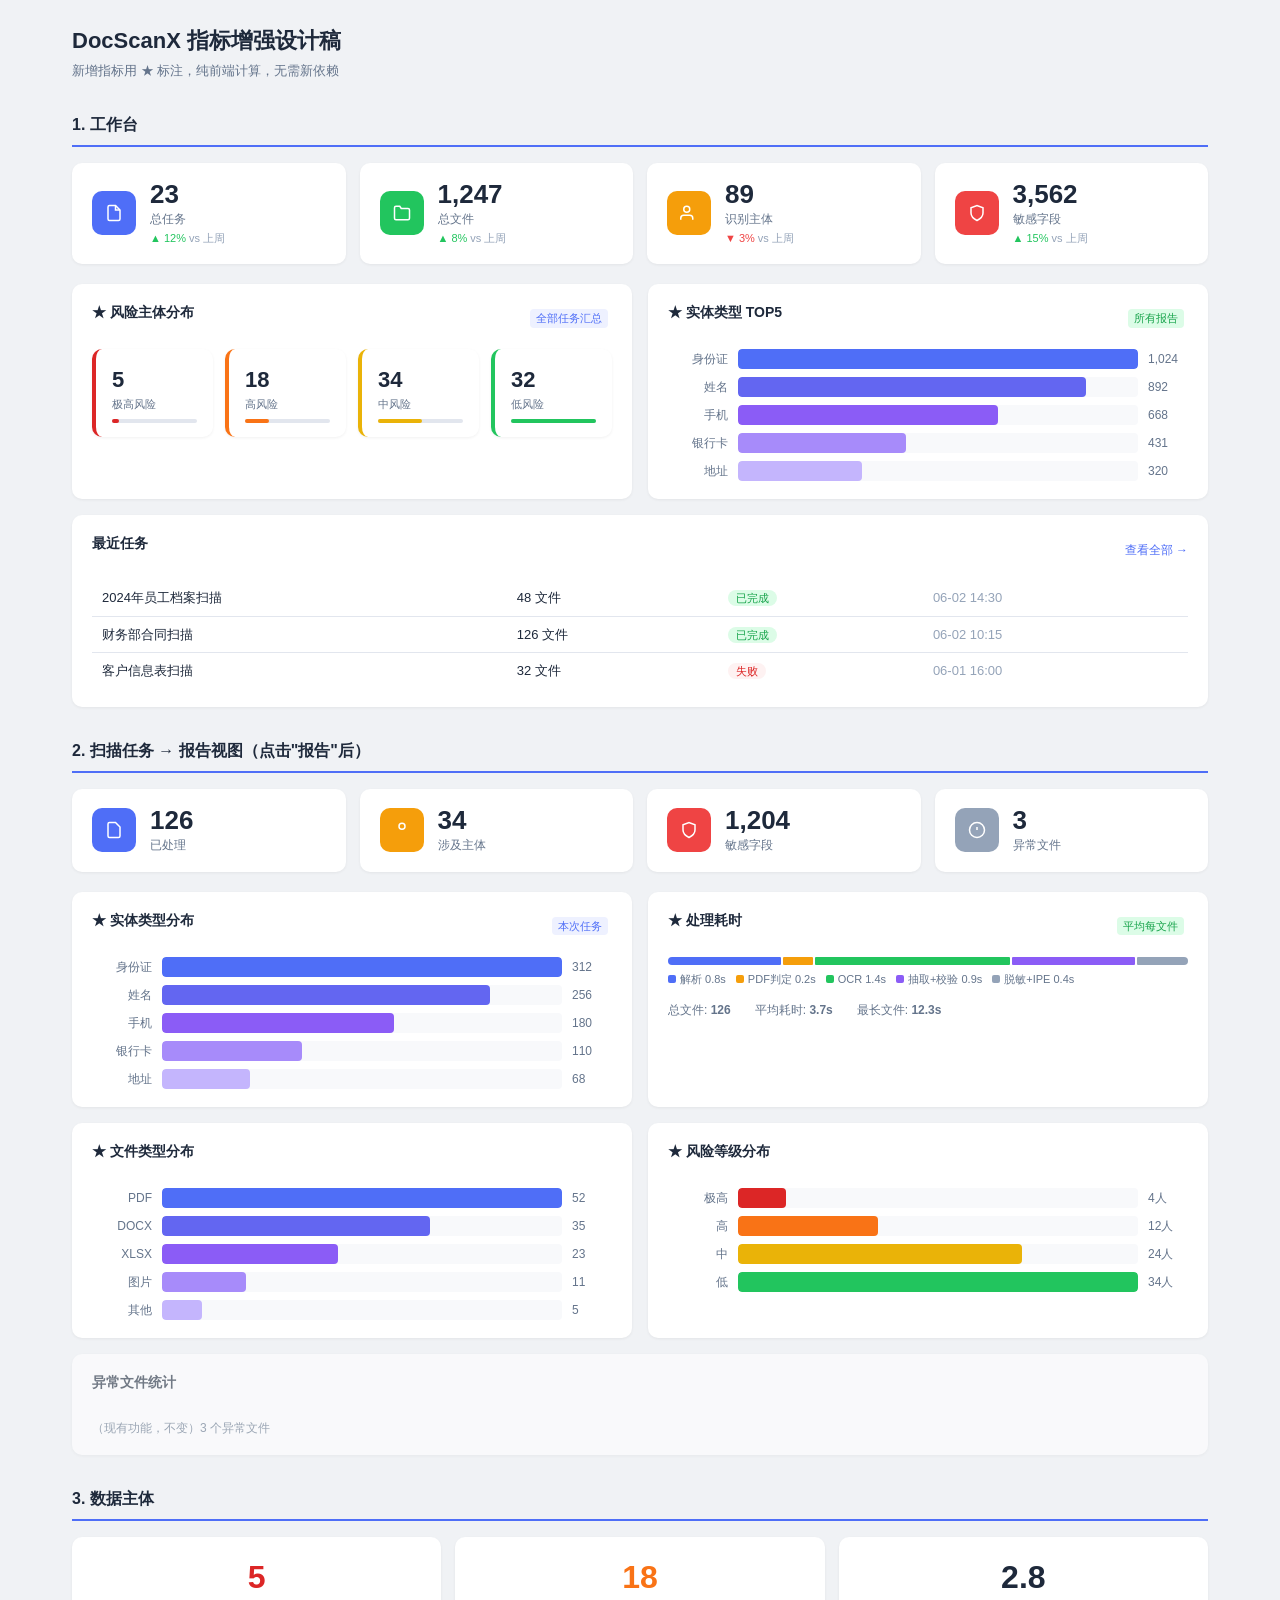
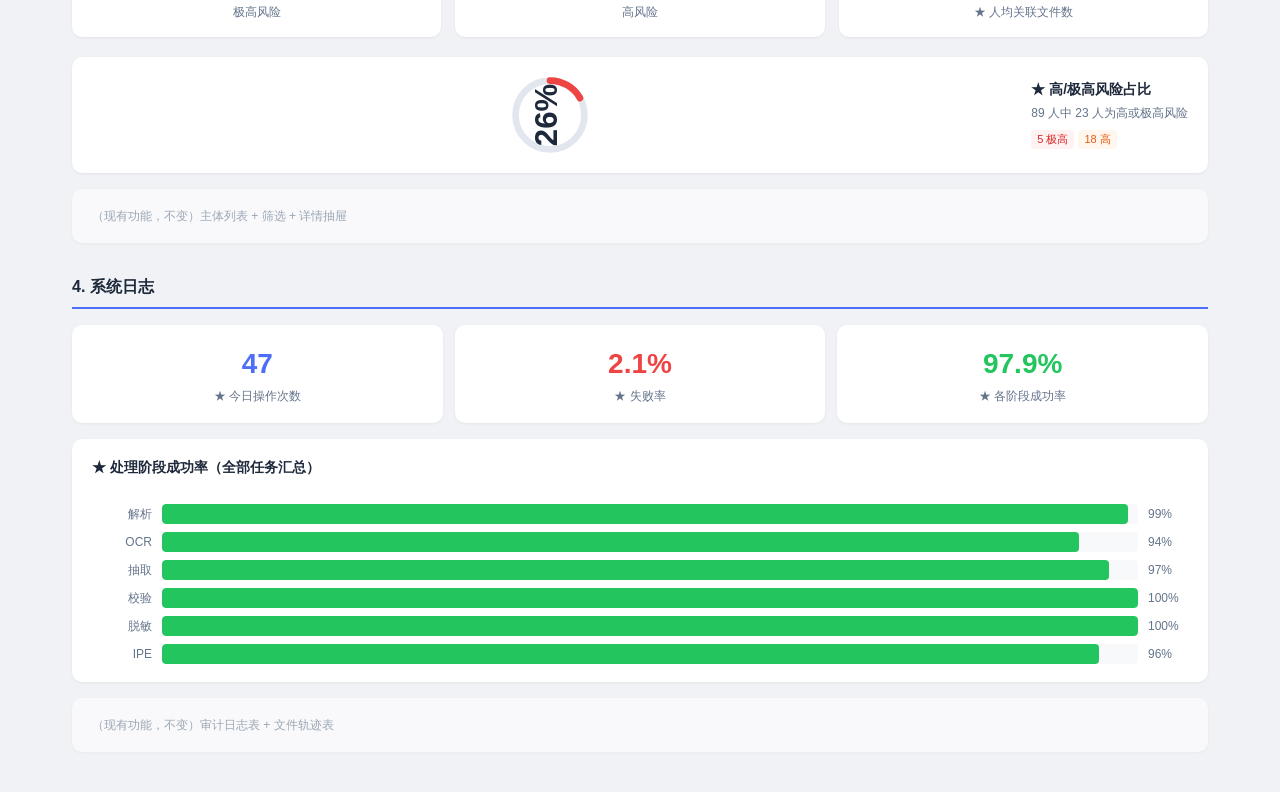
<file: docs/metrics-design-mockup.html>
<!DOCTYPE html>
<html lang="zh-CN">
<head>
<meta charset="UTF-8">
<meta name="viewport" content="width=device-width,initial-scale=1">
<title>DocScanX 指标增强设计稿</title>
<style>
  :root {
    --bg-body: #f0f2f5; --bg-card: #fff; --bg-side: #f8f9fb;
    --primary: #4f6ef7; --primary-light: #eef1ff;
    --text: #1e293b; --text-secondary: #64748b; --text-muted: #94a3b8;
    --border: #e2e6ee; --radius: 10px; --radius-sm: 6px;
    --success: #22c55e; --warning: #f59e0b; --danger: #ef4444;
    --critical: #dc2626; --high: #f97316; --medium: #eab308; --low: #22c55e;
    --shadow-sm: 0 1px 3px rgba(0,0,0,.06);
    --shadow-md: 0 4px 12px rgba(0,0,0,.07);
  }
  * { margin:0; padding:0; box-sizing:border-box; }
  body { font-family:-apple-system,BlinkMacSystemFont,'Segoe UI',Roboto,sans-serif; background:var(--bg-body); color:var(--text); line-height:1.5; padding:24px 32px; max-width:1200px; margin:0 auto; }

  h1 { font-size:22px; margin-bottom:4px; }
  h2 { font-size:16px; margin:32px 0 16px; padding-bottom:8px; border-bottom:2px solid var(--primary); }
  h3 { font-size:14px; margin-bottom:12px; }
  .page-desc { color:var(--text-secondary); font-size:13px; margin-bottom:20px; }

  /* ===== Stat Cards ===== */
  .stat-cards { display:grid; grid-template-columns:repeat(4,1fr); gap:14px; margin-bottom:20px; }
  .stat-card { background:var(--bg-card); border-radius:var(--radius); padding:18px 20px; box-shadow:var(--shadow-sm); display:flex; align-items:center; gap:14px; }
  .stat-icon { width:44px; height:44px; border-radius:10px; display:flex; align-items:center; justify-content:center; flex-shrink:0; }
  .stat-num { font-size:26px; font-weight:700; line-height:1; }
  .stat-label { font-size:12px; color:var(--text-secondary); margin-top:3px; }
  .stat-trend { font-size:11px; margin-top:2px; display:flex; align-items:center; gap:3px; }
  .stat-trend.up { color:var(--success); }
  .stat-trend.down { color:var(--danger); }

  /* ===== Mini Risk Cards ===== */
  .risk-cards { display:grid; grid-template-columns:repeat(4,1fr); gap:12px; margin-bottom:20px; }
  .risk-card { background:var(--bg-card); border-radius:var(--radius); padding:14px 16px; box-shadow:var(--shadow-sm); border-left:4px solid; }
  .risk-card.critical { border-left-color:var(--critical); }
  .risk-card.high { border-left-color:var(--high); }
  .risk-card.medium { border-left-color:var(--medium); }
  .risk-card.low { border-left-color:var(--low); }
  .risk-card .rc-num { font-size:22px; font-weight:700; }
  .risk-card .rc-label { font-size:11px; color:var(--text-secondary); }
  .risk-card .rc-bar { height:4px; border-radius:2px; margin-top:6px; background:var(--border); }
  .risk-card .rc-bar-fill { height:100%; border-radius:2px; }
  .rc-bar-fill.critical { background:var(--critical); }
  .rc-bar-fill.high { background:var(--high); }
  .rc-bar-fill.medium { background:var(--medium); }
  .rc-bar-fill.low { background:var(--low); }

  /* ===== Horizontal Bars (Entity TOP) ===== */
  .bar-list { display:flex; flex-direction:column; gap:8px; }
  .bar-row { display:flex; align-items:center; gap:10px; }
  .bar-label { width:60px; font-size:12px; text-align:right; flex-shrink:0; color:var(--text-secondary); }
  .bar-track { flex:1; height:20px; background:var(--bg-side); border-radius:4px; overflow:hidden; }
  .bar-fill { height:100%; border-radius:4px; transition:width .3s; }
  .bar-count { width:40px; font-size:12px; color:var(--text-secondary); flex-shrink:0; }

  /* ===== Cards ===== */
  .card { background:var(--bg-card); border-radius:var(--radius); padding:18px 20px; box-shadow:var(--shadow-sm); margin-bottom:16px; }
  .card-header-row { display:flex; align-items:center; justify-content:space-between; margin-bottom:14px; }

  /* ===== Grid Layouts ===== */
  .grid-2 { display:grid; grid-template-columns:1fr 1fr; gap:16px; }
  .grid-3 { display:grid; grid-template-columns:repeat(3,1fr); gap:12px; }

  /* ===== Summary Row ===== */
  .summary-row { display:grid; grid-template-columns:repeat(3,1fr); gap:14px; margin-bottom:20px; }
  .summary-card { background:var(--bg-card); border-radius:var(--radius); padding:16px 20px; box-shadow:var(--shadow-sm); text-align:center; }
  .summary-num { font-size:32px; font-weight:700; }
  .summary-label { font-size:12px; color:var(--text-secondary); margin-top:2px; }

  /* ===== Duration Bar ===== */
  .duration-bar { display:flex; gap:2px; height:8px; border-radius:4px; overflow:hidden; margin-top:4px; }
  .duration-seg { height:100%; border-radius:1px; }
  .duration-legend { display:flex; flex-wrap:wrap; gap:10px; margin-top:6px; font-size:11px; color:var(--text-secondary); }
  .duration-legend span { display:flex; align-items:center; gap:4px; }
  .dl-dot { width:8px; height:8px; border-radius:2px; }

  /* ===== Percent Circle ===== */
  .pct-circle { width:80px; height:80px; margin:0 auto; }
  .pct-circle svg { transform:rotate(-90deg); }
  .pct-text { font-size:14px; font-weight:700; fill:var(--text); }

  /* ===== Table ===== */
  .mini-table { width:100%; font-size:13px; border-collapse:collapse; }
  .mini-table td { padding:8px 10px; border-bottom:1px solid var(--border); }
  .mini-table tr:last-child td { border-bottom:none; }
  .badge { font-size:11px; padding:2px 8px; border-radius:10px; font-weight:500; }
  .badge-done { background:#dcfce7; color:#16a34a; }
  .badge-fail { background:#fef2f2; color:#dc2626; }

  /* ===== Tag ===== */
  .tag { display:inline-block; font-size:11px; padding:1px 6px; border-radius:4px; margin-right:4px; }
  .tag-blue { background:var(--primary-light); color:var(--primary); }
  .tag-green { background:#dcfce7; color:#16a34a; }
  .tag-red { background:#fef2f2; color:#dc2626; }
  .tag-orange { background:#fff7ed; color:#ea580c; }

  /* ===== Responsive ===== */
  @media (max-width:768px) {
    .stat-cards { grid-template-columns:repeat(2,1fr); }
    .risk-cards { grid-template-columns:repeat(2,1fr); }
    .grid-2,.grid-3,.summary-row { grid-template-columns:1fr; }
  }
</style>
</head>
<body>

<h1>DocScanX 指标增强设计稿</h1>
<p class="page-desc">新增指标用 ★ 标注，纯前端计算，无需新依赖</p>

<!-- ==================== 1. 工作台 ==================== -->
<h2>1. 工作台</h2>

<!-- 4 张主统计卡 + 趋势 -->
<div class="stat-cards">
  <div class="stat-card">
    <div class="stat-icon" style="background:#4f6ef7"><svg viewBox="0 0 24 24" width="18" height="18" fill="none" stroke="#fff" stroke-width="2"><path d="M14 2H6a2 2 0 0 0-2 2v16a2 2 0 0 0 2 2h12a2 2 0 0 0 2-2V8z"/><polyline points="14 2 14 8 20 8"/></svg></div>
    <div>
      <div class="stat-num">23</div>
      <div class="stat-label">总任务</div>
      <div class="stat-trend up">▲ 12% <span style="color:var(--text-muted);font-weight:400">vs 上周</span></div>
    </div>
  </div>
  <div class="stat-card">
    <div class="stat-icon" style="background:#22c55e"><svg viewBox="0 0 24 24" width="18" height="18" fill="none" stroke="#fff" stroke-width="2"><path d="M22 19a2 2 0 0 1-2 2H4a2 2 0 0 1-2-2V5a2 2 0 0 1 2-2h5l2 3h9a2 2 0 0 1 2 2z"/></svg></div>
    <div>
      <div class="stat-num">1,247</div>
      <div class="stat-label">总文件</div>
      <div class="stat-trend up">▲ 8% <span style="color:var(--text-muted);font-weight:400">vs 上周</span></div>
    </div>
  </div>
  <div class="stat-card">
    <div class="stat-icon" style="background:#f59e0b"><svg viewBox="0 0 24 24" width="18" height="18" fill="none" stroke="#fff" stroke-width="2"><path d="M17 21v-2a4 4 0 0 0-4-4H5a4 4 0 0 0-4 4v2"/><circle cx="9" cy="7" r="4"/></svg></div>
    <div>
      <div class="stat-num">89</div>
      <div class="stat-label">识别主体</div>
      <div class="stat-trend down">▼ 3% <span style="color:var(--text-muted);font-weight:400">vs 上周</span></div>
    </div>
  </div>
  <div class="stat-card">
    <div class="stat-icon" style="background:#ef4444"><svg viewBox="0 0 24 24" width="18" height="18" fill="none" stroke="#fff" stroke-width="2"><path d="M12 22s8-4 8-10V5l-8-3-8 3v7c0 6 8 10 8 10z"/></svg></div>
    <div>
      <div class="stat-num">3,562</div>
      <div class="stat-label">敏感字段</div>
      <div class="stat-trend up">▲ 15% <span style="color:var(--text-muted);font-weight:400">vs 上周</span></div>
    </div>
  </div>
</div>

<!-- ★ 新增：风险分布卡片 + 实体TOP5 双列 -->
<div class="grid-2">
  <div class="card">
    <div class="card-header-row"><h3>★ 风险主体分布</h3><span class="tag tag-blue">全部任务汇总</span></div>
    <div class="risk-cards" style="margin-bottom:0">
      <div class="risk-card critical">
        <div class="rc-num">5</div><div class="rc-label">极高风险</div>
        <div class="rc-bar"><div class="rc-bar-fill critical" style="width:8%"></div></div>
      </div>
      <div class="risk-card high">
        <div class="rc-num">18</div><div class="rc-label">高风险</div>
        <div class="rc-bar"><div class="rc-bar-fill high" style="width:28%"></div></div>
      </div>
      <div class="risk-card medium">
        <div class="rc-num">34</div><div class="rc-label">中风险</div>
        <div class="rc-bar"><div class="rc-bar-fill medium" style="width:52%"></div></div>
      </div>
      <div class="risk-card low">
        <div class="rc-num">32</div><div class="rc-label">低风险</div>
        <div class="rc-bar"><div class="rc-bar-fill low" style="width:100%"></div></div>
      </div>
    </div>
  </div>

  <div class="card">
    <div class="card-header-row"><h3>★ 实体类型 TOP5</h3><span class="tag tag-green">所有报告</span></div>
    <div class="bar-list">
      <div class="bar-row"><span class="bar-label">身份证</span><div class="bar-track"><div class="bar-fill" style="width:100%;background:var(--primary)"></div></div><span class="bar-count">1,024</span></div>
      <div class="bar-row"><span class="bar-label">姓名</span><div class="bar-track"><div class="bar-fill" style="width:87%;background:#6366f1"></div></div><span class="bar-count">892</span></div>
      <div class="bar-row"><span class="bar-label">手机</span><div class="bar-track"><div class="bar-fill" style="width:65%;background:#8b5cf6"></div></div><span class="bar-count">668</span></div>
      <div class="bar-row"><span class="bar-label">银行卡</span><div class="bar-track"><div class="bar-fill" style="width:42%;background:#a78bfa"></div></div><span class="bar-count">431</span></div>
      <div class="bar-row"><span class="bar-label">地址</span><div class="bar-track"><div class="bar-fill" style="width:31%;background:#c4b5fd"></div></div><span class="bar-count">320</span></div>
    </div>
  </div>
</div>

<!-- 最近任务 -->
<div class="card">
  <div class="card-header-row"><h3>最近任务</h3><span style="color:var(--primary);font-size:12px;cursor:pointer">查看全部 →</span></div>
  <table class="mini-table">
    <tr><td style="font-weight:500">2024年员工档案扫描</td><td>48 文件</td><td><span class="badge badge-done">已完成</span></td><td style="color:var(--text-muted)">06-02 14:30</td></tr>
    <tr><td>财务部合同扫描</td><td>126 文件</td><td><span class="badge badge-done">已完成</span></td><td style="color:var(--text-muted)">06-02 10:15</td></tr>
    <tr><td>客户信息表扫描</td><td>32 文件</td><td><span class="badge badge-fail">失败</span></td><td style="color:var(--text-muted)">06-01 16:00</td></tr>
  </table>
</div>


<!-- ==================== 2. 扫描任务 → 报告视图 ==================== -->
<h2>2. 扫描任务 → 报告视图（点击"报告"后）</h2>

<!-- 4 张报告统计卡 -->
<div class="stat-cards">
  <div class="stat-card"><div class="stat-icon" style="background:#4f6ef7"><svg viewBox="0 0 24 24" width="18" height="18" fill="none" stroke="#fff" stroke-width="2"><path d="M14 2H6a2 2 0 0 0-2 2v16a2 2 0 0 0 2 2h12a2 2 0 0 0 2-2V8z"/></svg></div><div><div class="stat-num">126</div><div class="stat-label">已处理</div></div></div>
  <div class="stat-card"><div class="stat-icon" style="background:#f59e0b"><svg viewBox="0 0 24 24" width="18" height="18" fill="none" stroke="#fff" stroke-width="2"><circle cx="12" cy="7" r="4"/></svg></div><div><div class="stat-num">34</div><div class="stat-label">涉及主体</div></div></div>
  <div class="stat-card"><div class="stat-icon" style="background:#ef4444"><svg viewBox="0 0 24 24" width="18" height="18" fill="none" stroke="#fff" stroke-width="2"><path d="M12 22s8-4 8-10V5l-8-3-8 3v7c0 6 8 10 8 10z"/></svg></div><div><div class="stat-num">1,204</div><div class="stat-label">敏感字段</div></div></div>
  <div class="stat-card"><div class="stat-icon" style="background:#94a3b8"><svg viewBox="0 0 24 24" width="18" height="18" fill="none" stroke="#fff" stroke-width="2"><circle cx="12" cy="12" r="10"/><line x1="12" y1="8" x2="12" y2="12"/></svg></div><div><div class="stat-num">3</div><div class="stat-label">异常文件</div></div></div>
</div>

<!-- ★ 新增：实体类型分布 + 处理耗时 双列 -->
<div class="grid-2">
  <div class="card">
    <div class="card-header-row"><h3>★ 实体类型分布</h3><span class="tag tag-blue">本次任务</span></div>
    <div class="bar-list">
      <div class="bar-row"><span class="bar-label">身份证</span><div class="bar-track"><div class="bar-fill" style="width:100%;background:var(--primary)"></div></div><span class="bar-count">312</span></div>
      <div class="bar-row"><span class="bar-label">姓名</span><div class="bar-track"><div class="bar-fill" style="width:82%;background:#6366f1"></div></div><span class="bar-count">256</span></div>
      <div class="bar-row"><span class="bar-label">手机</span><div class="bar-track"><div class="bar-fill" style="width:58%;background:#8b5cf6"></div></div><span class="bar-count">180</span></div>
      <div class="bar-row"><span class="bar-label">银行卡</span><div class="bar-track"><div class="bar-fill" style="width:35%;background:#a78bfa"></div></div><span class="bar-count">110</span></div>
      <div class="bar-row"><span class="bar-label">地址</span><div class="bar-track"><div class="bar-fill" style="width:22%;background:#c4b5fd"></div></div><span class="bar-count">68</span></div>
    </div>
  </div>

  <div class="card">
    <div class="card-header-row"><h3>★ 处理耗时</h3><span class="tag tag-green">平均每文件</span></div>
    <!-- 堆叠耗时条 -->
    <div class="duration-bar">
      <div class="duration-seg" style="width:22%;background:#4f6ef7"></div>
      <div class="duration-seg" style="width:6%;background:#f59e0b"></div>
      <div class="duration-seg" style="width:38%;background:#22c55e"></div>
      <div class="duration-seg" style="width:24%;background:#8b5cf6"></div>
      <div class="duration-seg" style="width:10%;background:#94a3b8"></div>
    </div>
    <div class="duration-legend">
      <span><span class="dl-dot" style="background:#4f6ef7"></span> 解析 0.8s</span>
      <span><span class="dl-dot" style="background:#f59e0b"></span> PDF判定 0.2s</span>
      <span><span class="dl-dot" style="background:#22c55e"></span> OCR 1.4s</span>
      <span><span class="dl-dot" style="background:#8b5cf6"></span> 抽取+校验 0.9s</span>
      <span><span class="dl-dot" style="background:#94a3b8"></span> 脱敏+IPE 0.4s</span>
    </div>
    <div style="margin-top:14px;font-size:12px;color:var(--text-secondary);display:flex;gap:24px">
      <div>总文件: <strong>126</strong></div>
      <div>平均耗时: <strong>3.7s</strong></div>
      <div>最长文件: <strong>12.3s</strong></div>
    </div>
  </div>
</div>

<!-- ★ 新增：文件类型分布 + 风险分布 -->
<div class="grid-2">
  <div class="card">
    <div class="card-header-row"><h3>★ 文件类型分布</h3></div>
    <div class="bar-list">
      <div class="bar-row"><span class="bar-label">PDF</span><div class="bar-track"><div class="bar-fill" style="width:100%;background:#4f6ef7"></div></div><span class="bar-count">52</span></div>
      <div class="bar-row"><span class="bar-label">DOCX</span><div class="bar-track"><div class="bar-fill" style="width:67%;background:#6366f1"></div></div><span class="bar-count">35</span></div>
      <div class="bar-row"><span class="bar-label">XLSX</span><div class="bar-track"><div class="bar-fill" style="width:44%;background:#8b5cf6"></div></div><span class="bar-count">23</span></div>
      <div class="bar-row"><span class="bar-label">图片</span><div class="bar-track"><div class="bar-fill" style="width:21%;background:#a78bfa"></div></div><span class="bar-count">11</span></div>
      <div class="bar-row"><span class="bar-label">其他</span><div class="bar-track"><div class="bar-fill" style="width:10%;background:#c4b5fd"></div></div><span class="bar-count">5</span></div>
    </div>
  </div>

  <div class="card">
    <div class="card-header-row"><h3>★ 风险等级分布</h3></div>
    <div class="bar-list">
      <div class="bar-row"><span class="bar-label">极高</span><div class="bar-track"><div class="bar-fill" style="width:12%;background:var(--critical)"></div></div><span class="bar-count">4人</span></div>
      <div class="bar-row"><span class="bar-label">高</span><div class="bar-track"><div class="bar-fill" style="width:35%;background:var(--high)"></div></div><span class="bar-count">12人</span></div>
      <div class="bar-row"><span class="bar-label">中</span><div class="bar-track"><div class="bar-fill" style="width:71%;background:var(--medium)"></div></div><span class="bar-count">24人</span></div>
      <div class="bar-row"><span class="bar-label">低</span><div class="bar-track"><div class="bar-fill" style="width:100%;background:var(--low)"></div></div><span class="bar-count">34人</span></div>
    </div>
  </div>
</div>

<!-- 异常文件 (existing) -->
<div class="card" style="opacity:0.6">
  <div class="card-header-row"><h3>异常文件统计</h3></div>
  <div style="font-size:12px;color:var(--text-secondary)">（现有功能，不变）3 个异常文件</div>
</div>


<!-- ==================== 3. 数据主体 ==================== -->
<h2>3. 数据主体</h2>

<!-- ★ 新增：摘要行 -->
<div class="summary-row">
  <div class="summary-card">
    <div class="summary-num" style="color:var(--critical)">5</div>
    <div class="summary-label">极高风险</div>
  </div>
  <div class="summary-card">
    <div class="summary-num" style="color:var(--high)">18</div>
    <div class="summary-label">高风险</div>
  </div>
  <div class="summary-card">
    <div class="summary-num">2.8</div>
    <div class="summary-label">★ 人均关联文件数</div>
  </div>
</div>

<!-- ★ 新增：高风险占比大数字 -->
<div class="card">
  <div style="display:flex;align-items:center;gap:24px">
    <div class="pct-circle">
      <svg viewBox="0 0 36 36" width="80" height="80">
        <circle cx="18" cy="18" r="15.5" fill="none" stroke="var(--border)" stroke-width="3"/>
        <circle cx="18" cy="18" r="15.5" fill="none" stroke="var(--danger)" stroke-width="3"
          stroke-dasharray="16.3 97.4" stroke-linecap="round"/>
        <text x="18" y="21" text-anchor="middle" class="pct-text">26%</text>
      </svg>
    </div>
    <div>
      <div style="font-size:14px;font-weight:600">★ 高/极高风险占比</div>
      <div style="font-size:12px;color:var(--text-secondary);margin-top:4px">89 人中 23 人为高或极高风险</div>
      <div style="margin-top:4px"><span class="tag tag-red">5 极高</span><span class="tag tag-orange">18 高</span></div>
    </div>
  </div>
</div>

<div class="card" style="opacity:0.6">
  <div style="font-size:12px;color:var(--text-secondary)">（现有功能，不变）主体列表 + 筛选 + 详情抽屉</div>
</div>


<!-- ==================== 4. 系统日志 ==================== -->
<h2>4. 系统日志</h2>

<div class="grid-3">
  <div class="card" style="text-align:center">
    <div class="summary-num" style="font-size:28px;color:var(--primary)">47</div>
    <div class="summary-label">★ 今日操作次数</div>
  </div>
  <div class="card" style="text-align:center">
    <div class="summary-num" style="font-size:28px;color:var(--danger)">2.1%</div>
    <div class="summary-label">★ 失败率</div>
  </div>
  <div class="card" style="text-align:center">
    <div class="summary-num" style="font-size:28px;color:var(--success)">97.9%</div>
    <div class="summary-label">★ 各阶段成功率</div>
  </div>
</div>

<!-- ★ 新增：各阶段成功率 -->
<div class="card">
  <div class="card-header-row"><h3>★ 处理阶段成功率（全部任务汇总）</h3></div>
  <div class="bar-list">
    <div class="bar-row"><span class="bar-label">解析</span><div class="bar-track"><div class="bar-fill" style="width:99%;background:var(--success)"></div></div><span class="bar-count">99%</span></div>
    <div class="bar-row"><span class="bar-label">OCR</span><div class="bar-track"><div class="bar-fill" style="width:94%;background:var(--success)"></div></div><span class="bar-count">94%</span></div>
    <div class="bar-row"><span class="bar-label">抽取</span><div class="bar-track"><div class="bar-fill" style="width:97%;background:var(--success)"></div></div><span class="bar-count">97%</span></div>
    <div class="bar-row"><span class="bar-label">校验</span><div class="bar-track"><div class="bar-fill" style="width:100%;background:var(--success)"></div></div><span class="bar-count">100%</span></div>
    <div class="bar-row"><span class="bar-label">脱敏</span><div class="bar-track"><div class="bar-fill" style="width:100%;background:var(--success)"></div></div><span class="bar-count">100%</span></div>
    <div class="bar-row"><span class="bar-label">IPE</span><div class="bar-track"><div class="bar-fill" style="width:96%;background:var(--success)"></div></div><span class="bar-count">96%</span></div>
  </div>
</div>

<div class="card" style="opacity:0.6">
  <div style="font-size:12px;color:var(--text-secondary)">（现有功能，不变）审计日志表 + 文件轨迹表</div>
</div>

</body>
</html>
</file>
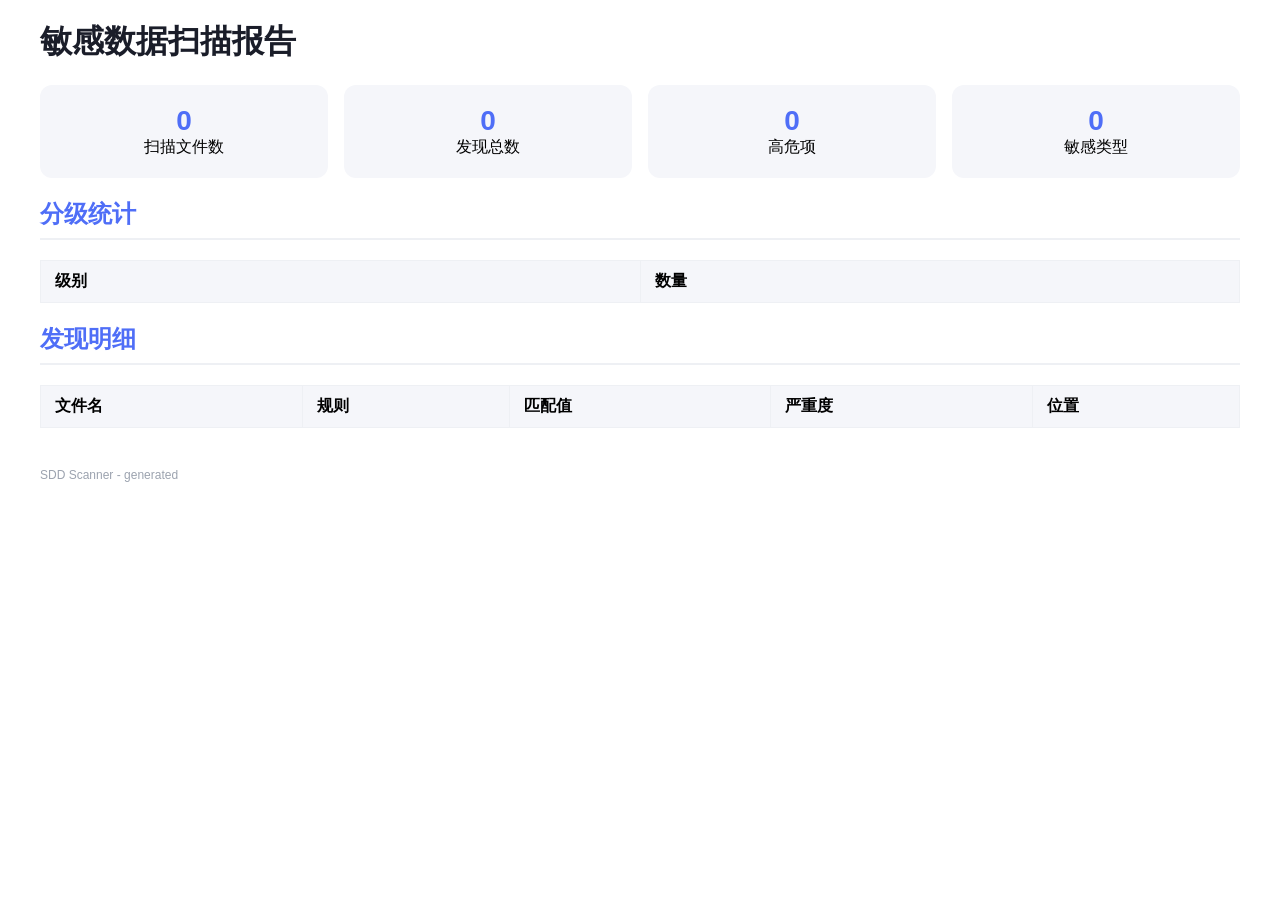
<file: testfile/report_4e340efe.html>
<html><head><meta charset="utf-8"><title>扫描报告 - test_5mb.json</title>
<style>body{font-family:sans-serif;padding:20px;max-width:1200px;margin:auto}
h1{color:#1a1d29}h2{color:#4f6ef7;border-bottom:2px solid #eef0f4;padding-bottom:8px}
table{width:100%;border-collapse:collapse;margin:16px 0}
th,td{padding:10px 14px;text-align:left;border:1px solid #eef0f4}
th{background:#f5f6fa;font-weight:600}
.critical{color:#e74c3c;font-weight:700}.high{color:#e67e22}.medium{color:#f39c12}
.summary{display:grid;grid-template-columns:repeat(4,1fr);gap:16px;margin:16px 0}
.summary div{background:#f5f6fa;padding:20px;border-radius:12px;text-align:center}
.summary div strong{font-size:28px;display:block;color:#4f6ef7}
</style></head><body>
<h1>敏感数据扫描报告</h1>
<div class="summary"><div><strong>0</strong>扫描文件数</div>
<div><strong>0</strong>发现总数</div><div><strong>0</strong>高危项</div>
<div><strong>0</strong>敏感类型</div></div>
<h2>分级统计</h2><table><tr><th>级别</th><th>数量</th></tr>
</table>
<h2>发现明细</h2><table><tr><th>文件名</th><th>规则</th><th>匹配值</th><th>严重度</th><th>位置</th></tr>
</table>
<p style="color:#9ca3af;font-size:12px;margin-top:40px">SDD Scanner - generated</p>
</body></html>
</file>
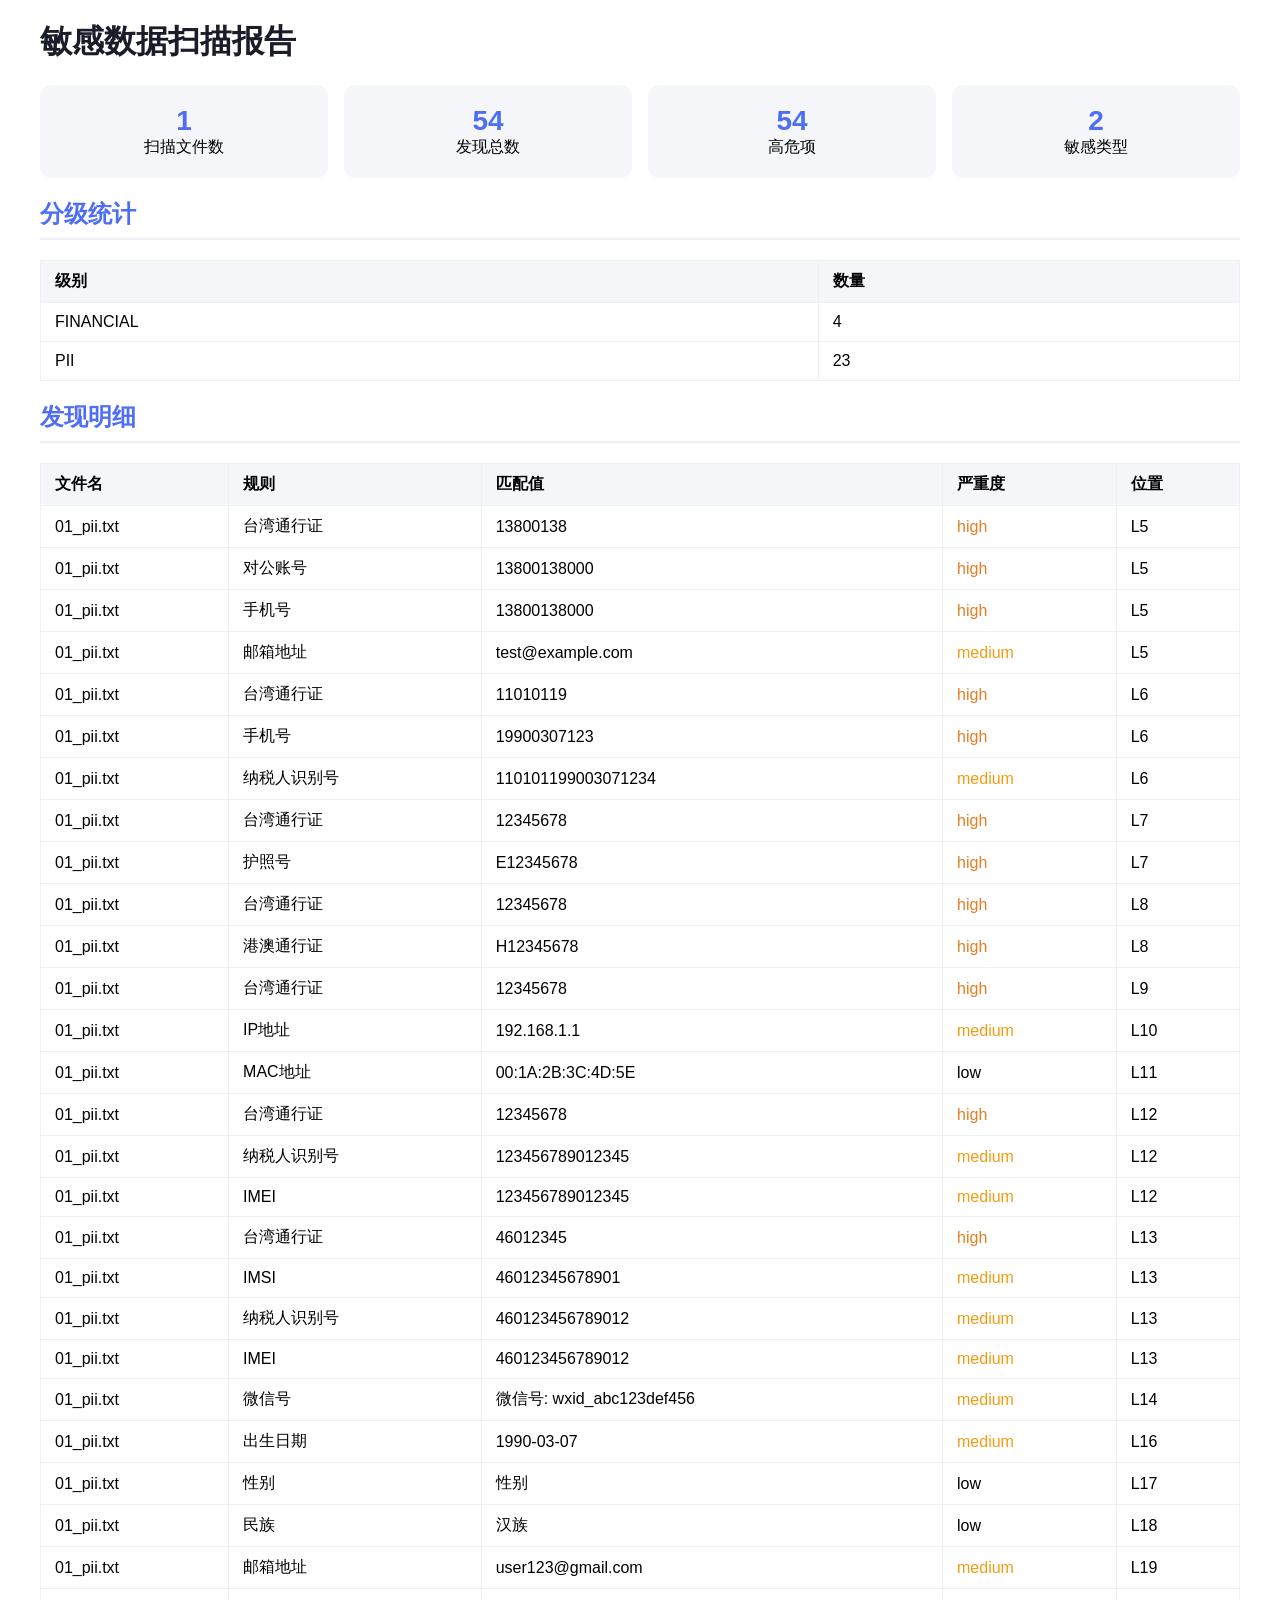
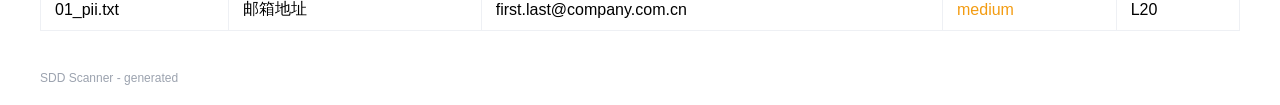
<file: testfile/report_有敏感5.html>
<html><head><meta charset="utf-8"><title>扫描报告 - 测试扫描</title>
<style>body{font-family:sans-serif;padding:20px;max-width:1200px;margin:auto}
h1{color:#1a1d29}h2{color:#4f6ef7;border-bottom:2px solid #eef0f4;padding-bottom:8px}
table{width:100%;border-collapse:collapse;margin:16px 0}
th,td{padding:10px 14px;text-align:left;border:1px solid #eef0f4}
th{background:#f5f6fa;font-weight:600}
.critical{color:#e74c3c;font-weight:700}.high{color:#e67e22}.medium{color:#f39c12}
.summary{display:grid;grid-template-columns:repeat(4,1fr);gap:16px;margin:16px 0}
.summary div{background:#f5f6fa;padding:20px;border-radius:12px;text-align:center}
.summary div strong{font-size:28px;display:block;color:#4f6ef7}
</style></head><body>
<h1>敏感数据扫描报告</h1>
<div class="summary"><div><strong>1</strong>扫描文件数</div>
<div><strong>54</strong>发现总数</div><div><strong>54</strong>高危项</div>
<div><strong>2</strong>敏感类型</div></div>
<h2>分级统计</h2><table><tr><th>级别</th><th>数量</th></tr>
<tr><td>FINANCIAL</td><td>4</td></tr><tr><td>PII</td><td>23</td></tr></table>
<h2>发现明细</h2><table><tr><th>文件名</th><th>规则</th><th>匹配值</th><th>严重度</th><th>位置</th></tr>
<tr><td>01_pii.txt</td><td>台湾通行证</td><td>13800138</td>
<td class="high">high</td><td>L5</td></tr><tr><td>01_pii.txt</td><td>对公账号</td><td>13800138000</td>
<td class="high">high</td><td>L5</td></tr><tr><td>01_pii.txt</td><td>手机号</td><td>13800138000</td>
<td class="high">high</td><td>L5</td></tr><tr><td>01_pii.txt</td><td>邮箱地址</td><td>test@example.com</td>
<td class="medium">medium</td><td>L5</td></tr><tr><td>01_pii.txt</td><td>台湾通行证</td><td>11010119</td>
<td class="high">high</td><td>L6</td></tr><tr><td>01_pii.txt</td><td>手机号</td><td>19900307123</td>
<td class="high">high</td><td>L6</td></tr><tr><td>01_pii.txt</td><td>纳税人识别号</td><td>110101199003071234</td>
<td class="medium">medium</td><td>L6</td></tr><tr><td>01_pii.txt</td><td>台湾通行证</td><td>12345678</td>
<td class="high">high</td><td>L7</td></tr><tr><td>01_pii.txt</td><td>护照号</td><td>E12345678</td>
<td class="high">high</td><td>L7</td></tr><tr><td>01_pii.txt</td><td>台湾通行证</td><td>12345678</td>
<td class="high">high</td><td>L8</td></tr><tr><td>01_pii.txt</td><td>港澳通行证</td><td>H12345678</td>
<td class="high">high</td><td>L8</td></tr><tr><td>01_pii.txt</td><td>台湾通行证</td><td>12345678</td>
<td class="high">high</td><td>L9</td></tr><tr><td>01_pii.txt</td><td>IP地址</td><td>192.168.1.1</td>
<td class="medium">medium</td><td>L10</td></tr><tr><td>01_pii.txt</td><td>MAC地址</td><td>00:1A:2B:3C:4D:5E</td>
<td class="low">low</td><td>L11</td></tr><tr><td>01_pii.txt</td><td>台湾通行证</td><td>12345678</td>
<td class="high">high</td><td>L12</td></tr><tr><td>01_pii.txt</td><td>纳税人识别号</td><td>123456789012345</td>
<td class="medium">medium</td><td>L12</td></tr><tr><td>01_pii.txt</td><td>IMEI</td><td>123456789012345</td>
<td class="medium">medium</td><td>L12</td></tr><tr><td>01_pii.txt</td><td>台湾通行证</td><td>46012345</td>
<td class="high">high</td><td>L13</td></tr><tr><td>01_pii.txt</td><td>IMSI</td><td>46012345678901</td>
<td class="medium">medium</td><td>L13</td></tr><tr><td>01_pii.txt</td><td>纳税人识别号</td><td>460123456789012</td>
<td class="medium">medium</td><td>L13</td></tr><tr><td>01_pii.txt</td><td>IMEI</td><td>460123456789012</td>
<td class="medium">medium</td><td>L13</td></tr><tr><td>01_pii.txt</td><td>微信号</td><td>微信号: wxid_abc123def456</td>
<td class="medium">medium</td><td>L14</td></tr><tr><td>01_pii.txt</td><td>出生日期</td><td>1990-03-07</td>
<td class="medium">medium</td><td>L16</td></tr><tr><td>01_pii.txt</td><td>性别</td><td>性别</td>
<td class="low">low</td><td>L17</td></tr><tr><td>01_pii.txt</td><td>民族</td><td>汉族</td>
<td class="low">low</td><td>L18</td></tr><tr><td>01_pii.txt</td><td>邮箱地址</td><td>user123@gmail.com</td>
<td class="medium">medium</td><td>L19</td></tr><tr><td>01_pii.txt</td><td>邮箱地址</td><td>first.last@company.com.cn</td>
<td class="medium">medium</td><td>L20</td></tr></table>
<p style="color:#9ca3af;font-size:12px;margin-top:40px">SDD Scanner - generated</p>
</body></html>
</file>
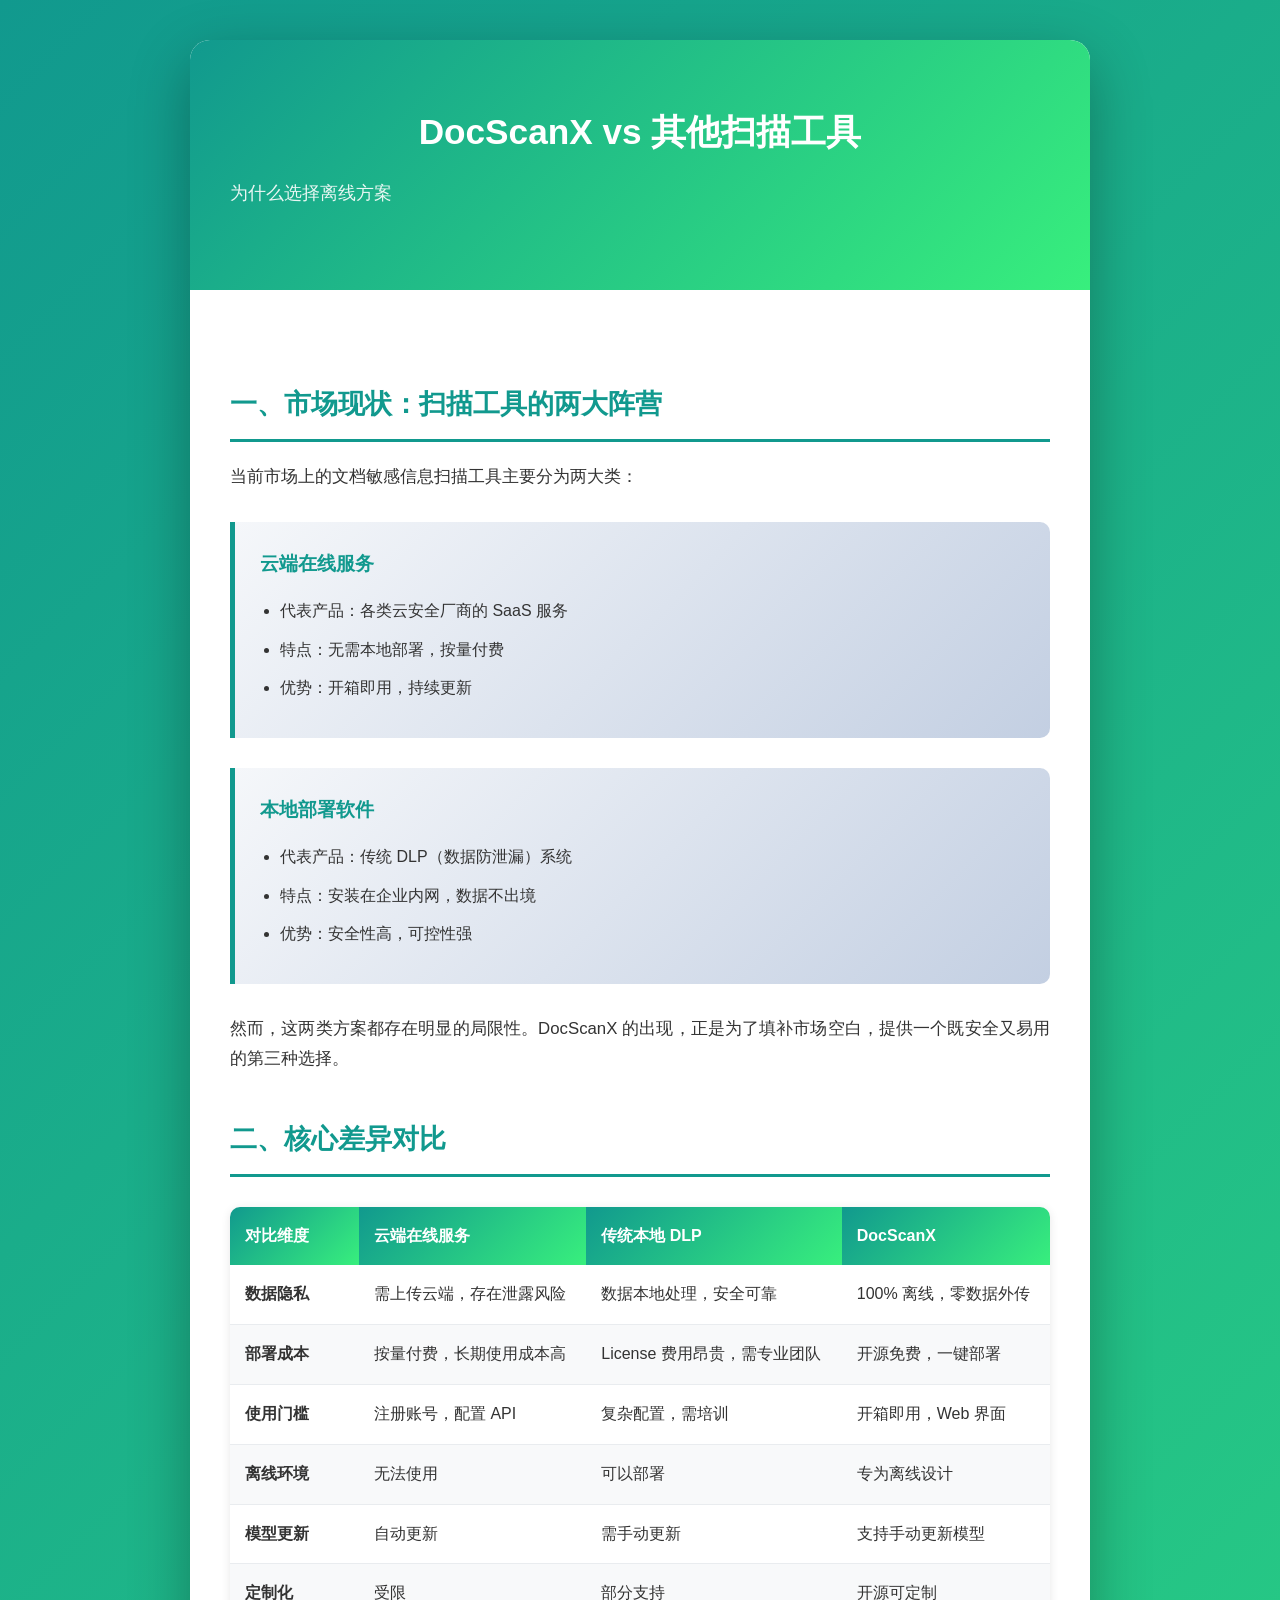
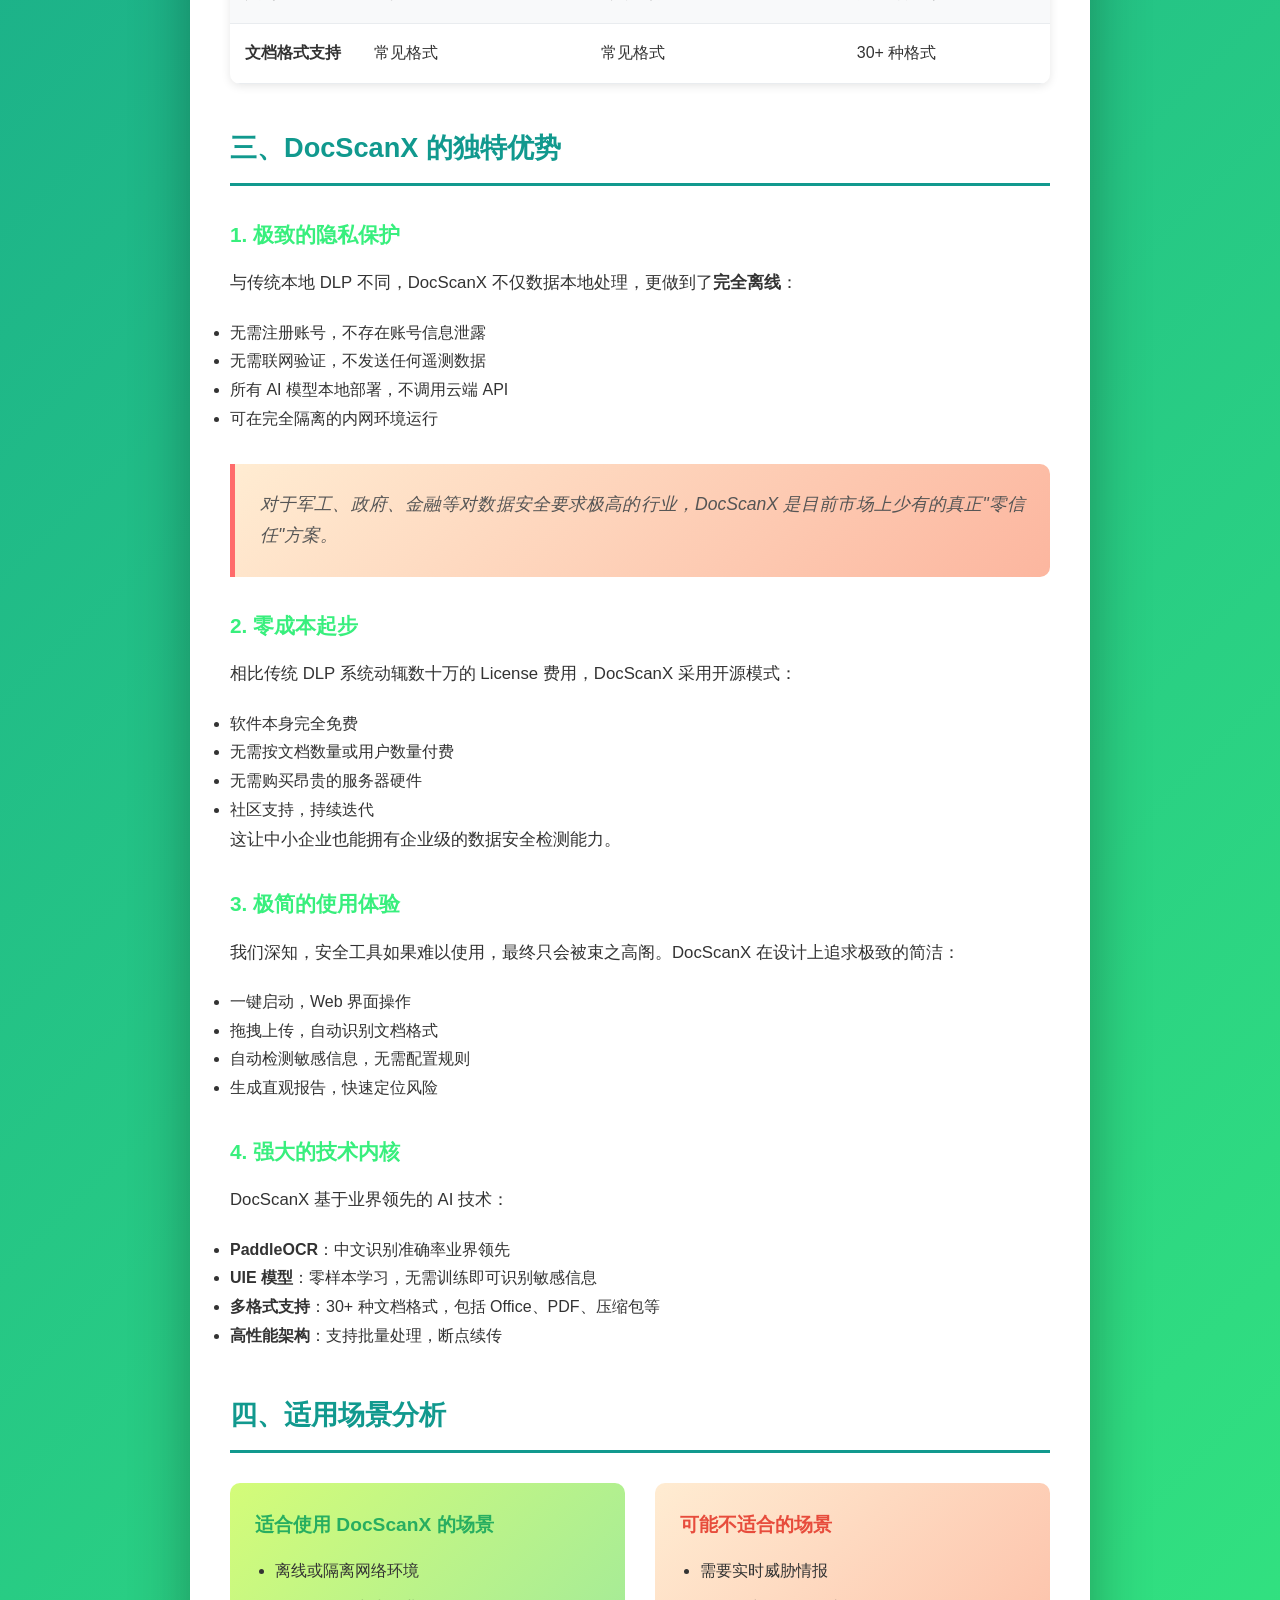
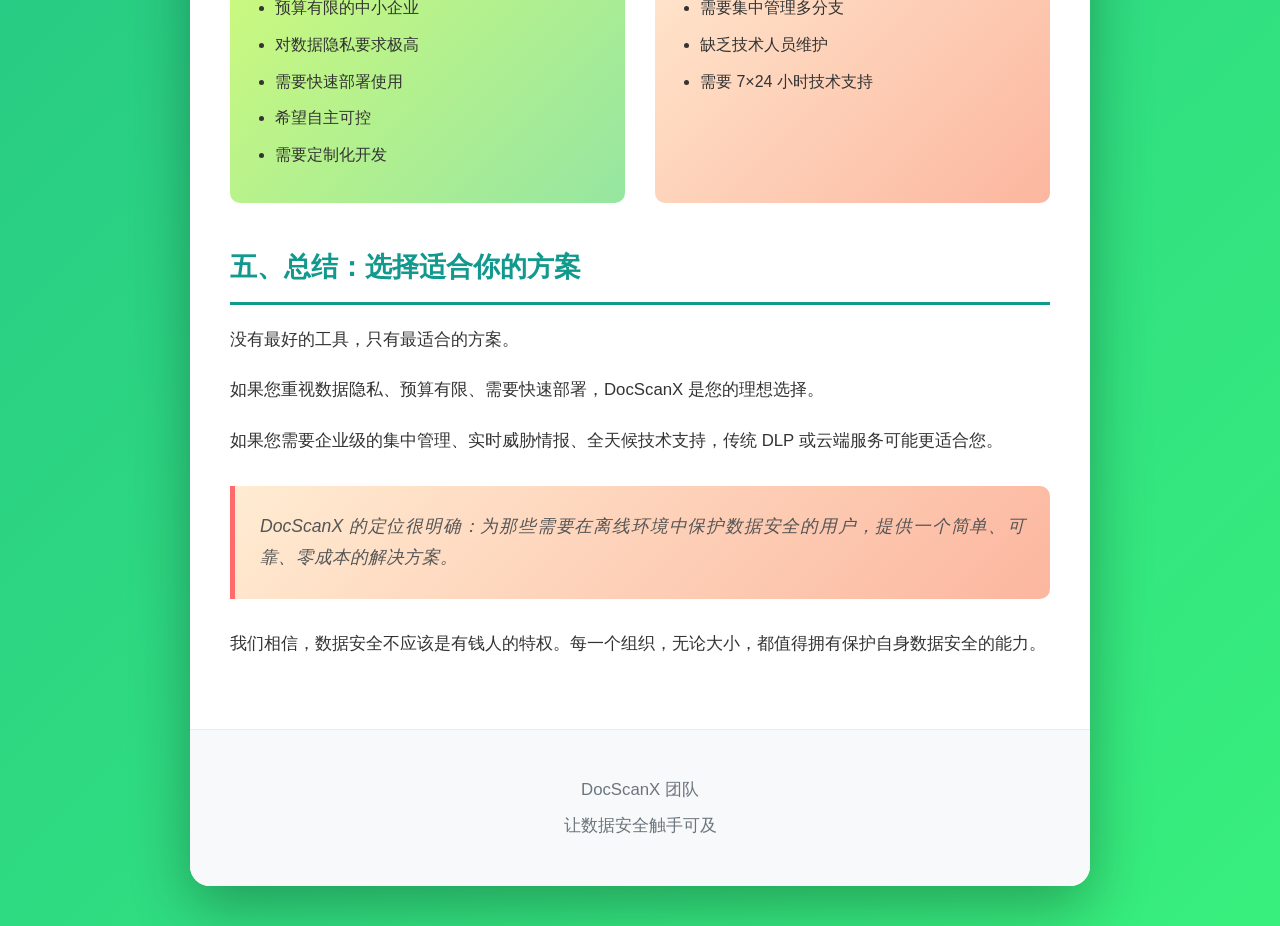
<file: docs/articles/docscanx-comparison.html>
<!DOCTYPE html>
<html lang="zh-CN">
<head>
    <meta charset="UTF-8">
    <meta name="viewport" content="width=device-width, initial-scale=1.0">
    <title>DocScanX vs 其他扫描工具：为什么选择离线方案</title>
    <style>
        * {
            margin: 0;
            padding: 0;
            box-sizing: border-box;
        }
        
        body {
            font-family: -apple-system, BlinkMacSystemFont, "Segoe UI", Roboto, "Helvetica Neue", Arial, sans-serif;
            line-height: 1.8;
            color: #333;
            background: linear-gradient(135deg, #11998e 0%, #38ef7d 100%);
            min-height: 100vh;
            padding: 40px 20px;
        }
        
        .container {
            max-width: 900px;
            margin: 0 auto;
            background: white;
            border-radius: 20px;
            box-shadow: 0 20px 60px rgba(0,0,0,0.3);
            overflow: hidden;
        }
        
        .header {
            background: linear-gradient(135deg, #11998e 0%, #38ef7d 100%);
            color: white;
            padding: 60px 40px;
            text-align: center;
        }
        
        .header h1 {
            font-size: 2.2em;
            margin-bottom: 15px;
            font-weight: 700;
        }
        
        .header .subtitle {
            font-size: 1.1em;
            opacity: 0.9;
            font-weight: 300;
        }
        
        .content {
            padding: 50px 40px;
        }
        
        h2 {
            color: #11998e;
            font-size: 1.7em;
            margin: 40px 0 20px 0;
            padding-bottom: 10px;
            border-bottom: 3px solid #11998e;
        }
        
        h3 {
            color: #38ef7d;
            font-size: 1.3em;
            margin: 30px 0 15px 0;
        }
        
        p {
            margin-bottom: 20px;
            text-align: justify;
            font-size: 1.05em;
        }
        
        .comparison-table {
            width: 100%;
            border-collapse: collapse;
            margin: 30px 0;
            box-shadow: 0 2px 10px rgba(0,0,0,0.1);
            border-radius: 10px;
            overflow: hidden;
        }
        
        .comparison-table th {
            background: linear-gradient(135deg, #11998e 0%, #38ef7d 100%);
            color: white;
            padding: 15px;
            text-align: left;
            font-weight: 600;
        }
        
        .comparison-table td {
            padding: 15px;
            border-bottom: 1px solid #e9ecef;
        }
        
        .comparison-table tr:nth-child(even) {
            background: #f8f9fa;
        }
        
        .comparison-table tr:hover {
            background: #e9ecef;
        }
        
        .feature-box {
            background: linear-gradient(135deg, #f5f7fa 0%, #c3cfe2 100%);
            border-left: 5px solid #11998e;
            padding: 25px;
            margin: 30px 0;
            border-radius: 0 10px 10px 0;
        }
        
        .feature-box h4 {
            color: #11998e;
            margin-bottom: 15px;
            font-size: 1.2em;
        }
        
        .feature-box ul {
            margin: 0;
            padding-left: 20px;
        }
        
        .feature-box li {
            margin-bottom: 10px;
        }
        
        .highlight-box {
            background: linear-gradient(135deg, #ffecd2 0%, #fcb69f 100%);
            border-left: 5px solid #ff6b6b;
            padding: 25px;
            margin: 30px 0;
            border-radius: 0 10px 10px 0;
        }
        
        .highlight-box p {
            margin: 0;
            font-style: italic;
            font-size: 1.1em;
            color: #555;
        }
        
        .pros-cons {
            display: grid;
            grid-template-columns: 1fr 1fr;
            gap: 30px;
            margin: 30px 0;
        }
        
        .pros, .cons {
            padding: 25px;
            border-radius: 10px;
        }
        
        .pros {
            background: linear-gradient(135deg, #d4fc79 0%, #96e6a1 100%);
        }
        
        .cons {
            background: linear-gradient(135deg, #ffecd2 0%, #fcb69f 100%);
        }
        
        .pros h4, .cons h4 {
            margin-bottom: 15px;
            font-size: 1.2em;
        }
        
        .pros h4 {
            color: #27ae60;
        }
        
        .cons h4 {
            color: #e74c3c;
        }
        
        .pros ul, .cons ul {
            margin: 0;
            padding-left: 20px;
        }
        
        .pros li, .cons li {
            margin-bottom: 8px;
        }
        
        .footer {
            background: #f8f9fa;
            padding: 40px;
            text-align: center;
            border-top: 1px solid #e9ecef;
        }
        
        .footer p {
            color: #6c757d;
            margin: 5px 0;
            text-align: center;
        }
        
        @media (max-width: 768px) {
            .pros-cons {
                grid-template-columns: 1fr;
            }
            
            .header h1 {
                font-size: 1.6em;
            }
            
            .content {
                padding: 30px 20px;
            }
            
            .comparison-table {
                font-size: 0.9em;
            }
            
            .comparison-table th,
            .comparison-table td {
                padding: 10px;
            }
        }
    </style>
</head>
<body>
    <div class="container">
        <header class="header">
            <h1>DocScanX vs 其他扫描工具</h1>
            <p class="subtitle">为什么选择离线方案</p>
        </header>
        
        <article class="content">
            <h2>一、市场现状：扫描工具的两大阵营</h2>
            
            <p>当前市场上的文档敏感信息扫描工具主要分为两大类：</p>
            
            <div class="feature-box">
                <h4>云端在线服务</h4>
                <ul>
                    <li>代表产品：各类云安全厂商的 SaaS 服务</li>
                    <li>特点：无需本地部署，按量付费</li>
                    <li>优势：开箱即用，持续更新</li>
                </ul>
            </div>
            
            <div class="feature-box">
                <h4>本地部署软件</h4>
                <ul>
                    <li>代表产品：传统 DLP（数据防泄漏）系统</li>
                    <li>特点：安装在企业内网，数据不出境</li>
                    <li>优势：安全性高，可控性强</li>
                </ul>
            </div>
            
            <p>然而，这两类方案都存在明显的局限性。DocScanX 的出现，正是为了填补市场空白，提供一个既安全又易用的第三种选择。</p>
            
            <h2>二、核心差异对比</h2>
            
            <table class="comparison-table">
                <thead>
                    <tr>
                        <th>对比维度</th>
                        <th>云端在线服务</th>
                        <th>传统本地 DLP</th>
                        <th>DocScanX</th>
                    </tr>
                </thead>
                <tbody>
                    <tr>
                        <td><strong>数据隐私</strong></td>
                        <td>需上传云端，存在泄露风险</td>
                        <td>数据本地处理，安全可靠</td>
                        <td>100% 离线，零数据外传</td>
                    </tr>
                    <tr>
                        <td><strong>部署成本</strong></td>
                        <td>按量付费，长期使用成本高</td>
                        <td>License 费用昂贵，需专业团队</td>
                        <td>开源免费，一键部署</td>
                    </tr>
                    <tr>
                        <td><strong>使用门槛</strong></td>
                        <td>注册账号，配置 API</td>
                        <td>复杂配置，需培训</td>
                        <td>开箱即用，Web 界面</td>
                    </tr>
                    <tr>
                        <td><strong>离线环境</strong></td>
                        <td>无法使用</td>
                        <td>可以部署</td>
                        <td>专为离线设计</td>
                    </tr>
                    <tr>
                        <td><strong>模型更新</strong></td>
                        <td>自动更新</td>
                        <td>需手动更新</td>
                        <td>支持手动更新模型</td>
                    </tr>
                    <tr>
                        <td><strong>定制化</strong></td>
                        <td>受限</td>
                        <td>部分支持</td>
                        <td>开源可定制</td>
                    </tr>
                    <tr>
                        <td><strong>文档格式支持</strong></td>
                        <td>常见格式</td>
                        <td>常见格式</td>
                        <td>30+ 种格式</td>
                    </tr>
                </tbody>
            </table>
            
            <h2>三、DocScanX 的独特优势</h2>
            
            <h3>1. 极致的隐私保护</h3>
            
            <p>与传统本地 DLP 不同，DocScanX 不仅数据本地处理，更做到了<strong>完全离线</strong>：</p>
            
            <ul>
                <li>无需注册账号，不存在账号信息泄露</li>
                <li>无需联网验证，不发送任何遥测数据</li>
                <li>所有 AI 模型本地部署，不调用云端 API</li>
                <li>可在完全隔离的内网环境运行</li>
            </ul>
            
            <div class="highlight-box">
                <p>对于军工、政府、金融等对数据安全要求极高的行业，DocScanX 是目前市场上少有的真正"零信任"方案。</p>
            </div>
            
            <h3>2. 零成本起步</h3>
            
            <p>相比传统 DLP 系统动辄数十万的 License 费用，DocScanX 采用开源模式：</p>
            
            <ul>
                <li>软件本身完全免费</li>
                <li>无需按文档数量或用户数量付费</li>
                <li>无需购买昂贵的服务器硬件</li>
                <li>社区支持，持续迭代</li>
            </ul>
            
            <p>这让中小企业也能拥有企业级的数据安全检测能力。</p>
            
            <h3>3. 极简的使用体验</h3>
            
            <p>我们深知，安全工具如果难以使用，最终只会被束之高阁。DocScanX 在设计上追求极致的简洁：</p>
            
            <ul>
                <li>一键启动，Web 界面操作</li>
                <li>拖拽上传，自动识别文档格式</li>
                <li>自动检测敏感信息，无需配置规则</li>
                <li>生成直观报告，快速定位风险</li>
            </ul>
            
            <h3>4. 强大的技术内核</h3>
            
            <p>DocScanX 基于业界领先的 AI 技术：</p>
            
            <ul>
                <li><strong>PaddleOCR</strong>：中文识别准确率业界领先</li>
                <li><strong>UIE 模型</strong>：零样本学习，无需训练即可识别敏感信息</li>
                <li><strong>多格式支持</strong>：30+ 种文档格式，包括 Office、PDF、压缩包等</li>
                <li><strong>高性能架构</strong>：支持批量处理，断点续传</li>
            </ul>
            
            <h2>四、适用场景分析</h2>
            
            <div class="pros-cons">
                <div class="pros">
                    <h4>适合使用 DocScanX 的场景</h4>
                    <ul>
                        <li>离线或隔离网络环境</li>
                        <li>预算有限的中小企业</li>
                        <li>对数据隐私要求极高</li>
                        <li>需要快速部署使用</li>
                        <li>希望自主可控</li>
                        <li>需要定制化开发</li>
                    </ul>
                </div>
                <div class="cons">
                    <h4>可能不适合的场景</h4>
                    <ul>
                        <li>需要实时威胁情报</li>
                        <li>需要集中管理多分支</li>
                        <li>缺乏技术人员维护</li>
                        <li>需要 7×24 小时技术支持</li>
                    </ul>
                </div>
            </div>
            
            <h2>五、总结：选择适合你的方案</h2>
            
            <p>没有最好的工具，只有最适合的方案。</p>
            
            <p>如果您重视数据隐私、预算有限、需要快速部署，DocScanX 是您的理想选择。</p>
            
            <p>如果您需要企业级的集中管理、实时威胁情报、全天候技术支持，传统 DLP 或云端服务可能更适合您。</p>
            
            <div class="highlight-box">
                <p>DocScanX 的定位很明确：为那些需要在离线环境中保护数据安全的用户，提供一个简单、可靠、零成本的解决方案。</p>
            </div>
            
            <p>我们相信，数据安全不应该是有钱人的特权。每一个组织，无论大小，都值得拥有保护自身数据安全的能力。</p>
        </article>
        
        <footer class="footer">
            <p>DocScanX 团队</p>
            <p>让数据安全触手可及</p>
        </footer>
    </div>
</body>
</html>
</file>
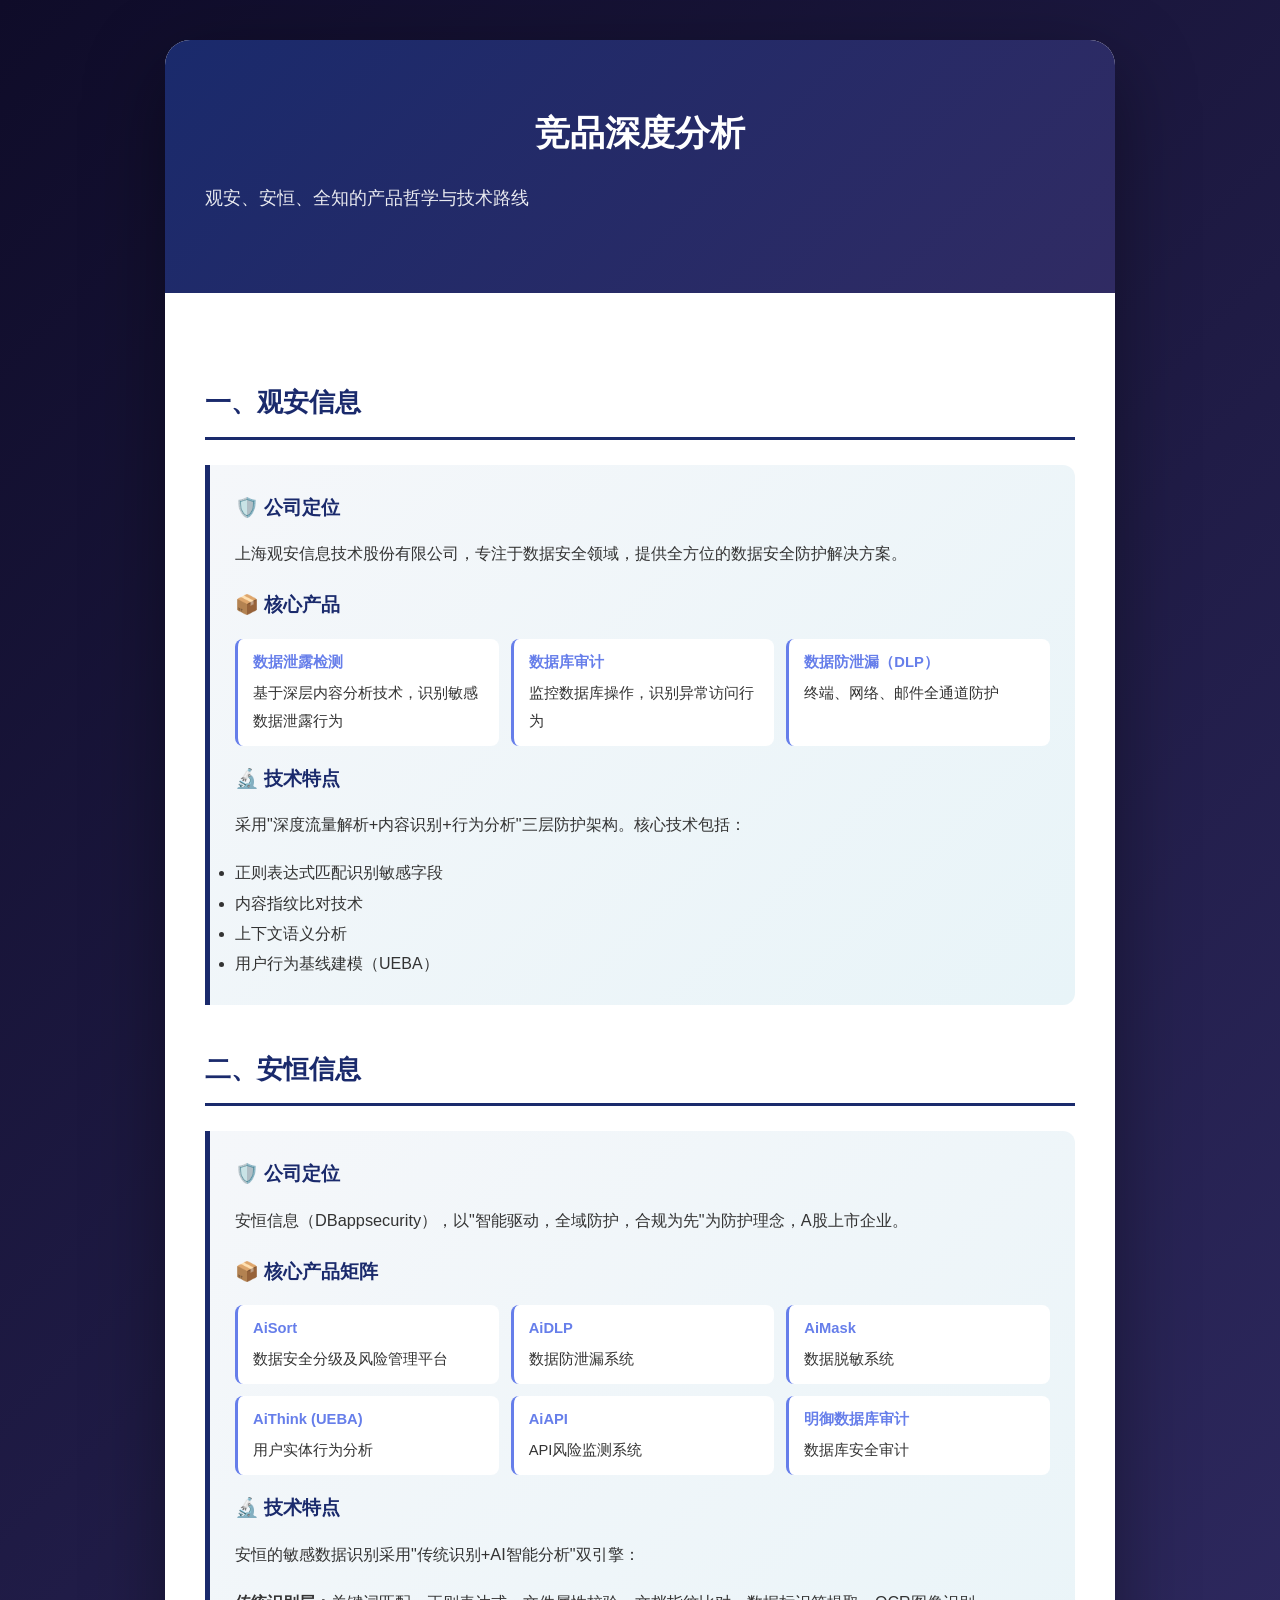
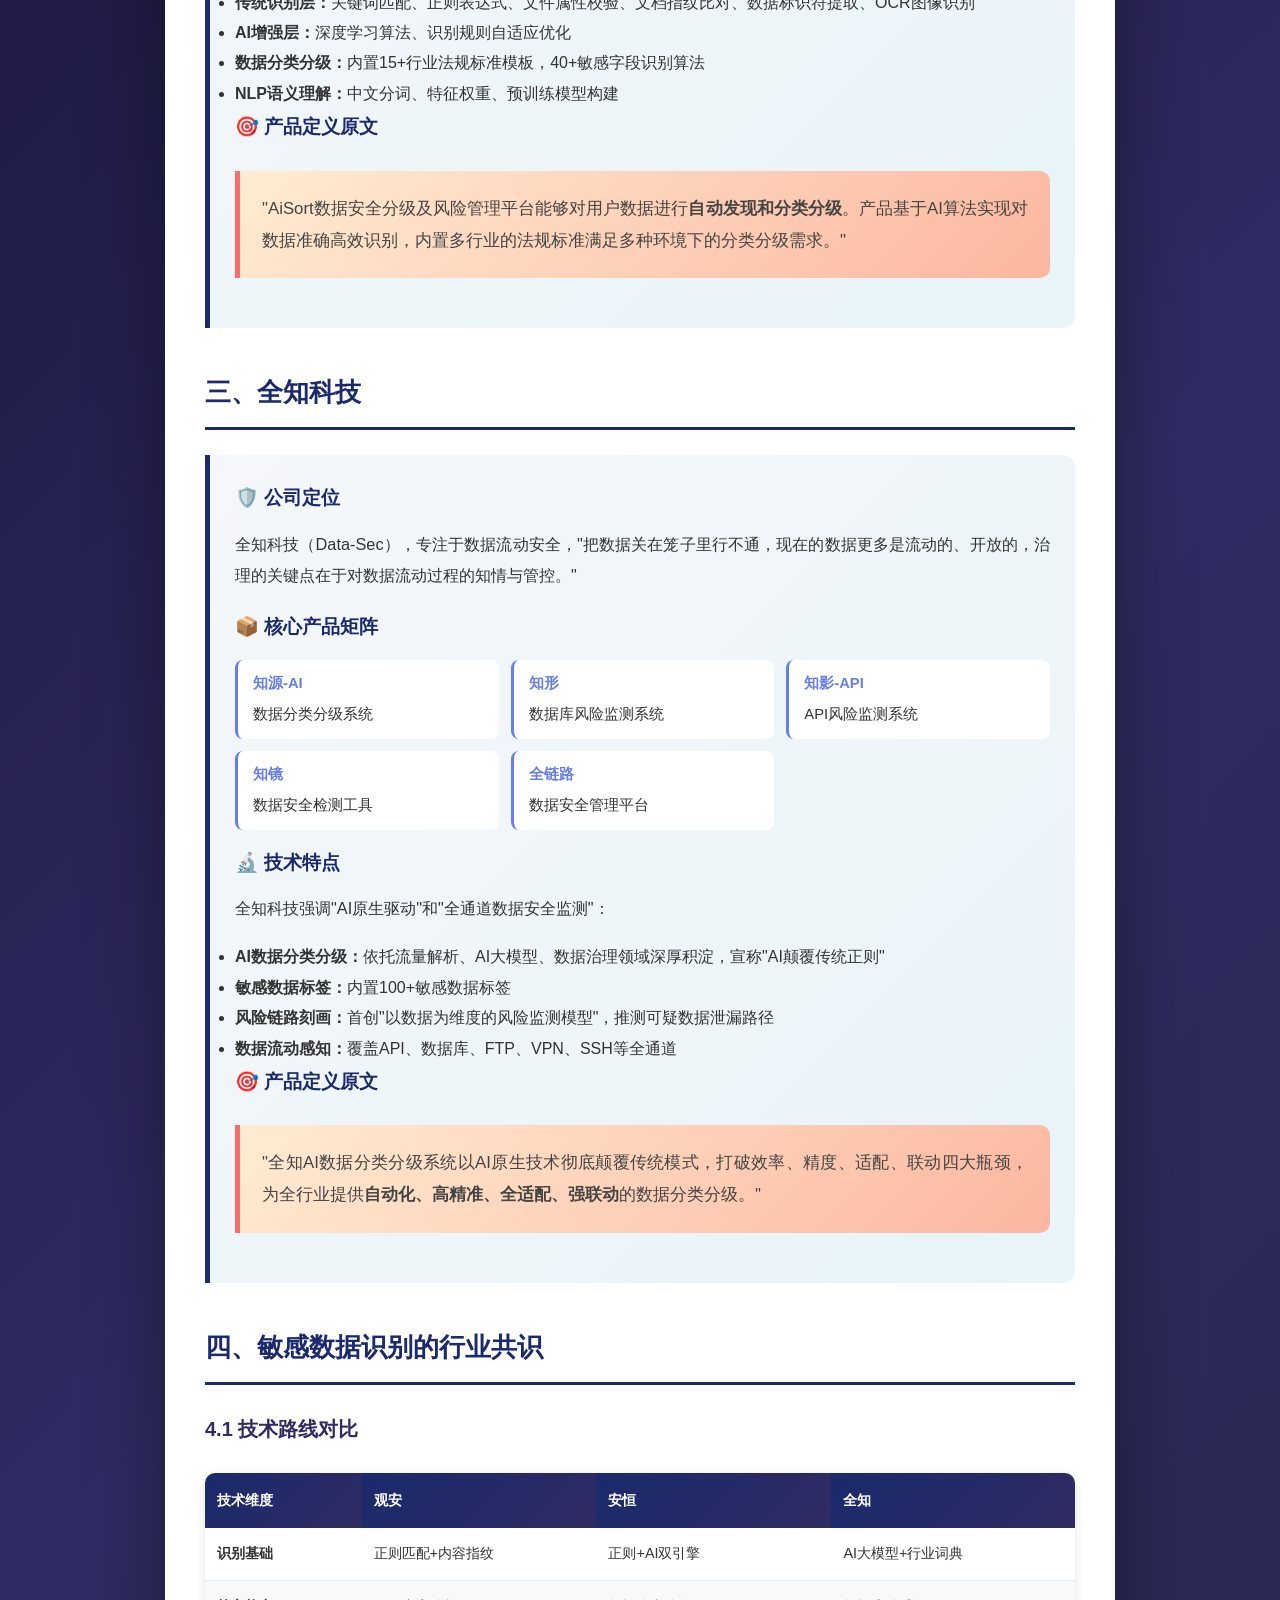
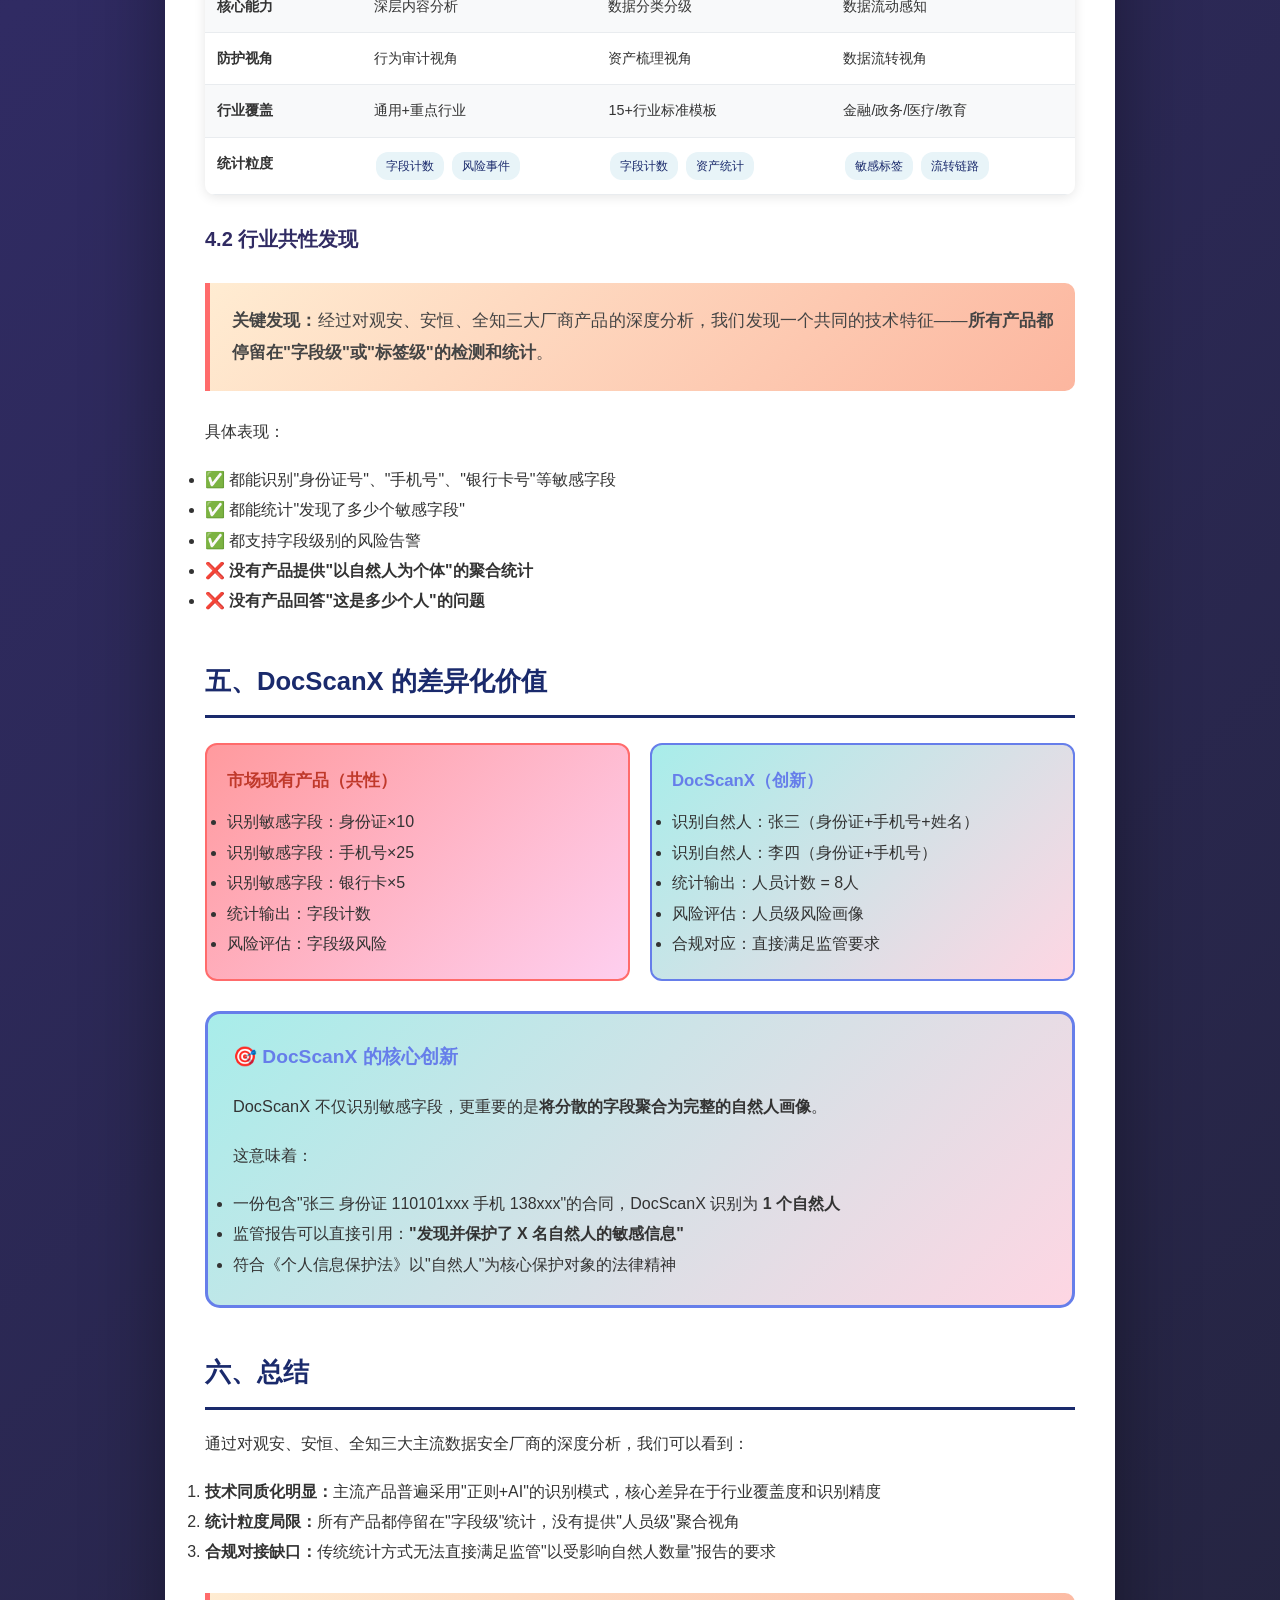
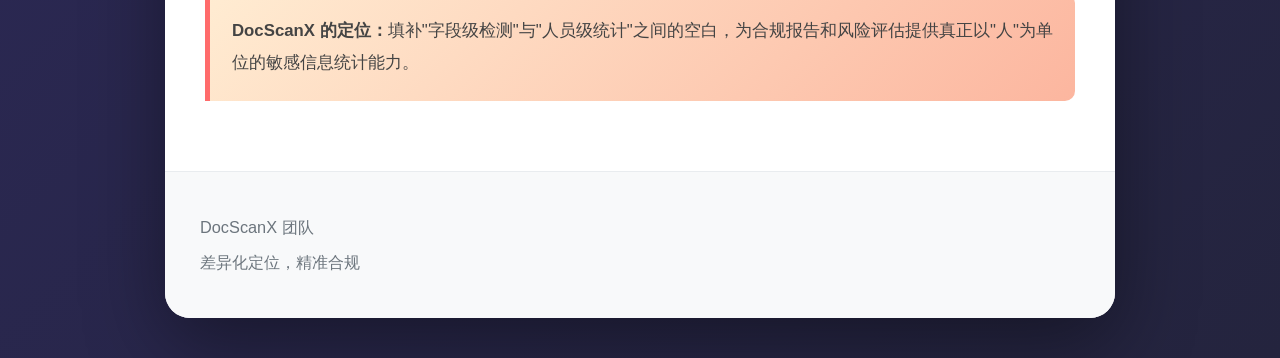
<file: docs/articles/docscanx-competitor-analysis.html>
<!DOCTYPE html>
<html lang="zh-CN">
<head>
    <meta charset="UTF-8">
    <meta name="viewport" content="width=device-width, initial-scale=1.0">
    <title>竞品深度分析：观安、安恒、全知的产品哲学</title>
    <style>
        * {
            margin: 0;
            padding: 0;
            box-sizing: border-box;
        }

        body {
            font-family: -apple-system, BlinkMacSystemFont, "Segoe UI", Roboto, "Helvetica Neue", Arial, sans-serif;
            line-height: 1.9;
            color: #333;
            background: linear-gradient(135deg, #0f0c29 0%, #302b63 50%, #24243e 100%);
            min-height: 100vh;
            padding: 40px 20px;
        }

        .container {
            max-width: 950px;
            margin: 0 auto;
            background: white;
            border-radius: 25px;
            box-shadow: 0 25px 80px rgba(0,0,0,0.4);
            overflow: hidden;
        }

        .header {
            background: linear-gradient(135deg, #1a2a6c 0%, #302b63 100%);
            color: white;
            padding: 60px 40px;
            text-align: center;
        }

        .header h1 {
            font-size: 2.2em;
            margin-bottom: 15px;
            font-weight: 700;
        }

        .header .subtitle {
            font-size: 1.1em;
            opacity: 0.9;
        }

        .content {
            padding: 45px 40px;
        }

        h2 {
            color: #1a2a6c;
            font-size: 1.6em;
            margin: 40px 0 18px 0;
            padding-bottom: 10px;
            border-bottom: 3px solid #1a2a6c;
        }

        h3 {
            color: #302b63;
            font-size: 1.25em;
            margin: 25px 0 12px 0;
        }

        p {
            margin-bottom: 18px;
            text-align: justify;
            font-size: 1.02em;
        }

        .company-card {
            background: linear-gradient(135deg, #f5f7fa 0%, #e8f4f8 100%);
            border-left: 5px solid #1a2a6c;
            padding: 25px;
            margin: 25px 0;
            border-radius: 0 12px 12px 0;
        }

        .company-card h4 {
            color: #1a2a6c;
            font-size: 1.2em;
            margin-bottom: 12px;
        }

        .company-card .product-list {
            display: grid;
            grid-template-columns: repeat(auto-fit, minmax(200px, 1fr));
            gap: 12px;
            margin: 15px 0;
        }

        .product-tag {
            background: white;
            padding: 10px 15px;
            border-radius: 8px;
            border-left: 3px solid #667eea;
            font-size: 0.92em;
        }

        .product-tag strong {
            color: #667eea;
            display: block;
            margin-bottom: 3px;
        }

        .highlight-box {
            background: linear-gradient(135deg, #ffecd2 0%, #fcb69f 100%);
            border-left: 5px solid #ff6b6b;
            padding: 22px;
            margin: 25px 0;
            border-radius: 0 10px 10px 0;
        }

        .highlight-box p {
            margin: 0;
            font-size: 1.05em;
            color: #444;
        }

        .tech-table {
            width: 100%;
            border-collapse: collapse;
            margin: 25px 0;
            box-shadow: 0 2px 12px rgba(0,0,0,0.1);
            border-radius: 10px;
            overflow: hidden;
            font-size: 0.9em;
        }

        .tech-table th {
            background: linear-gradient(135deg, #1a2a6c 0%, #302b63 100%);
            color: white;
            padding: 14px 12px;
            text-align: left;
            font-weight: 600;
        }

        .tech-table td {
            padding: 12px;
            border-bottom: 1px solid #e9ecef;
            vertical-align: top;
        }

        .tech-table tr:nth-child(even) {
            background: #f8f9fa;
        }

        .focus-tag {
            display: inline-block;
            background: #e8f4f8;
            color: #1a2a6c;
            padding: 3px 10px;
            border-radius: 12px;
            font-size: 0.82em;
            margin: 2px;
        }

        .docscanx-box {
            background: linear-gradient(135deg, #a8edea 0%, #fed6e3 100%);
            border: 3px solid #667eea;
            padding: 25px;
            margin: 30px 0;
            border-radius: 15px;
        }

        .docscanx-box h4 {
            color: #667eea;
            font-size: 1.2em;
            margin-bottom: 15px;
        }

        .comparison-grid {
            display: grid;
            grid-template-columns: 1fr 1fr;
            gap: 20px;
            margin: 25px 0;
        }

        .market-others, .docscanx {
            padding: 20px;
            border-radius: 12px;
        }

        .market-others {
            background: linear-gradient(135deg, #ff9a9e 0%, #fecfef 100%);
            border: 2px solid #ff6b6b;
        }

        .docscanx {
            background: linear-gradient(135deg, #a8edea 0%, #fed6e3 100%);
            border: 2px solid #667eea;
        }

        .market-others h4, .docscanx h4 {
            font-size: 1.05em;
            margin-bottom: 10px;
        }

        .market-others h4 { color: #c0392b; }
        .docscanx h4 { color: #667eea; }

        .footer {
            background: #f8f9fa;
            padding: 35px;
            text-align: center;
            border-top: 1px solid #e9ecef;
        }

        .footer p {
            color: #6c757d;
            margin: 5px 0;
        }

        @media (max-width: 768px) {
            .comparison-grid {
                grid-template-columns: 1fr;
            }

            .header h1 {
                font-size: 1.6em;
            }

            .content {
                padding: 30px 18px;
            }
        }
    </style>
</head>
<body>
    <div class="container">
        <header class="header">
            <h1>竞品深度分析</h1>
            <p class="subtitle">观安、安恒、全知的产品哲学与技术路线</p>
        </header>

        <article class="content">
            <h2>一、观安信息</h2>

            <div class="company-card">
                <h4>🛡️ 公司定位</h4>
                <p>上海观安信息技术股份有限公司，专注于数据安全领域，提供全方位的数据安全防护解决方案。</p>

                <h4>📦 核心产品</h4>
                <div class="product-list">
                    <div class="product-tag">
                        <strong>数据泄露检测</strong>
                        基于深层内容分析技术，识别敏感数据泄露行为
                    </div>
                    <div class="product-tag">
                        <strong>数据库审计</strong>
                        监控数据库操作，识别异常访问行为
                    </div>
                    <div class="product-tag">
                        <strong>数据防泄漏（DLP）</strong>
                        终端、网络、邮件全通道防护
                    </div>
                </div>

                <h4>🔬 技术特点</h4>
                <p>采用"深度流量解析+内容识别+行为分析"三层防护架构。核心技术包括：</p>
                <ul>
                    <li>正则表达式匹配识别敏感字段</li>
                    <li>内容指纹比对技术</li>
                    <li>上下文语义分析</li>
                    <li>用户行为基线建模（UEBA）</li>
                </ul>
            </div>

            <h2>二、安恒信息</h2>

            <div class="company-card">
                <h4>🛡️ 公司定位</h4>
                <p>安恒信息（DBappsecurity），以"智能驱动，全域防护，合规为先"为防护理念，A股上市企业。</p>

                <h4>📦 核心产品矩阵</h4>
                <div class="product-list">
                    <div class="product-tag">
                        <strong>AiSort</strong>
                        数据安全分级及风险管理平台
                    </div>
                    <div class="product-tag">
                        <strong>AiDLP</strong>
                        数据防泄漏系统
                    </div>
                    <div class="product-tag">
                        <strong>AiMask</strong>
                        数据脱敏系统
                    </div>
                    <div class="product-tag">
                        <strong>AiThink (UEBA)</strong>
                        用户实体行为分析
                    </div>
                    <div class="product-tag">
                        <strong>AiAPI</strong>
                        API风险监测系统
                    </div>
                    <div class="product-tag">
                        <strong>明御数据库审计</strong>
                        数据库安全审计
                    </div>
                </div>

                <h4>🔬 技术特点</h4>
                <p>安恒的敏感数据识别采用"传统识别+AI智能分析"双引擎：</p>
                <ul>
                    <li><strong>传统识别层：</strong>关键词匹配、正则表达式、文件属性校验、文档指纹比对、数据标识符提取、OCR图像识别</li>
                    <li><strong>AI增强层：</strong>深度学习算法、识别规则自适应优化</li>
                    <li><strong>数据分类分级：</strong>内置15+行业法规标准模板，40+敏感字段识别算法</li>
                    <li><strong>NLP语义理解：</strong>中文分词、特征权重、预训练模型构建</li>
                </ul>

                <h4>🎯 产品定义原文</h4>
                <div class="highlight-box">
                    <p>"AiSort数据安全分级及风险管理平台能够对用户数据进行<strong>自动发现和分类分级</strong>。产品基于AI算法实现对数据准确高效识别，内置多行业的法规标准满足多种环境下的分类分级需求。"</p>
                </div>
            </div>

            <h2>三、全知科技</h2>

            <div class="company-card">
                <h4>🛡️ 公司定位</h4>
                <p>全知科技（Data-Sec），专注于数据流动安全，"把数据关在笼子里行不通，现在的数据更多是流动的、开放的，治理的关键点在于对数据流动过程的知情与管控。"</p>

                <h4>📦 核心产品矩阵</h4>
                <div class="product-list">
                    <div class="product-tag">
                        <strong>知源-AI</strong>
                        数据分类分级系统
                    </div>
                    <div class="product-tag">
                        <strong>知形</strong>
                        数据库风险监测系统
                    </div>
                    <div class="product-tag">
                        <strong>知影-API</strong>
                        API风险监测系统
                    </div>
                    <div class="product-tag">
                        <strong>知镜</strong>
                        数据安全检测工具
                    </div>
                    <div class="product-tag">
                        <strong>全链路</strong>
                        数据安全管理平台
                    </div>
                </div>

                <h4>🔬 技术特点</h4>
                <p>全知科技强调"AI原生驱动"和"全通道数据安全监测"：</p>
                <ul>
                    <li><strong>AI数据分类分级：</strong>依托流量解析、AI大模型、数据治理领域深厚积淀，宣称"AI颠覆传统正则"</li>
                    <li><strong>敏感数据标签：</strong>内置100+敏感数据标签</li>
                    <li><strong>风险链路刻画：</strong>首创"以数据为维度的风险监测模型"，推测可疑数据泄漏路径</li>
                    <li><strong>数据流动感知：</strong>覆盖API、数据库、FTP、VPN、SSH等全通道</li>
                </ul>

                <h4>🎯 产品定义原文</h4>
                <div class="highlight-box">
                    <p>"全知AI数据分类分级系统以AI原生技术彻底颠覆传统模式，打破效率、精度、适配、联动四大瓶颈，为全行业提供<strong>自动化、高精准、全适配、强联动</strong>的数据分类分级。"</p>
                </div>
            </div>

            <h2>四、敏感数据识别的行业共识</h2>

            <h3>4.1 技术路线对比</h3>

            <table class="tech-table">
                <thead>
                    <tr>
                        <th style="width: 18%;">技术维度</th>
                        <th style="width: 27%;">观安</th>
                        <th style="width: 27%;">安恒</th>
                        <th style="width: 28%;">全知</th>
                    </tr>
                </thead>
                <tbody>
                    <tr>
                        <td><strong>识别基础</strong></td>
                        <td>正则匹配+内容指纹</td>
                        <td>正则+AI双引擎</td>
                        <td>AI大模型+行业词典</td>
                    </tr>
                    <tr>
                        <td><strong>核心能力</strong></td>
                        <td>深层内容分析</td>
                        <td>数据分类分级</td>
                        <td>数据流动感知</td>
                    </tr>
                    <tr>
                        <td><strong>防护视角</strong></td>
                        <td>行为审计视角</td>
                        <td>资产梳理视角</td>
                        <td>数据流转视角</td>
                    </tr>
                    <tr>
                        <td><strong>行业覆盖</strong></td>
                        <td>通用+重点行业</td>
                        <td>15+行业标准模板</td>
                        <td>金融/政务/医疗/教育</td>
                    </tr>
                    <tr>
                        <td><strong>统计粒度</strong></td>
                        <td>
                            <span class="focus-tag">字段计数</span>
                            <span class="focus-tag">风险事件</span>
                        </td>
                        <td>
                            <span class="focus-tag">字段计数</span>
                            <span class="focus-tag">资产统计</span>
                        </td>
                        <td>
                            <span class="focus-tag">敏感标签</span>
                            <span class="focus-tag">流转链路</span>
                        </td>
                    </tr>
                </tbody>
            </table>

            <h3>4.2 行业共性发现</h3>

            <div class="highlight-box">
                <p><strong>关键发现：</strong>经过对观安、安恒、全知三大厂商产品的深度分析，我们发现一个共同的技术特征——<strong>所有产品都停留在"字段级"或"标签级"的检测和统计</strong>。</p>
            </div>

            <p>具体表现：</p>

            <ul>
                <li>✅ 都能识别"身份证号"、"手机号"、"银行卡号"等敏感字段</li>
                <li>✅ 都能统计"发现了多少个敏感字段"</li>
                <li>✅ 都支持字段级别的风险告警</li>
                <li>❌ <strong>没有产品提供"以自然人为个体"的聚合统计</strong></li>
                <li>❌ <strong>没有产品回答"这是多少个人"的问题</strong></li>
            </ul>

            <h2>五、DocScanX 的差异化价值</h2>

            <div class="comparison-grid">
                <div class="market-others">
                    <h4>市场现有产品（共性）</h4>
                    <ul>
                        <li>识别敏感字段：身份证×10</li>
                        <li>识别敏感字段：手机号×25</li>
                        <li>识别敏感字段：银行卡×5</li>
                        <li>统计输出：字段计数</li>
                        <li>风险评估：字段级风险</li>
                    </ul>
                </div>
                <div class="docscanx">
                    <h4>DocScanX（创新）</h4>
                    <ul>
                        <li>识别自然人：张三（身份证+手机号+姓名）</li>
                        <li>识别自然人：李四（身份证+手机号）</li>
                        <li>统计输出：人员计数 = 8人</li>
                        <li>风险评估：人员级风险画像</li>
                        <li>合规对应：直接满足监管要求</li>
                    </ul>
                </div>
            </div>

            <div class="docscanx-box">
                <h4>🎯 DocScanX 的核心创新</h4>

                <p>DocScanX 不仅识别敏感字段，更重要的是<strong>将分散的字段聚合为完整的自然人画像</strong>。</p>

                <p>这意味着：</p>
                <ul>
                    <li>一份包含"张三 身份证 110101xxx 手机 138xxx"的合同，DocScanX 识别为 <strong>1 个自然人</strong></li>
                    <li>监管报告可以直接引用：<strong>"发现并保护了 X 名自然人的敏感信息"</strong></li>
                    <li>符合《个人信息保护法》以"自然人"为核心保护对象的法律精神</li>
                </ul>
            </div>

            <h2>六、总结</h2>

            <p>通过对观安、安恒、全知三大主流数据安全厂商的深度分析，我们可以看到：</p>

            <ol>
                <li><strong>技术同质化明显：</strong>主流产品普遍采用"正则+AI"的识别模式，核心差异在于行业覆盖度和识别精度</li>
                <li><strong>统计粒度局限：</strong>所有产品都停留在"字段级"统计，没有提供"人员级"聚合视角</li>
                <li><strong>合规对接缺口：</strong>传统统计方式无法直接满足监管"以受影响自然人数量"报告的要求</li>
            </ol>

            <div class="highlight-box">
                <p><strong>DocScanX 的定位：</strong>填补"字段级检测"与"人员级统计"之间的空白，为合规报告和风险评估提供真正以"人"为单位的敏感信息统计能力。</p>
            </div>
        </article>

        <footer class="footer">
            <p>DocScanX 团队</p>
            <p>差异化定位，精准合规</p>
        </footer>
    </div>
</body>
</html>
</file>
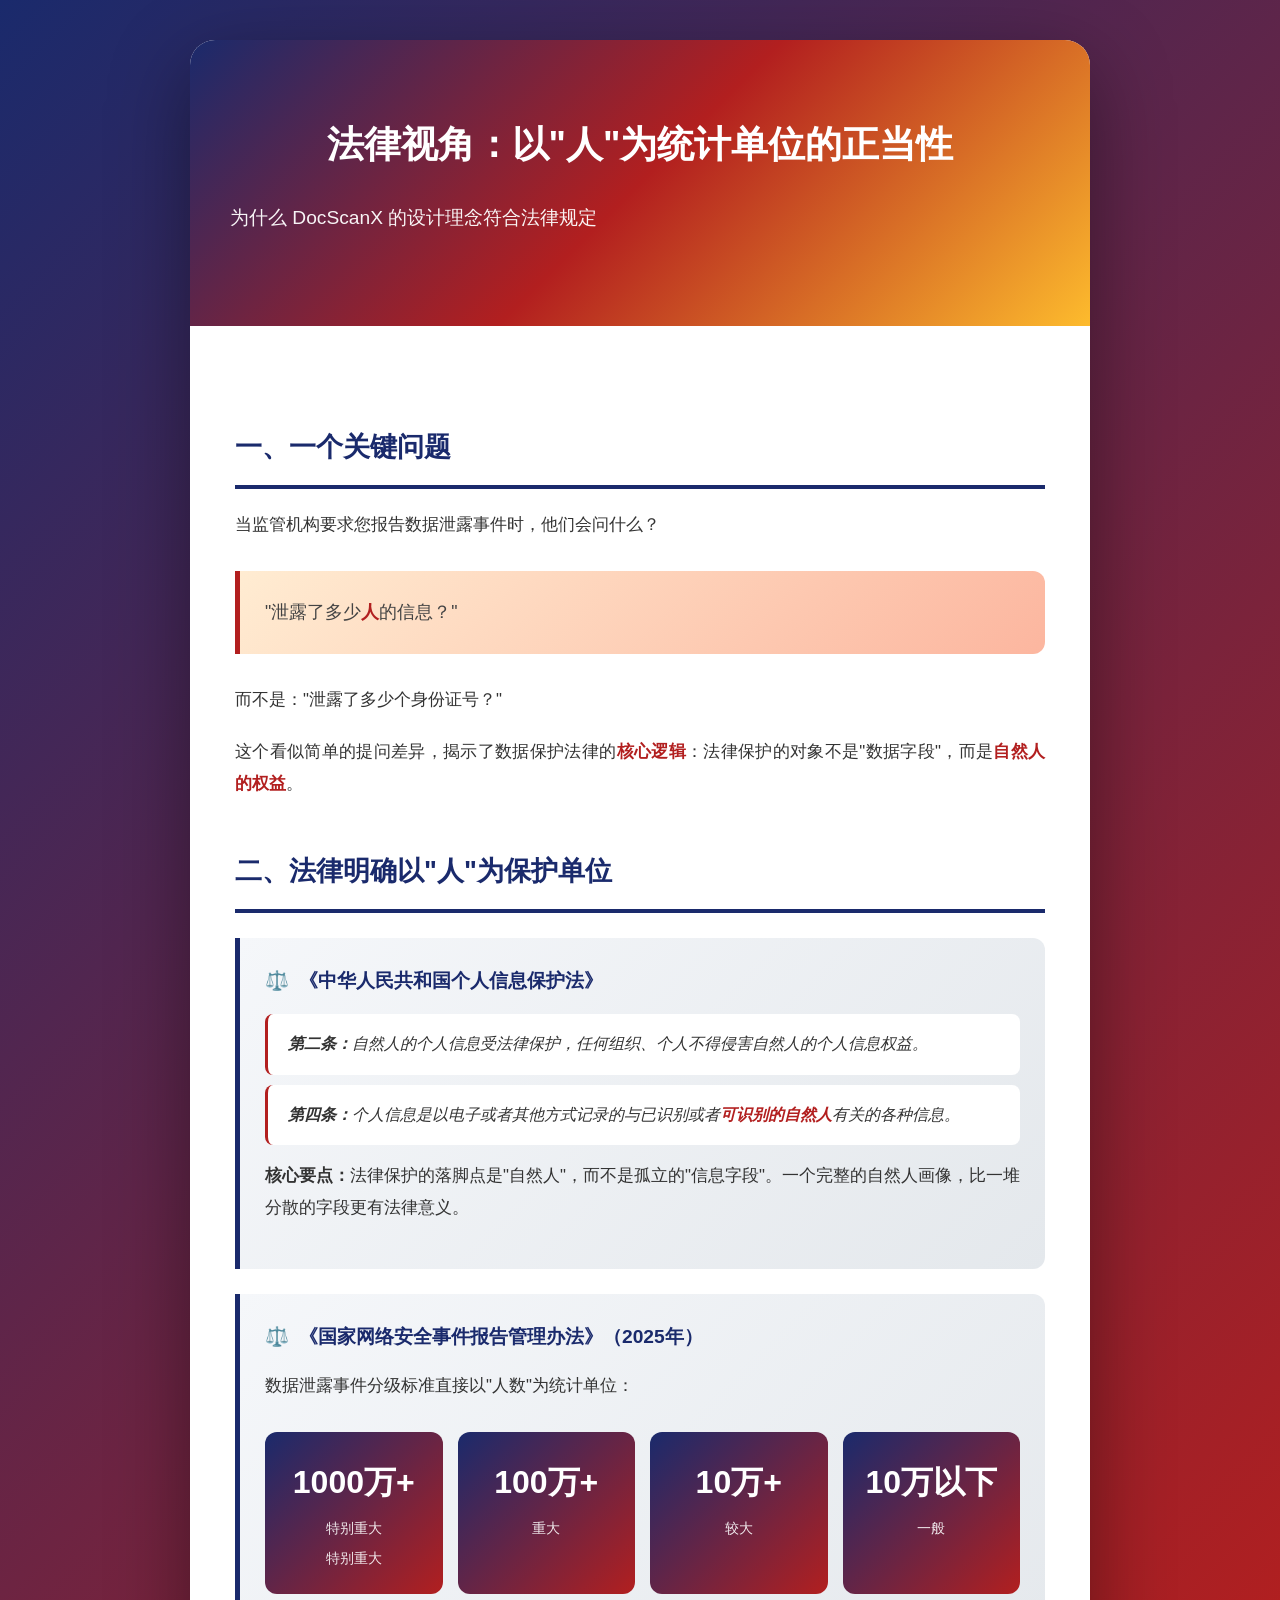
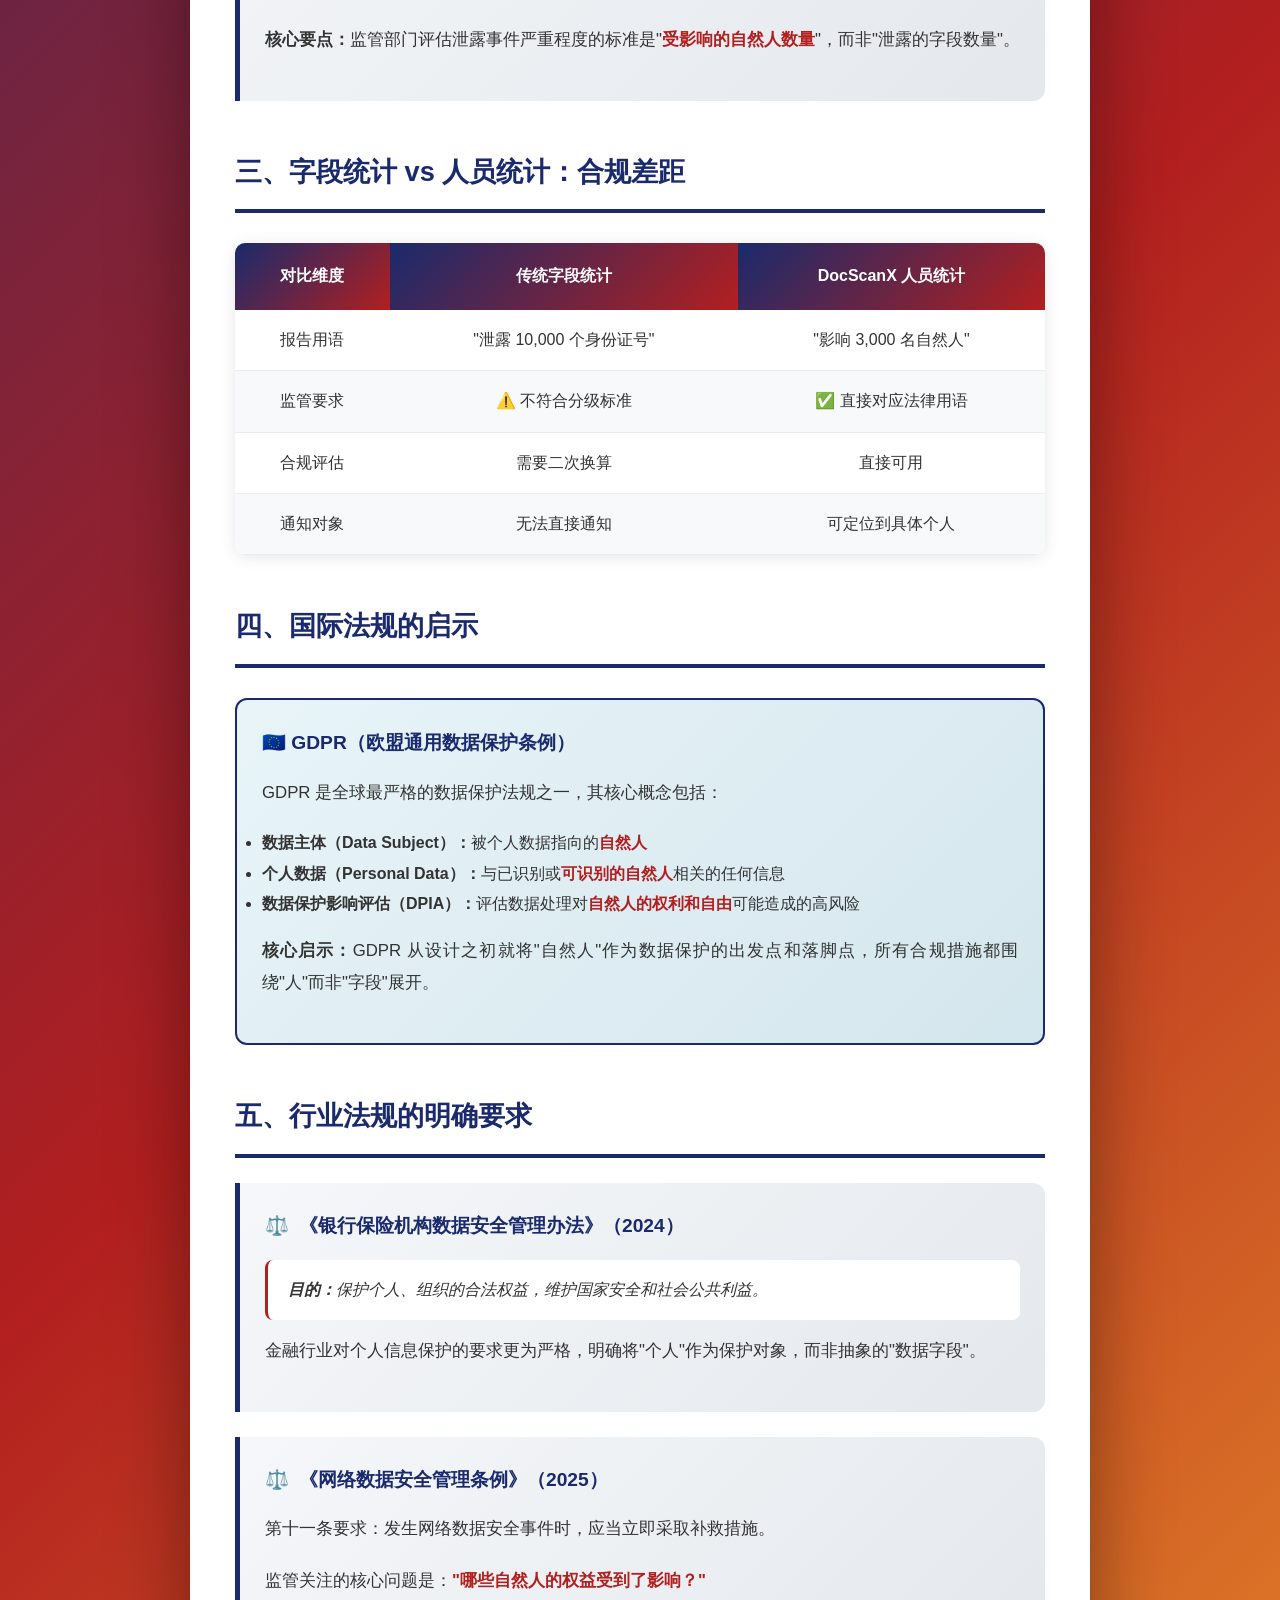
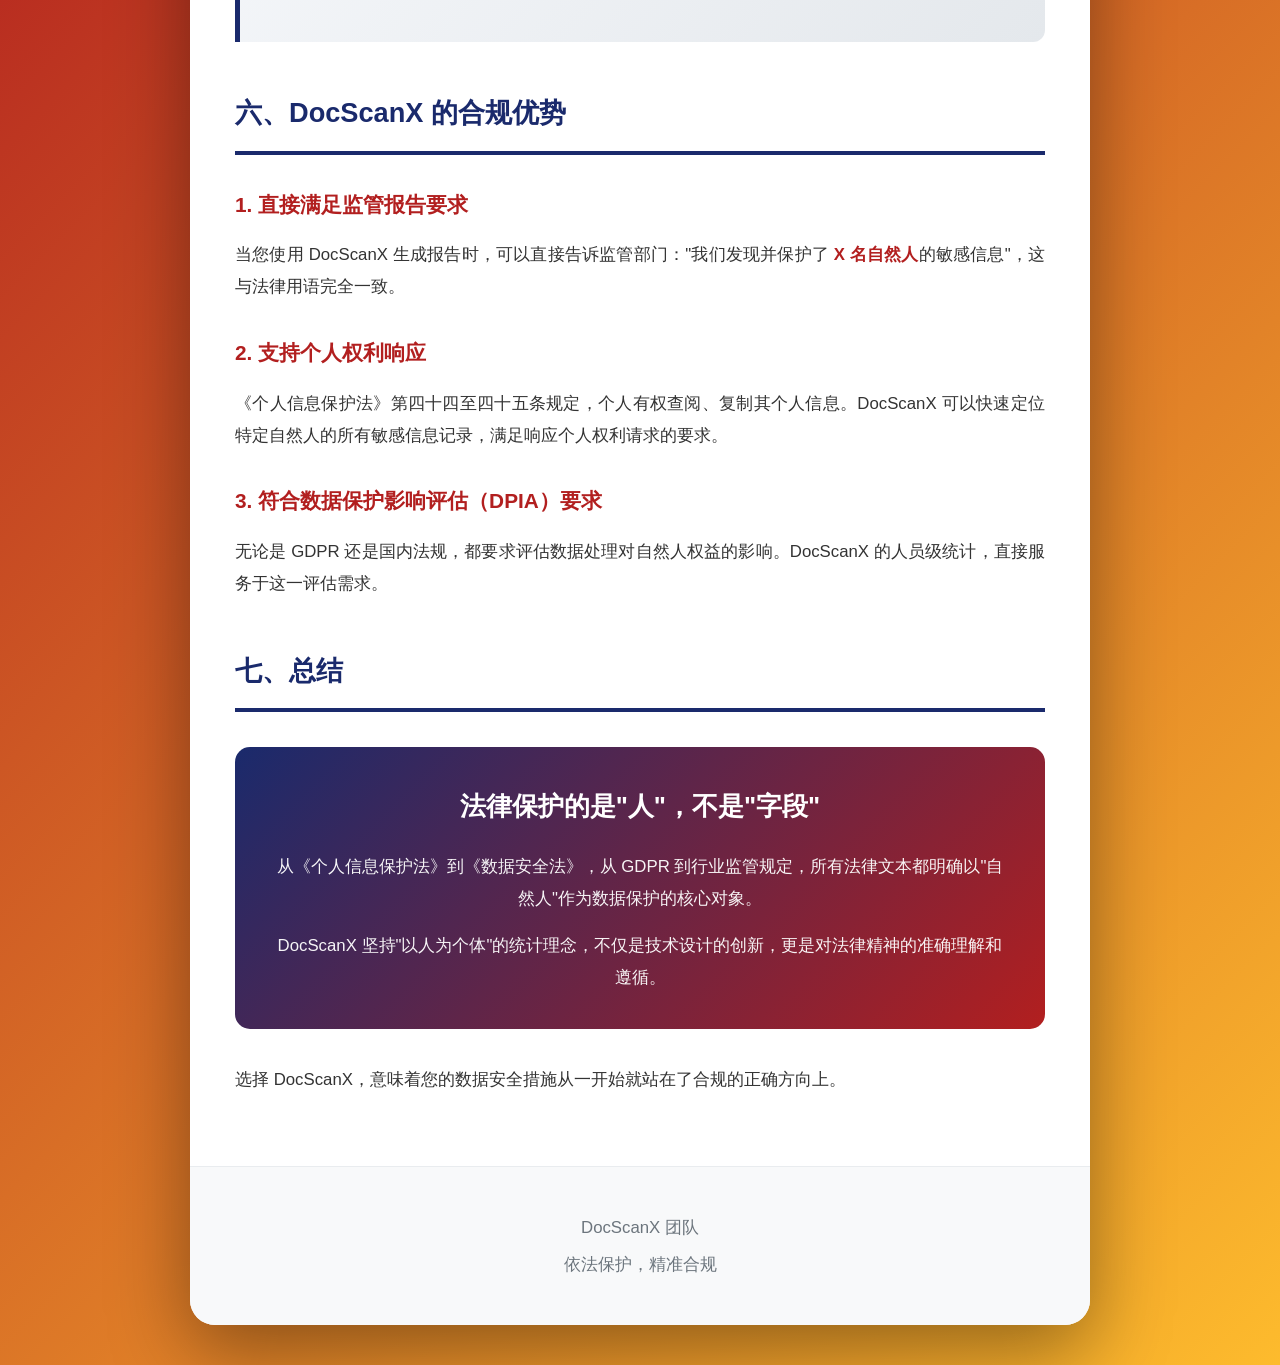
<file: docs/articles/docscanx-legal-basis.html>
<!DOCTYPE html>
<html lang="zh-CN">
<head>
    <meta charset="UTF-8">
    <meta name="viewport" content="width=device-width, initial-scale=1.0">
    <title>DocScanX 的法律基石：从"字段统计"到"人头统计"</title>
    <style>
        * {
            margin: 0;
            padding: 0;
            box-sizing: border-box;
        }

        body {
            font-family: -apple-system, BlinkMacSystemFont, "Segoe UI", Roboto, "Helvetica Neue", Arial, sans-serif;
            line-height: 1.9;
            color: #333;
            background: linear-gradient(135deg, #1a2a6c 0%, #b21f1f 50%, #fdbb2d 100%);
            min-height: 100vh;
            padding: 40px 20px;
        }

        .container {
            max-width: 900px;
            margin: 0 auto;
            background: white;
            border-radius: 25px;
            box-shadow: 0 25px 80px rgba(0,0,0,0.4);
            overflow: hidden;
        }

        .header {
            background: linear-gradient(135deg, #1a2a6c 0%, #b21f1f 50%, #fdbb2d 100%);
            color: white;
            padding: 70px 40px;
            text-align: center;
        }

        .header h1 {
            font-size: 2.3em;
            margin-bottom: 20px;
            font-weight: 700;
        }

        .header .subtitle {
            font-size: 1.2em;
            opacity: 0.95;
            font-weight: 300;
        }

        .content {
            padding: 50px 45px;
        }

        h2 {
            color: #1a2a6c;
            font-size: 1.7em;
            margin: 45px 0 20px 0;
            padding-bottom: 12px;
            border-bottom: 4px solid #1a2a6c;
        }

        h3 {
            color: #b21f1f;
            font-size: 1.3em;
            margin: 30px 0 15px 0;
        }

        p {
            margin-bottom: 20px;
            text-align: justify;
            font-size: 1.05em;
        }

        .law-card {
            background: linear-gradient(135deg, #f5f7fa 0%, #e4e8ec 100%);
            border-left: 5px solid #1a2a6c;
            padding: 25px;
            margin: 25px 0;
            border-radius: 0 12px 12px 0;
        }

        .law-card h4 {
            color: #1a2a6c;
            font-size: 1.2em;
            margin-bottom: 15px;
            display: flex;
            align-items: center;
            gap: 10px;
        }

        .law-card h4::before {
            content: "⚖️";
        }

        .law-card .article {
            background: white;
            padding: 15px 20px;
            border-radius: 8px;
            margin: 10px 0;
            border-left: 3px solid #b21f1f;
            font-style: italic;
        }

        .highlight-box {
            background: linear-gradient(135deg, #ffecd2 0%, #fcb69f 100%);
            border-left: 5px solid #b21f1f;
            padding: 25px;
            margin: 30px 0;
            border-radius: 0 12px 12px 0;
        }

        .highlight-box p {
            margin: 0;
            font-size: 1.1em;
            color: #444;
            font-weight: 500;
        }

        .comparison-table {
            width: 100%;
            border-collapse: collapse;
            margin: 30px 0;
            box-shadow: 0 2px 15px rgba(0,0,0,0.1);
            border-radius: 10px;
            overflow: hidden;
        }

        .comparison-table th {
            background: linear-gradient(135deg, #1a2a6c 0%, #b21f1f 100%);
            color: white;
            padding: 18px 15px;
            text-align: center;
            font-weight: 600;
        }

        .comparison-table td {
            padding: 15px;
            border-bottom: 1px solid #e9ecef;
            text-align: center;
        }

        .comparison-table tr:nth-child(even) {
            background: #f8f9fa;
        }

        .emphasis {
            color: #b21f1f;
            font-weight: 700;
        }

        .gdpr-box {
            background: linear-gradient(135deg, #e8f4f8 0%, #d4e6ed 100%);
            border: 2px solid #1a2a6c;
            padding: 25px;
            margin: 30px 0;
            border-radius: 12px;
        }

        .gdpr-box h4 {
            color: #1a2a6c;
            margin-bottom: 15px;
            font-size: 1.2em;
        }

        .metrics {
            display: grid;
            grid-template-columns: repeat(4, 1fr);
            gap: 15px;
            margin: 30px 0;
        }

        .metric {
            text-align: center;
            padding: 20px 10px;
            background: linear-gradient(135deg, #1a2a6c 0%, #b21f1f 100%);
            border-radius: 12px;
            color: white;
        }

        .metric .number {
            font-size: 2em;
            font-weight: 700;
            display: block;
        }

        .metric .label {
            font-size: 0.85em;
            opacity: 0.9;
            margin-top: 5px;
        }

        .conclusion-box {
            background: linear-gradient(135deg, #1a2a6c 0%, #b21f1f 100%);
            color: white;
            padding: 35px;
            border-radius: 15px;
            margin: 35px 0;
            text-align: center;
        }

        .conclusion-box .big-quote {
            font-size: 1.6em;
            font-weight: 700;
            margin-bottom: 20px;
        }

        .conclusion-box p {
            text-align: center;
            margin: 0;
            opacity: 0.95;
            color: white;
        }

        .footer {
            background: #f8f9fa;
            padding: 40px;
            text-align: center;
            border-top: 1px solid #e9ecef;
        }

        .footer p {
            color: #6c757d;
            margin: 5px 0;
            text-align: center;
        }

        @media (max-width: 768px) {
            .metrics {
                grid-template-columns: repeat(2, 1fr);
            }

            .header h1 {
                font-size: 1.6em;
            }

            .content {
                padding: 30px 20px;
            }
        }
    </style>
</head>
<body>
    <div class="container">
        <header class="header">
            <h1>法律视角：以"人"为统计单位的正当性</h1>
            <p class="subtitle">为什么 DocScanX 的设计理念符合法律规定</p>
        </header>

        <article class="content">
            <h2>一、一个关键问题</h2>

            <p>当监管机构要求您报告数据泄露事件时，他们会问什么？</p>

            <div class="highlight-box">
                <p>"泄露了多少<span class="emphasis">人</span>的信息？"</p>
            </div>

            <p>而不是："泄露了多少个身份证号？"</p>

            <p>这个看似简单的提问差异，揭示了数据保护法律的<span class="emphasis">核心逻辑</span>：法律保护的对象不是"数据字段"，而是<span class="emphasis">自然人的权益</span>。</p>

            <h2>二、法律明确以"人"为保护单位</h2>

            <div class="law-card">
                <h4>《中华人民共和国个人信息保护法》</h4>
                
                <div class="article">
                    <strong>第二条：</strong>自然人的个人信息受法律保护，任何组织、个人不得侵害自然人的个人信息权益。
                </div>
                
                <div class="article">
                    <strong>第四条：</strong>个人信息是以电子或者其他方式记录的与已识别或者<span class="emphasis">可识别的自然人</span>有关的各种信息。
                </div>
                
                <p style="margin-top: 15px;">
                    <strong>核心要点：</strong>法律保护的落脚点是"自然人"，而不是孤立的"信息字段"。一个完整的自然人画像，比一堆分散的字段更有法律意义。
                </p>
            </div>

            <div class="law-card">
                <h4>《国家网络安全事件报告管理办法》（2025年）</h4>
                
                <p>数据泄露事件分级标准直接以"人数"为统计单位：</p>
                
                <div class="metrics">
                    <div class="metric">
                        <span class="number">1000万+</span>
                        <span class="label">特别重大<br>特别重大</span>
                    </div>
                    <div class="metric">
                        <span class="number">100万+</span>
                        <span class="label">重大</span>
                    </div>
                    <div class="metric">
                        <span class="number">10万+</span>
                        <span class="label">较大</span>
                    </div>
                    <div class="metric">
                        <span class="number">10万以下</span>
                        <span class="label">一般</span>
                    </div>
                </div>
                
                <p style="margin-top: 15px;">
                    <strong>核心要点：</strong>监管部门评估泄露事件严重程度的标准是"<span class="emphasis">受影响的自然人数量</span>"，而非"泄露的字段数量"。
                </p>
            </div>

            <h2>三、字段统计 vs 人员统计：合规差距</h2>

            <table class="comparison-table">
                <thead>
                    <tr>
                        <th>对比维度</th>
                        <th>传统字段统计</th>
                        <th>DocScanX 人员统计</th>
                    </tr>
                </thead>
                <tbody>
                    <tr>
                        <td>报告用语</td>
                        <td>"泄露 10,000 个身份证号"</td>
                        <td>"影响 3,000 名自然人"</td>
                    </tr>
                    <tr>
                        <td>监管要求</td>
                        <td>⚠️ 不符合分级标准</td>
                        <td>✅ 直接对应法律用语</td>
                    </tr>
                    <tr>
                        <td>合规评估</td>
                        <td>需要二次换算</td>
                        <td>直接可用</td>
                    </tr>
                    <tr>
                        <td>通知对象</td>
                        <td>无法直接通知</td>
                        <td>可定位到具体个人</td>
                    </tr>
                </tbody>
            </table>

            <h2>四、国际法规的启示</h2>

            <div class="gdpr-box">
                <h4>🇪🇺 GDPR（欧盟通用数据保护条例）</h4>
                
                <p>GDPR 是全球最严格的数据保护法规之一，其核心概念包括：</p>
                
                <ul>
                    <li><strong>数据主体（Data Subject）：</strong>被个人数据指向的<span class="emphasis">自然人</span></li>
                    <li><strong>个人数据（Personal Data）：</strong>与已识别或<span class="emphasis">可识别的自然人</span>相关的任何信息</li>
                    <li><strong>数据保护影响评估（DPIA）：</strong>评估数据处理对<span class="emphasis">自然人的权利和自由</span>可能造成的高风险</li>
                </ul>
                
                <p style="margin-top: 15px;">
                    <strong>核心启示：</strong>GDPR 从设计之初就将"自然人"作为数据保护的出发点和落脚点，所有合规措施都围绕"人"而非"字段"展开。
                </p>
            </div>

            <h2>五、行业法规的明确要求</h2>

            <div class="law-card">
                <h4>《银行保险机构数据安全管理办法》（2024）</h4>
                
                <div class="article">
                    <strong>目的：</strong>保护个人、组织的合法权益，维护国家安全和社会公共利益。
                </div>
                
                <p style="margin-top: 15px;">
                    金融行业对个人信息保护的要求更为严格，明确将"个人"作为保护对象，而非抽象的"数据字段"。
                </p>
            </div>

            <div class="law-card">
                <h4>《网络数据安全管理条例》（2025）</h4>
                
                <p>第十一条要求：发生网络数据安全事件时，应当立即采取补救措施。</p>
                
                <p>监管关注的核心问题是：<span class="emphasis">"哪些自然人的权益受到了影响？"</span></p>
            </div>

            <h2>六、DocScanX 的合规优势</h2>

            <h3>1. 直接满足监管报告要求</h3>
            
            <p>当您使用 DocScanX 生成报告时，可以直接告诉监管部门："我们发现并保护了 <span class="emphasis">X 名自然人</span>的敏感信息"，这与法律用语完全一致。</p>

            <h3>2. 支持个人权利响应</h3>
            
            <p>《个人信息保护法》第四十四至四十五条规定，个人有权查阅、复制其个人信息。DocScanX 可以快速定位特定自然人的所有敏感信息记录，满足响应个人权利请求的要求。</p>

            <h3>3. 符合数据保护影响评估（DPIA）要求</h3>
            
            <p>无论是 GDPR 还是国内法规，都要求评估数据处理对自然人权益的影响。DocScanX 的人员级统计，直接服务于这一评估需求。</p>

            <h2>七、总结</h2>

            <div class="conclusion-box">
                <div class="big-quote">法律保护的是"人"，不是"字段"</div>
                <p>从《个人信息保护法》到《数据安全法》，从 GDPR 到行业监管规定，所有法律文本都明确以"自然人"作为数据保护的核心对象。</p>
                <p style="margin-top: 15px;">DocScanX 坚持"以人为个体"的统计理念，不仅是技术设计的创新，更是对法律精神的准确理解和遵循。</p>
            </div>

            <p>选择 DocScanX，意味着您的数据安全措施从一开始就站在了合规的正确方向上。</p>
        </article>

        <footer class="footer">
            <p>DocScanX 团队</p>
            <p>依法保护，精准合规</p>
        </footer>
    </div>
</body>
</html>
</file>
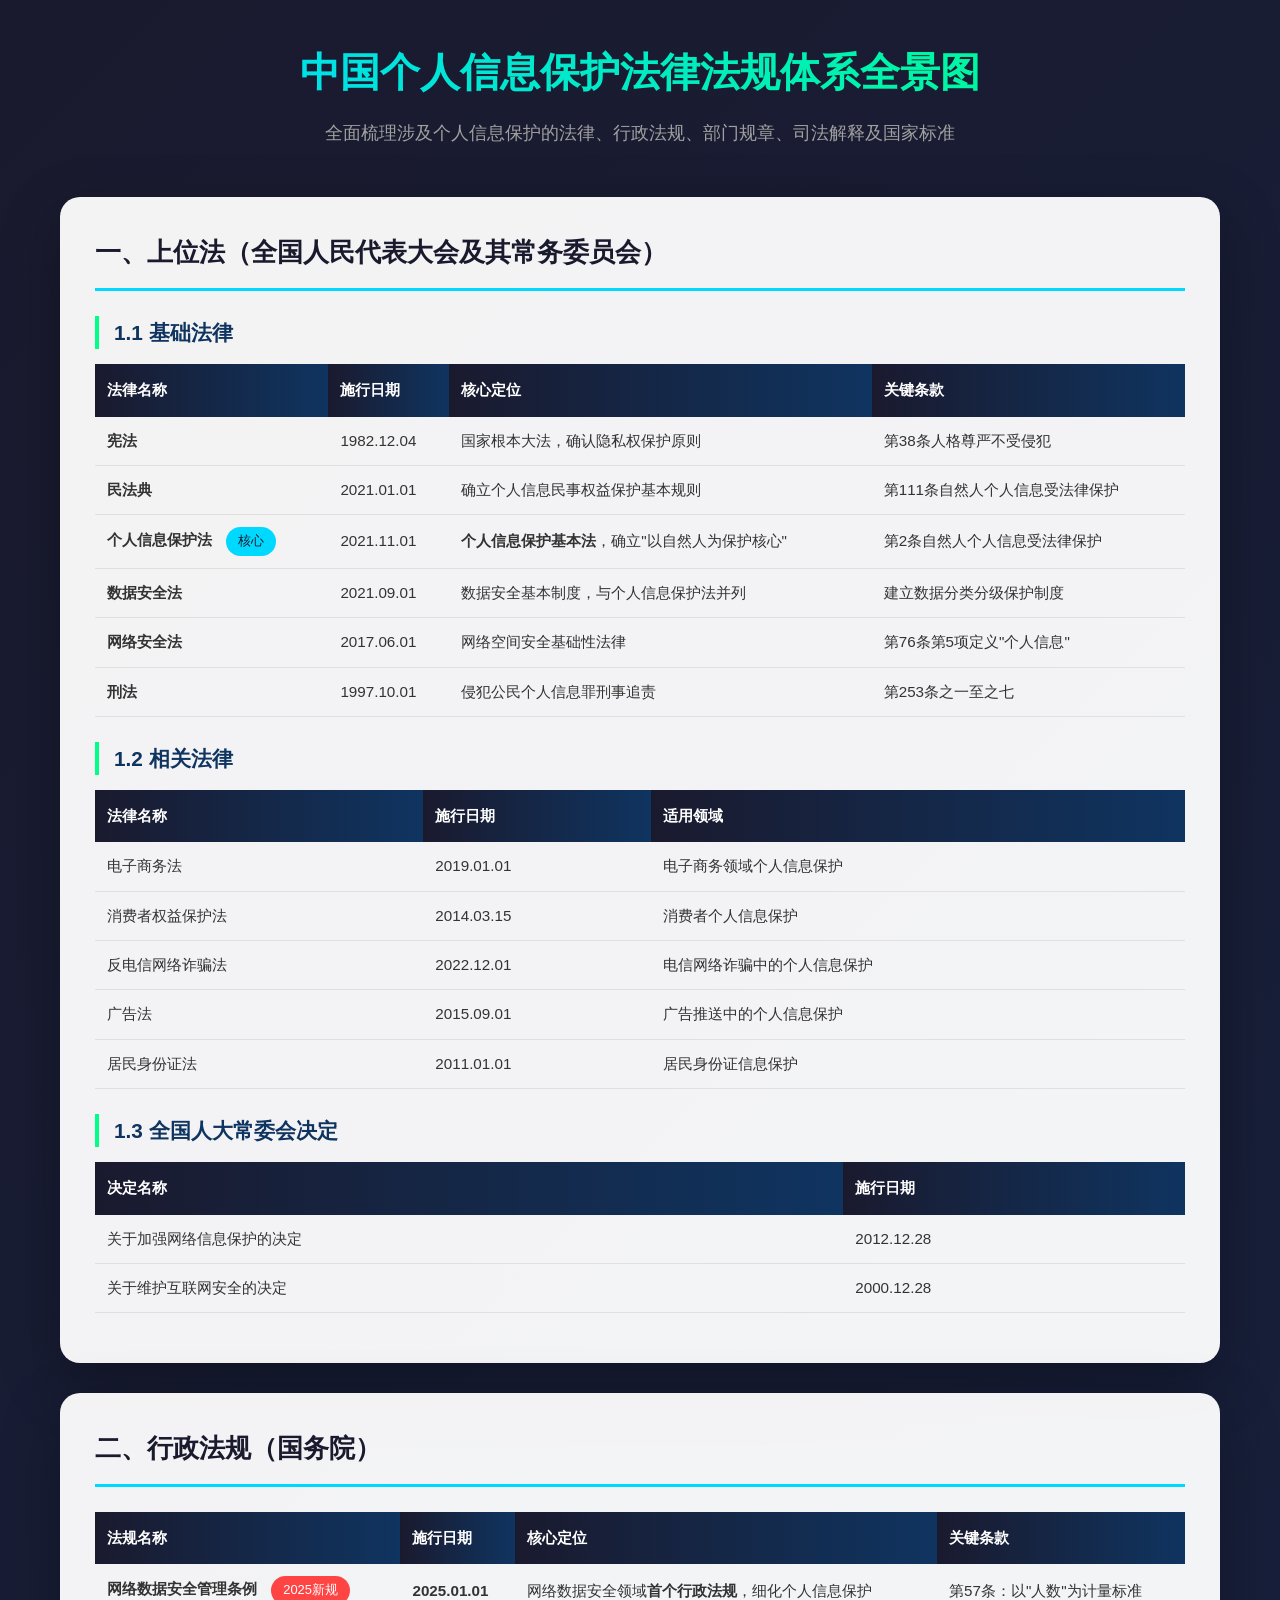
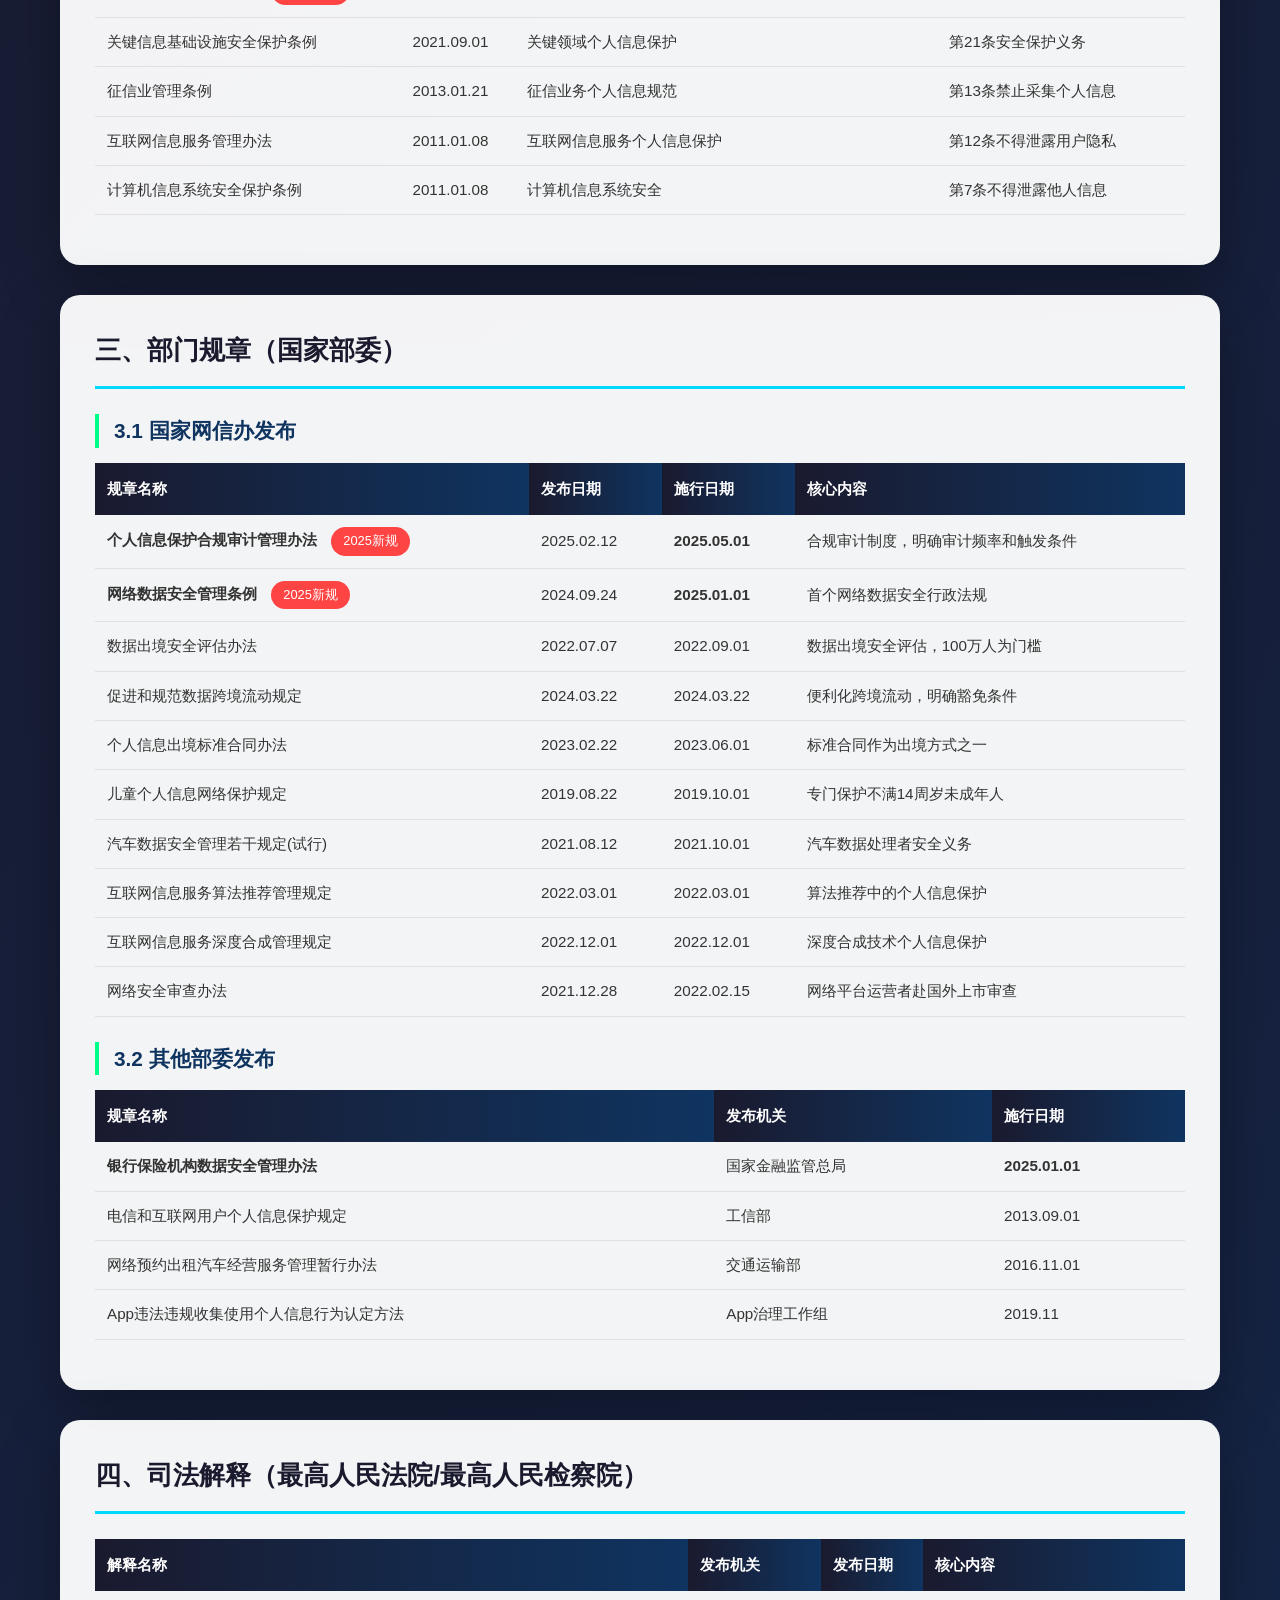
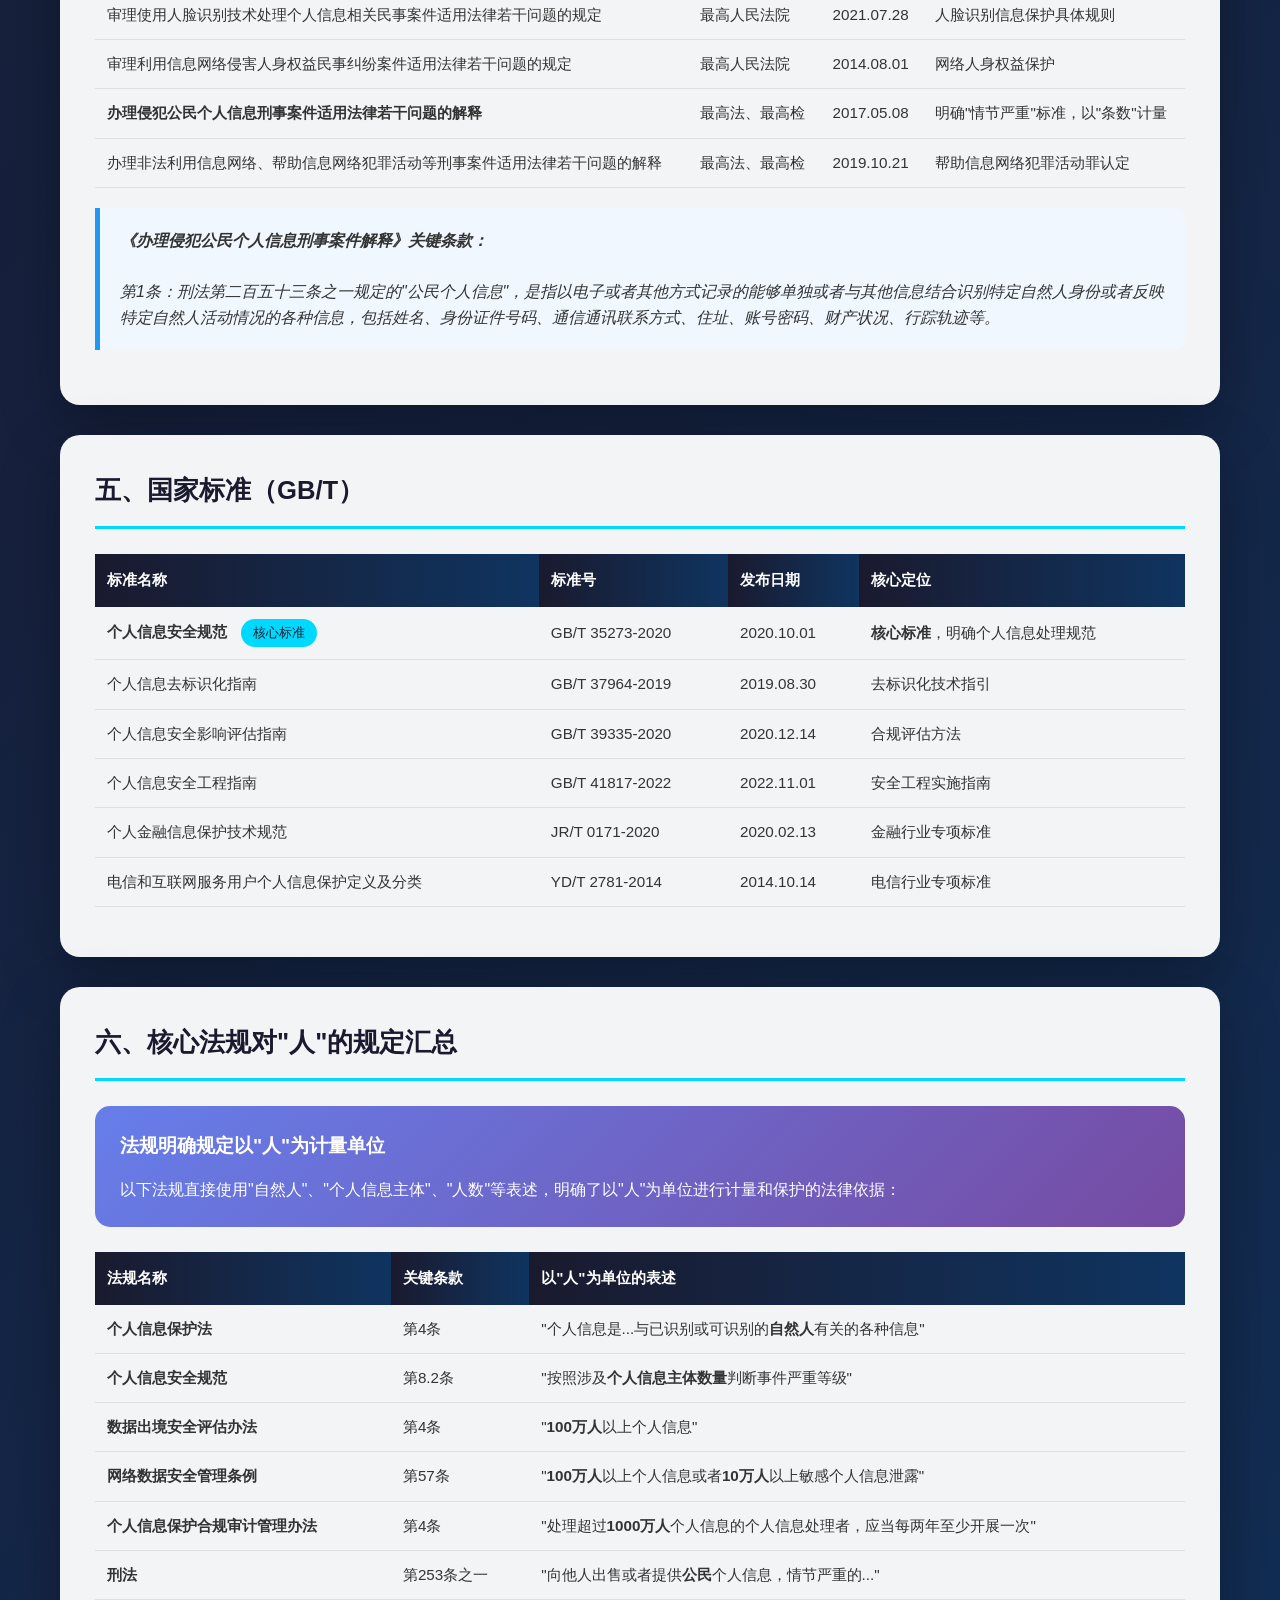
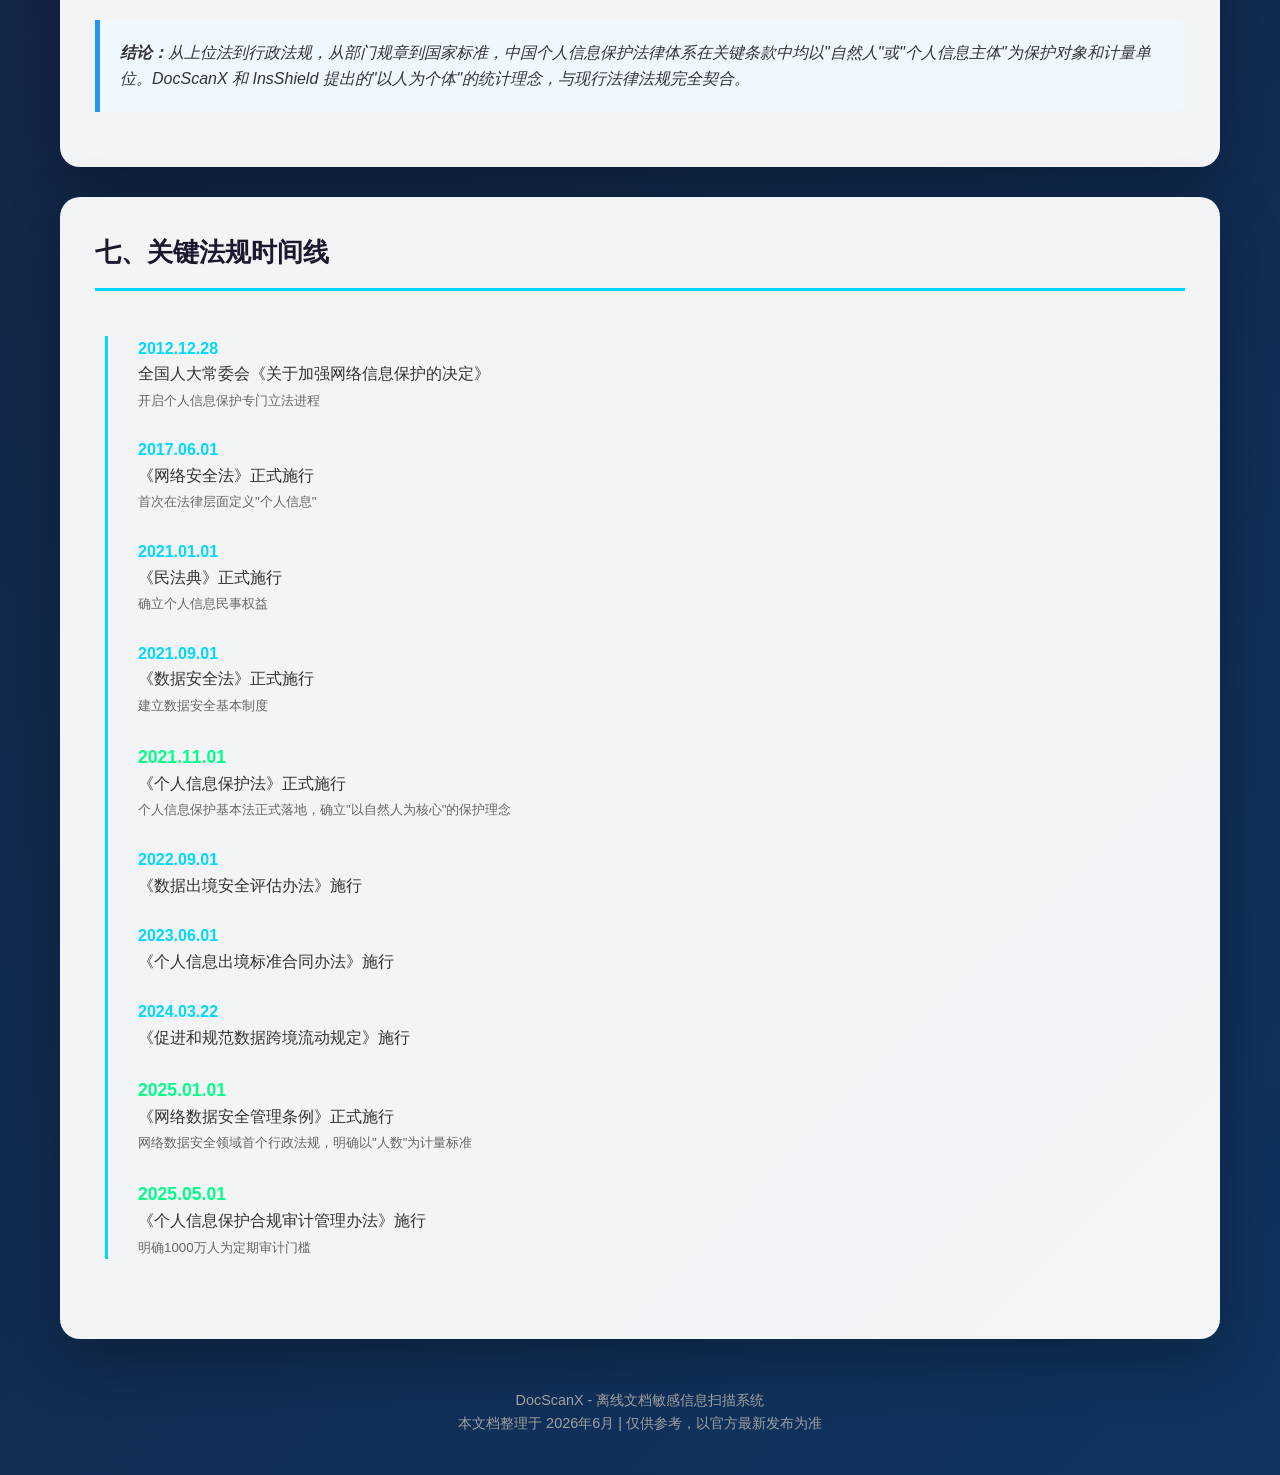
<file: docs/articles/docscanx-legal-system.html>
<!DOCTYPE html>
<html lang="zh-CN">
<head>
    <meta charset="UTF-8">
    <meta name="viewport" content="width=device-width, initial-scale=1.0">
    <title>中国个人信息保护法律法规体系全景图 | DocScanX</title>
    <style>
        * {
            margin: 0;
            padding: 0;
            box-sizing: border-box;
        }
        body {
            font-family: -apple-system, BlinkMacSystemFont, "Segoe UI", Roboto, "Helvetica Neue", Arial, sans-serif;
            background: linear-gradient(135deg, #1a1a2e 0%, #16213e 50%, #0f3460 100%);
            min-height: 100vh;
            color: #333;
            line-height: 1.6;
        }
        .container {
            max-width: 1200px;
            margin: 0 auto;
            padding: 40px 20px;
        }
        .header {
            text-align: center;
            margin-bottom: 50px;
            color: #fff;
        }
        .header h1 {
            font-size: 2.5em;
            margin-bottom: 15px;
            background: linear-gradient(90deg, #00d9ff, #00ff88);
            -webkit-background-clip: text;
            -webkit-text-fill-color: transparent;
            background-clip: text;
        }
        .header p {
            font-size: 1.1em;
            color: #a0a0a0;
        }
        .card {
            background: rgba(255, 255, 255, 0.95);
            border-radius: 20px;
            padding: 35px;
            margin-bottom: 30px;
            box-shadow: 0 20px 60px rgba(0, 0, 0, 0.3);
        }
        .card h2 {
            font-size: 1.6em;
            color: #1a1a2e;
            margin-bottom: 25px;
            padding-bottom: 15px;
            border-bottom: 3px solid #00d9ff;
        }
        .section-title {
            font-size: 1.3em;
            color: #0f3460;
            margin: 25px 0 15px;
            padding-left: 15px;
            border-left: 4px solid #00ff88;
        }
        table {
            width: 100%;
            border-collapse: collapse;
            margin: 15px 0;
            font-size: 0.95em;
        }
        th {
            background: linear-gradient(90deg, #1a1a2e, #0f3460);
            color: #fff;
            padding: 14px 12px;
            text-align: left;
            font-weight: 600;
        }
        td {
            padding: 12px;
            border-bottom: 1px solid #e0e0e0;
        }
        tr:hover {
            background: #f8f9fa;
        }
        .highlight-box {
            background: linear-gradient(135deg, #667eea 0%, #764ba2 100%);
            color: #fff;
            padding: 25px;
            border-radius: 15px;
            margin: 25px 0;
        }
        .highlight-box h3 {
            margin-bottom: 15px;
            font-size: 1.2em;
        }
        .quote {
            background: #f0f7ff;
            border-left: 5px solid #2196F3;
            padding: 20px;
            margin: 20px 0;
            border-radius: 0 10px 10px 0;
            font-style: italic;
        }
        .footer {
            text-align: center;
            margin-top: 50px;
            color: #a0a0a0;
            font-size: 0.9em;
        }
        .tag {
            display: inline-block;
            padding: 4px 12px;
            border-radius: 20px;
            font-size: 0.85em;
            margin-left: 10px;
            vertical-align: middle;
        }
        .tag-new {
            background: #ff4444;
            color: #fff;
        }
        .tag-core {
            background: #00d9ff;
            color: #1a1a2e;
        }
    </style>
</head>
<body>
    <div class="container">
        <div class="header">
            <h1>中国个人信息保护法律法规体系全景图</h1>
            <p>全面梳理涉及个人信息保护的法律、行政法规、部门规章、司法解释及国家标准</p>
        </div>

        <div class="card">
            <h2>一、上位法（全国人民代表大会及其常务委员会）</h2>

            <h3 class="section-title">1.1 基础法律</h3>
            <table>
                <thead>
                    <tr>
                        <th>法律名称</th>
                        <th>施行日期</th>
                        <th>核心定位</th>
                        <th>关键条款</th>
                    </tr>
                </thead>
                <tbody>
                    <tr>
                        <td><strong>宪法</strong></td>
                        <td>1982.12.04</td>
                        <td>国家根本大法，确认隐私权保护原则</td>
                        <td>第38条人格尊严不受侵犯</td>
                    </tr>
                    <tr>
                        <td><strong>民法典</strong></td>
                        <td>2021.01.01</td>
                        <td>确立个人信息民事权益保护基本规则</td>
                        <td>第111条自然人个人信息受法律保护</td>
                    </tr>
                    <tr>
                        <td><strong>个人信息保护法</strong> <span class="tag tag-core">核心</span></td>
                        <td>2021.11.01</td>
                        <td><strong>个人信息保护基本法</strong>，确立"以自然人为保护核心"</td>
                        <td>第2条自然人个人信息受法律保护</td>
                    </tr>
                    <tr>
                        <td><strong>数据安全法</strong></td>
                        <td>2021.09.01</td>
                        <td>数据安全基本制度，与个人信息保护法并列</td>
                        <td>建立数据分类分级保护制度</td>
                    </tr>
                    <tr>
                        <td><strong>网络安全法</strong></td>
                        <td>2017.06.01</td>
                        <td>网络空间安全基础性法律</td>
                        <td>第76条第5项定义"个人信息"</td>
                    </tr>
                    <tr>
                        <td><strong>刑法</strong></td>
                        <td>1997.10.01</td>
                        <td>侵犯公民个人信息罪刑事追责</td>
                        <td>第253条之一至之七</td>
                    </tr>
                </tbody>
            </table>

            <h3 class="section-title">1.2 相关法律</h3>
            <table>
                <thead>
                    <tr>
                        <th>法律名称</th>
                        <th>施行日期</th>
                        <th>适用领域</th>
                    </tr>
                </thead>
                <tbody>
                    <tr>
                        <td>电子商务法</td>
                        <td>2019.01.01</td>
                        <td>电子商务领域个人信息保护</td>
                    </tr>
                    <tr>
                        <td>消费者权益保护法</td>
                        <td>2014.03.15</td>
                        <td>消费者个人信息保护</td>
                    </tr>
                    <tr>
                        <td>反电信网络诈骗法</td>
                        <td>2022.12.01</td>
                        <td>电信网络诈骗中的个人信息保护</td>
                    </tr>
                    <tr>
                        <td>广告法</td>
                        <td>2015.09.01</td>
                        <td>广告推送中的个人信息保护</td>
                    </tr>
                    <tr>
                        <td>居民身份证法</td>
                        <td>2011.01.01</td>
                        <td>居民身份证信息保护</td>
                    </tr>
                </tbody>
            </table>

            <h3 class="section-title">1.3 全国人大常委会决定</h3>
            <table>
                <thead>
                    <tr>
                        <th>决定名称</th>
                        <th>施行日期</th>
                    </tr>
                </thead>
                <tbody>
                    <tr>
                        <td>关于加强网络信息保护的决定</td>
                        <td>2012.12.28</td>
                    </tr>
                    <tr>
                        <td>关于维护互联网安全的决定</td>
                        <td>2000.12.28</td>
                    </tr>
                </tbody>
            </table>
        </div>

        <div class="card">
            <h2>二、行政法规（国务院）</h2>
            <table>
                <thead>
                    <tr>
                        <th>法规名称</th>
                        <th>施行日期</th>
                        <th>核心定位</th>
                        <th>关键条款</th>
                    </tr>
                </thead>
                <tbody>
                    <tr>
                        <td><strong>网络数据安全管理条例</strong> <span class="tag tag-new">2025新规</span></td>
                        <td><strong>2025.01.01</strong></td>
                        <td>网络数据安全领域<strong>首个行政法规</strong>，细化个人信息保护</td>
                        <td>第57条：以"人数"为计量标准</td>
                    </tr>
                    <tr>
                        <td>关键信息基础设施安全保护条例</td>
                        <td>2021.09.01</td>
                        <td>关键领域个人信息保护</td>
                        <td>第21条安全保护义务</td>
                    </tr>
                    <tr>
                        <td>征信业管理条例</td>
                        <td>2013.01.21</td>
                        <td>征信业务个人信息规范</td>
                        <td>第13条禁止采集个人信息</td>
                    </tr>
                    <tr>
                        <td>互联网信息服务管理办法</td>
                        <td>2011.01.08</td>
                        <td>互联网信息服务个人信息保护</td>
                        <td>第12条不得泄露用户隐私</td>
                    </tr>
                    <tr>
                        <td>计算机信息系统安全保护条例</td>
                        <td>2011.01.08</td>
                        <td>计算机信息系统安全</td>
                        <td>第7条不得泄露他人信息</td>
                    </tr>
                </tbody>
            </table>
        </div>

        <div class="card">
            <h2>三、部门规章（国家部委）</h2>

            <h3 class="section-title">3.1 国家网信办发布</h3>
            <table>
                <thead>
                    <tr>
                        <th>规章名称</th>
                        <th>发布日期</th>
                        <th>施行日期</th>
                        <th>核心内容</th>
                    </tr>
                </thead>
                <tbody>
                    <tr>
                        <td><strong>个人信息保护合规审计管理办法</strong> <span class="tag tag-new">2025新规</span></td>
                        <td>2025.02.12</td>
                        <td><strong>2025.05.01</strong></td>
                        <td>合规审计制度，明确审计频率和触发条件</td>
                    </tr>
                    <tr>
                        <td><strong>网络数据安全管理条例</strong> <span class="tag tag-new">2025新规</span></td>
                        <td>2024.09.24</td>
                        <td><strong>2025.01.01</strong></td>
                        <td>首个网络数据安全行政法规</td>
                    </tr>
                    <tr>
                        <td>数据出境安全评估办法</td>
                        <td>2022.07.07</td>
                        <td>2022.09.01</td>
                        <td>数据出境安全评估，100万人为门槛</td>
                    </tr>
                    <tr>
                        <td>促进和规范数据跨境流动规定</td>
                        <td>2024.03.22</td>
                        <td>2024.03.22</td>
                        <td>便利化跨境流动，明确豁免条件</td>
                    </tr>
                    <tr>
                        <td>个人信息出境标准合同办法</td>
                        <td>2023.02.22</td>
                        <td>2023.06.01</td>
                        <td>标准合同作为出境方式之一</td>
                    </tr>
                    <tr>
                        <td>儿童个人信息网络保护规定</td>
                        <td>2019.08.22</td>
                        <td>2019.10.01</td>
                        <td>专门保护不满14周岁未成年人</td>
                    </tr>
                    <tr>
                        <td>汽车数据安全管理若干规定(试行)</td>
                        <td>2021.08.12</td>
                        <td>2021.10.01</td>
                        <td>汽车数据处理者安全义务</td>
                    </tr>
                    <tr>
                        <td>互联网信息服务算法推荐管理规定</td>
                        <td>2022.03.01</td>
                        <td>2022.03.01</td>
                        <td>算法推荐中的个人信息保护</td>
                    </tr>
                    <tr>
                        <td>互联网信息服务深度合成管理规定</td>
                        <td>2022.12.01</td>
                        <td>2022.12.01</td>
                        <td>深度合成技术个人信息保护</td>
                    </tr>
                    <tr>
                        <td>网络安全审查办法</td>
                        <td>2021.12.28</td>
                        <td>2022.02.15</td>
                        <td>网络平台运营者赴国外上市审查</td>
                    </tr>
                </tbody>
            </table>

            <h3 class="section-title">3.2 其他部委发布</h3>
            <table>
                <thead>
                    <tr>
                        <th>规章名称</th>
                        <th>发布机关</th>
                        <th>施行日期</th>
                    </tr>
                </thead>
                <tbody>
                    <tr>
                        <td><strong>银行保险机构数据安全管理办法</strong></td>
                        <td>国家金融监管总局</td>
                        <td><strong>2025.01.01</strong></td>
                    </tr>
                    <tr>
                        <td>电信和互联网用户个人信息保护规定</td>
                        <td>工信部</td>
                        <td>2013.09.01</td>
                    </tr>
                    <tr>
                        <td>网络预约出租汽车经营服务管理暂行办法</td>
                        <td>交通运输部</td>
                        <td>2016.11.01</td>
                    </tr>
                    <tr>
                        <td>App违法违规收集使用个人信息行为认定方法</td>
                        <td>App治理工作组</td>
                        <td>2019.11</td>
                    </tr>
                </tbody>
            </table>
        </div>

        <div class="card">
            <h2>四、司法解释（最高人民法院/最高人民检察院）</h2>
            <table>
                <thead>
                    <tr>
                        <th>解释名称</th>
                        <th>发布机关</th>
                        <th>发布日期</th>
                        <th>核心内容</th>
                    </tr>
                </thead>
                <tbody>
                    <tr>
                        <td>审理使用人脸识别技术处理个人信息相关民事案件适用法律若干问题的规定</td>
                        <td>最高人民法院</td>
                        <td>2021.07.28</td>
                        <td>人脸识别信息保护具体规则</td>
                    </tr>
                    <tr>
                        <td>审理利用信息网络侵害人身权益民事纠纷案件适用法律若干问题的规定</td>
                        <td>最高人民法院</td>
                        <td>2014.08.01</td>
                        <td>网络人身权益保护</td>
                    </tr>
                    <tr>
                        <td><strong>办理侵犯公民个人信息刑事案件适用法律若干问题的解释</strong></td>
                        <td>最高法、最高检</td>
                        <td>2017.05.08</td>
                        <td>明确"情节严重"标准，以"条数"计量</td>
                    </tr>
                    <tr>
                        <td>办理非法利用信息网络、帮助信息网络犯罪活动等刑事案件适用法律若干问题的解释</td>
                        <td>最高法、最高检</td>
                        <td>2019.10.21</td>
                        <td>帮助信息网络犯罪活动罪认定</td>
                    </tr>
                </tbody>
            </table>

            <div class="quote">
                <strong>《办理侵犯公民个人信息刑事案件解释》关键条款：</strong><br><br>
                第1条：刑法第二百五十三条之一规定的"公民个人信息"，是指以电子或者其他方式记录的能够单独或者与其他信息结合识别特定自然人身份或者反映特定自然人活动情况的各种信息，包括姓名、身份证件号码、通信通讯联系方式、住址、账号密码、财产状况、行踪轨迹等。
            </div>
        </div>

        <div class="card">
            <h2>五、国家标准（GB/T）</h2>
            <table>
                <thead>
                    <tr>
                        <th>标准名称</th>
                        <th>标准号</th>
                        <th>发布日期</th>
                        <th>核心定位</th>
                    </tr>
                </thead>
                <tbody>
                    <tr>
                        <td><strong>个人信息安全规范</strong> <span class="tag tag-core">核心标准</span></td>
                        <td>GB/T 35273-2020</td>
                        <td>2020.10.01</td>
                        <td><strong>核心标准</strong>，明确个人信息处理规范</td>
                    </tr>
                    <tr>
                        <td>个人信息去标识化指南</td>
                        <td>GB/T 37964-2019</td>
                        <td>2019.08.30</td>
                        <td>去标识化技术指引</td>
                    </tr>
                    <tr>
                        <td>个人信息安全影响评估指南</td>
                        <td>GB/T 39335-2020</td>
                        <td>2020.12.14</td>
                        <td>合规评估方法</td>
                    </tr>
                    <tr>
                        <td>个人信息安全工程指南</td>
                        <td>GB/T 41817-2022</td>
                        <td>2022.11.01</td>
                        <td>安全工程实施指南</td>
                    </tr>
                    <tr>
                        <td>个人金融信息保护技术规范</td>
                        <td>JR/T 0171-2020</td>
                        <td>2020.02.13</td>
                        <td>金融行业专项标准</td>
                    </tr>
                    <tr>
                        <td>电信和互联网服务用户个人信息保护定义及分类</td>
                        <td>YD/T 2781-2014</td>
                        <td>2014.10.14</td>
                        <td>电信行业专项标准</td>
                    </tr>
                </tbody>
            </table>
        </div>

        <div class="card">
            <h2>六、核心法规对"人"的规定汇总</h2>

            <div class="highlight-box">
                <h3>法规明确规定以"人"为计量单位</h3>
                <p>以下法规直接使用"自然人"、"个人信息主体"、"人数"等表述，明确了以"人"为单位进行计量和保护的法律依据：</p>
            </div>

            <table>
                <thead>
                    <tr>
                        <th>法规名称</th>
                        <th>关键条款</th>
                        <th>以"人"为单位的表述</th>
                    </tr>
                </thead>
                <tbody>
                    <tr>
                        <td><strong>个人信息保护法</strong></td>
                        <td>第4条</td>
                        <td>"个人信息是...与已识别或可识别的<strong>自然人</strong>有关的各种信息"</td>
                    </tr>
                    <tr>
                        <td><strong>个人信息安全规范</strong></td>
                        <td>第8.2条</td>
                        <td>"按照涉及<strong>个人信息主体数量</strong>判断事件严重等级"</td>
                    </tr>
                    <tr>
                        <td><strong>数据出境安全评估办法</strong></td>
                        <td>第4条</td>
                        <td>"<strong>100万人</strong>以上个人信息"</td>
                    </tr>
                    <tr>
                        <td><strong>网络数据安全管理条例</strong></td>
                        <td>第57条</td>
                        <td>"<strong>100万人</strong>以上个人信息或者<strong>10万人</strong>以上敏感个人信息泄露"</td>
                    </tr>
                    <tr>
                        <td><strong>个人信息保护合规审计管理办法</strong></td>
                        <td>第4条</td>
                        <td>"处理超过<strong>1000万人</strong>个人信息的个人信息处理者，应当每两年至少开展一次"</td>
                    </tr>
                    <tr>
                        <td><strong>刑法</strong></td>
                        <td>第253条之一</td>
                        <td>"向他人出售或者提供<strong>公民</strong>个人信息，情节严重的..."</td>
                    </tr>
                </tbody>
            </table>

            <div class="quote">
                <strong>结论：</strong>从上位法到行政法规，从部门规章到国家标准，中国个人信息保护法律体系在关键条款中均以"自然人"或"个人信息主体"为保护对象和计量单位。DocScanX 和 InsShield 提出的"以人为个体"的统计理念，与现行法律法规完全契合。
            </div>
        </div>

        <div class="card">
            <h2>七、关键法规时间线</h2>

            <div style="position: relative; padding: 20px 0;">
                <div style="border-left: 3px solid #00d9ff; padding-left: 30px; margin-left: 10px;">
                    <div style="margin-bottom: 25px;">
                        <strong style="color: #00d9ff;">2012.12.28</strong><br>
                        全国人大常委会《关于加强网络信息保护的决定》<br>
                        <small style="color: #666;">开启个人信息保护专门立法进程</small>
                    </div>
                    <div style="margin-bottom: 25px;">
                        <strong style="color: #00d9ff;">2017.06.01</strong><br>
                        《网络安全法》正式施行<br>
                        <small style="color: #666;">首次在法律层面定义"个人信息"</small>
                    </div>
                    <div style="margin-bottom: 25px;">
                        <strong style="color: #00d9ff;">2021.01.01</strong><br>
                        《民法典》正式施行<br>
                        <small style="color: #666;">确立个人信息民事权益</small>
                    </div>
                    <div style="margin-bottom: 25px;">
                        <strong style="color: #00d9ff;">2021.09.01</strong><br>
                        《数据安全法》正式施行<br>
                        <small style="color: #666;">建立数据安全基本制度</small>
                    </div>
                    <div style="margin-bottom: 25px;">
                        <strong style="color: #00ff88; font-size: 1.1em;">2021.11.01</strong><br>
                        《个人信息保护法》正式施行<br>
                        <small style="color: #666;">个人信息保护基本法正式落地，确立"以自然人为核心"的保护理念</small>
                    </div>
                    <div style="margin-bottom: 25px;">
                        <strong style="color: #00d9ff;">2022.09.01</strong><br>
                        《数据出境安全评估办法》施行
                    </div>
                    <div style="margin-bottom: 25px;">
                        <strong style="color: #00d9ff;">2023.06.01</strong><br>
                        《个人信息出境标准合同办法》施行
                    </div>
                    <div style="margin-bottom: 25px;">
                        <strong style="color: #00d9ff;">2024.03.22</strong><br>
                        《促进和规范数据跨境流动规定》施行
                    </div>
                    <div style="margin-bottom: 25px;">
                        <strong style="color: #00ff88; font-size: 1.1em;">2025.01.01</strong><br>
                        《网络数据安全管理条例》正式施行<br>
                        <small style="color: #666;">网络数据安全领域首个行政法规，明确以"人数"为计量标准</small>
                    </div>
                    <div style="margin-bottom: 25px;">
                        <strong style="color: #00ff88; font-size: 1.1em;">2025.05.01</strong><br>
                        《个人信息保护合规审计管理办法》施行<br>
                        <small style="color: #666;">明确1000万人为定期审计门槛</small>
                    </div>
                </div>
            </div>
        </div>

        <div class="footer">
            <p>DocScanX - 离线文档敏感信息扫描系统</p>
            <p>本文档整理于 2026年6月 | 仅供参考，以官方最新发布为准</p>
        </div>
    </div>
</body>
</html>
</file>
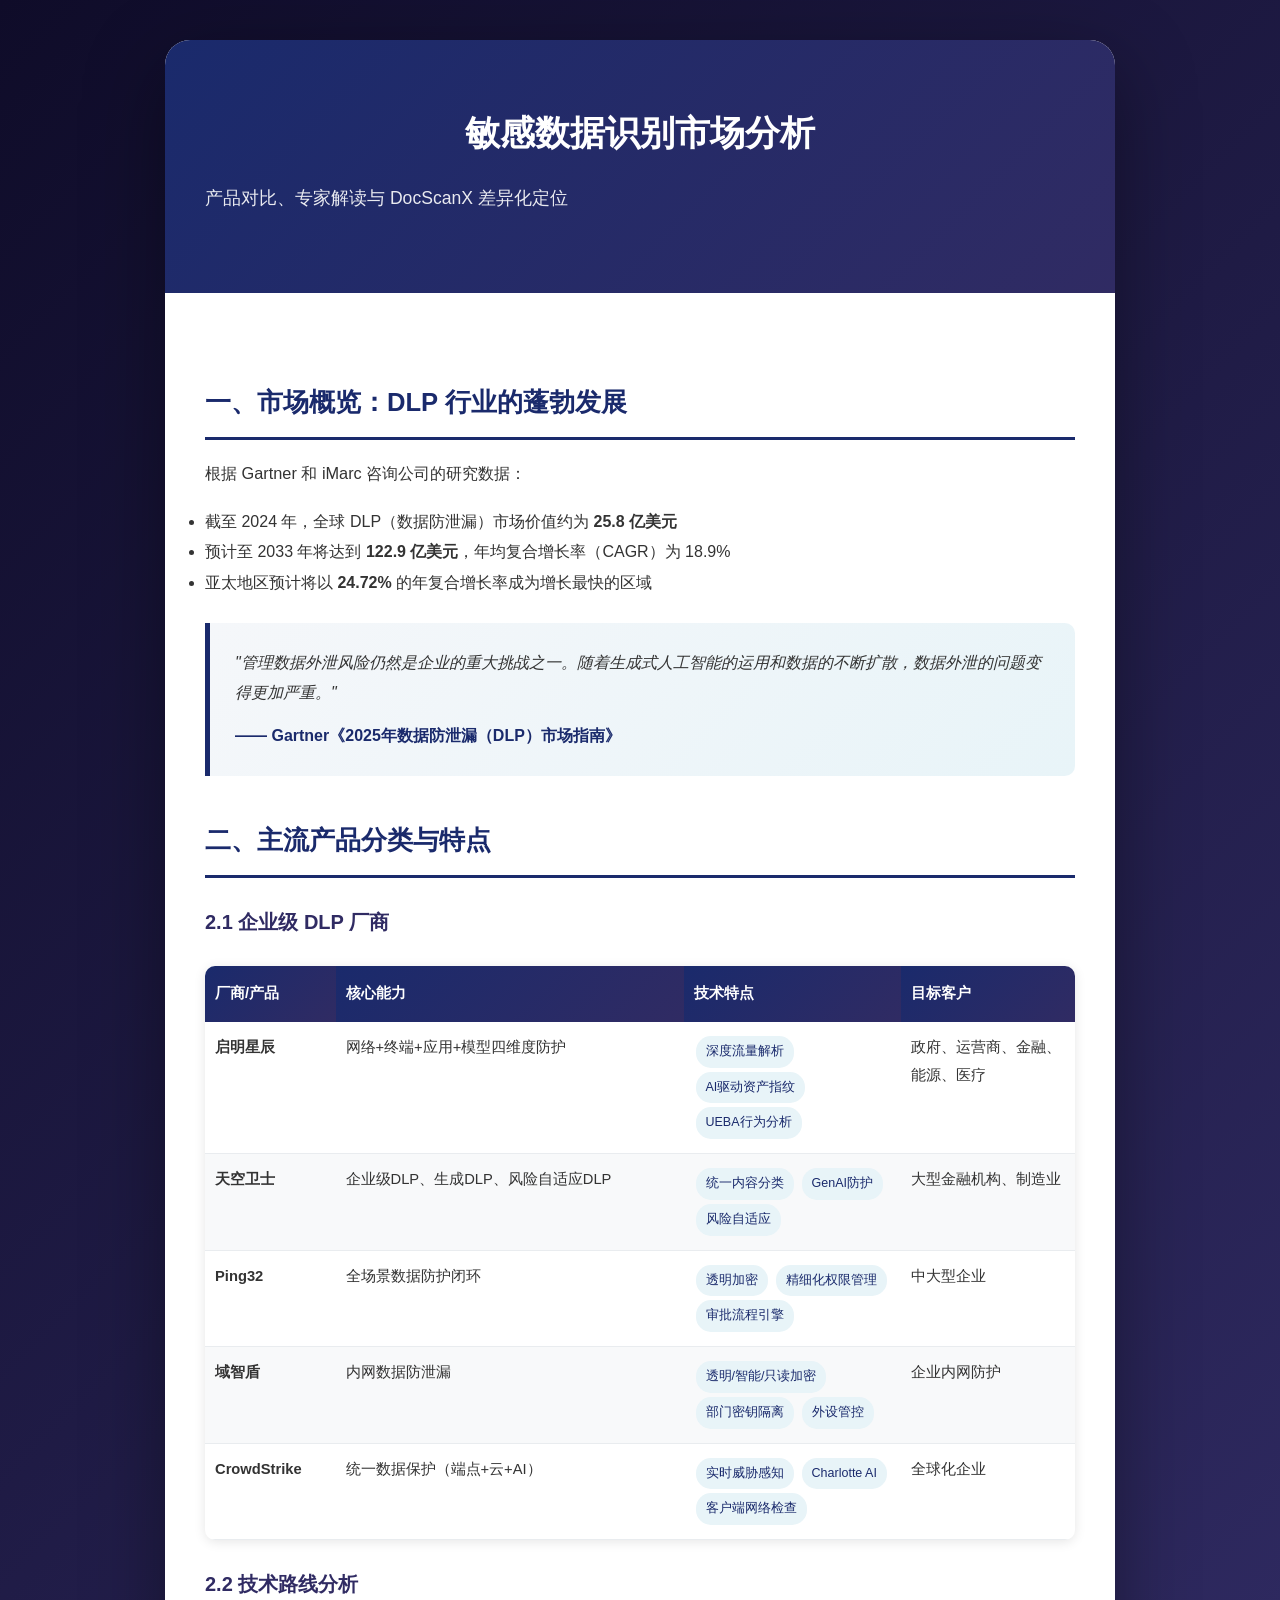
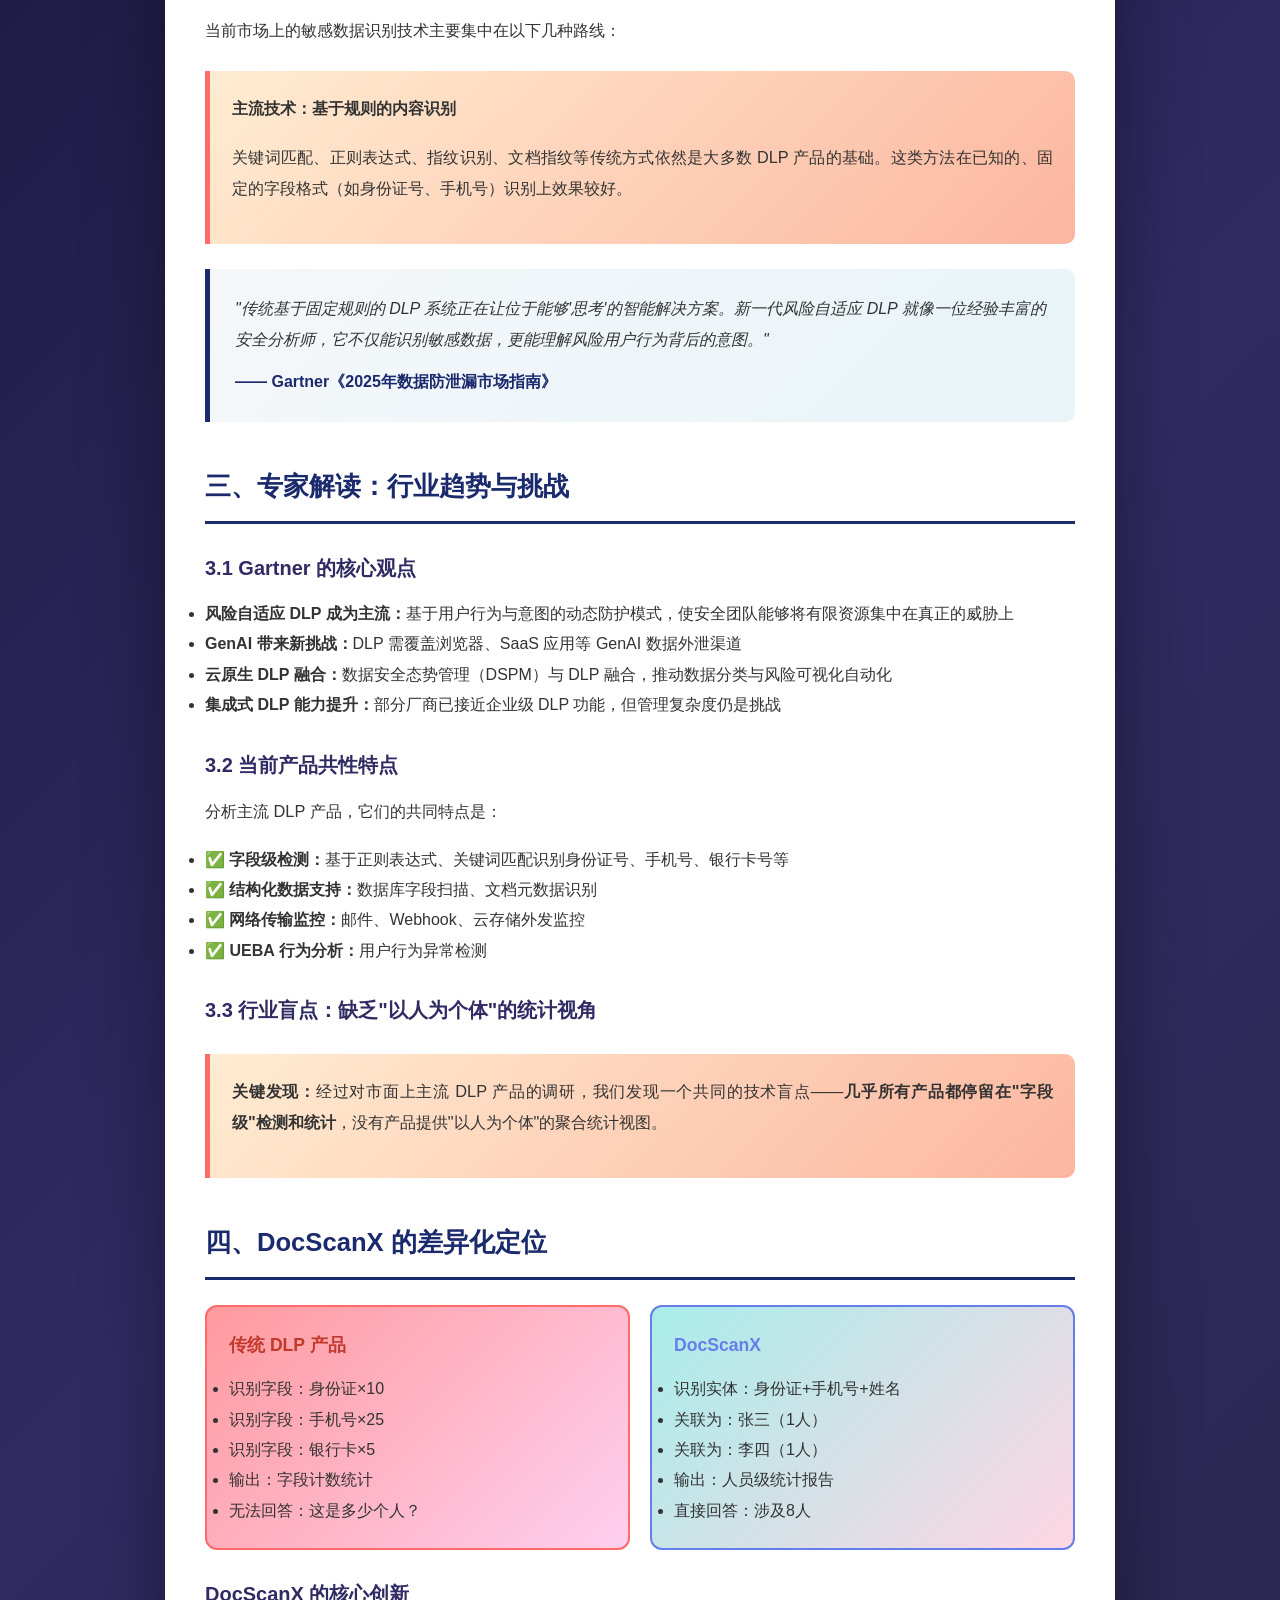
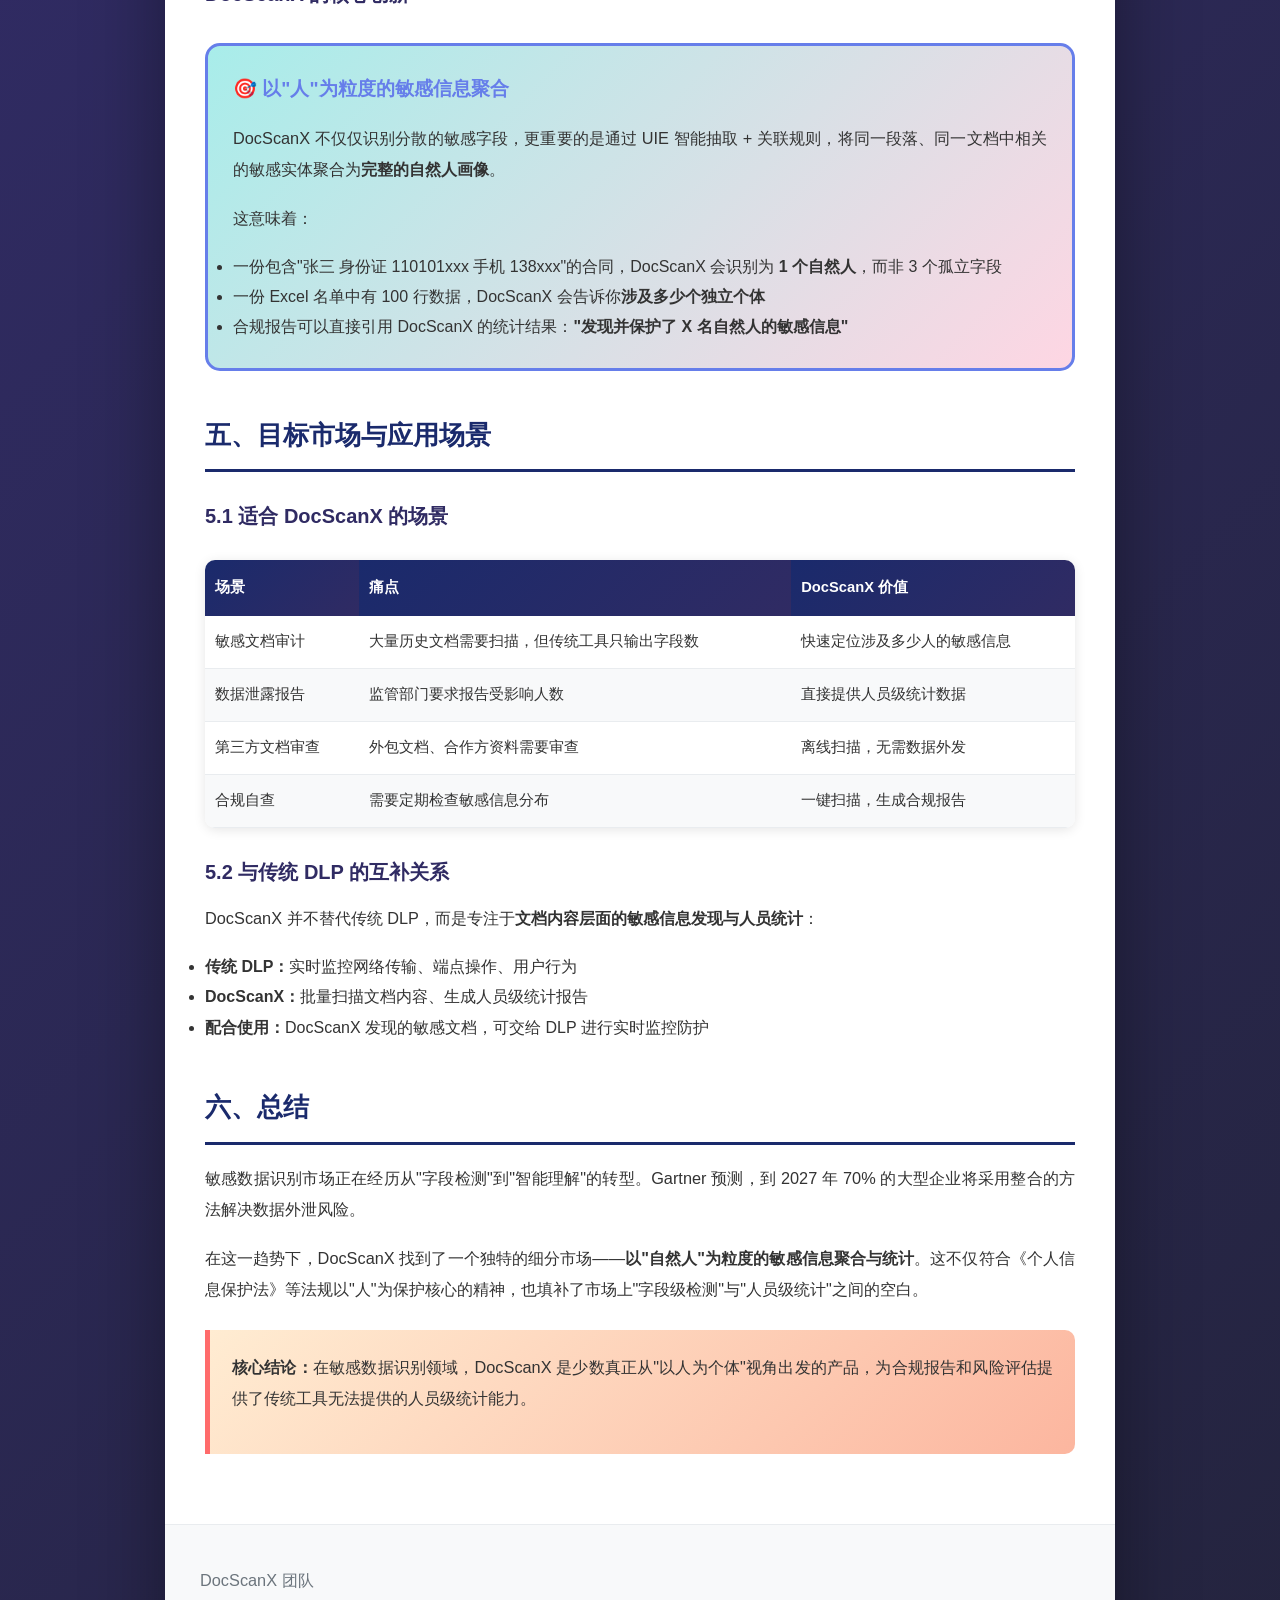
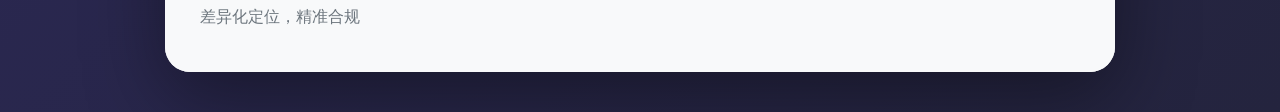
<file: docs/articles/docscanx-market-analysis.html>
<!DOCTYPE html>
<html lang="zh-CN">
<head>
    <meta charset="UTF-8">
    <meta name="viewport" content="width=device-width, initial-scale=1.0">
    <title>敏感数据识别市场分析：产品对比与差异化定位</title>
    <style>
        * {
            margin: 0;
            padding: 0;
            box-sizing: border-box;
        }

        body {
            font-family: -apple-system, BlinkMacSystemFont, "Segoe UI", Roboto, "Helvetica Neue", Arial, sans-serif;
            line-height: 1.9;
            color: #333;
            background: linear-gradient(135deg, #0f0c29 0%, #302b63 50%, #24243e 100%);
            min-height: 100vh;
            padding: 40px 20px;
        }

        .container {
            max-width: 950px;
            margin: 0 auto;
            background: white;
            border-radius: 25px;
            box-shadow: 0 25px 80px rgba(0,0,0,0.4);
            overflow: hidden;
        }

        .header {
            background: linear-gradient(135deg, #1a2a6c 0%, #302b63 100%);
            color: white;
            padding: 60px 40px;
            text-align: center;
        }

        .header h1 {
            font-size: 2.2em;
            margin-bottom: 15px;
            font-weight: 700;
        }

        .header .subtitle {
            font-size: 1.1em;
            opacity: 0.9;
        }

        .content {
            padding: 45px 40px;
        }

        h2 {
            color: #1a2a6c;
            font-size: 1.6em;
            margin: 40px 0 18px 0;
            padding-bottom: 10px;
            border-bottom: 3px solid #1a2a6c;
        }

        h3 {
            color: #302b63;
            font-size: 1.25em;
            margin: 25px 0 12px 0;
        }

        p {
            margin-bottom: 18px;
            text-align: justify;
            font-size: 1.02em;
        }

        .market-table {
            width: 100%;
            border-collapse: collapse;
            margin: 25px 0;
            box-shadow: 0 2px 12px rgba(0,0,0,0.1);
            border-radius: 10px;
            overflow: hidden;
            font-size: 0.92em;
        }

        .market-table th {
            background: linear-gradient(135deg, #1a2a6c 0%, #302b63 100%);
            color: white;
            padding: 14px 10px;
            text-align: left;
            font-weight: 600;
        }

        .market-table td {
            padding: 12px 10px;
            border-bottom: 1px solid #e9ecef;
            vertical-align: top;
        }

        .market-table tr:nth-child(even) {
            background: #f8f9fa;
        }

        .feature-tag {
            display: inline-block;
            background: #e8f4f8;
            color: #1a2a6c;
            padding: 4px 10px;
            border-radius: 15px;
            font-size: 0.85em;
            margin: 2px;
        }

        .highlight-box {
            background: linear-gradient(135deg, #ffecd2 0%, #fcb69f 100%);
            border-left: 5px solid #ff6b6b;
            padding: 22px;
            margin: 25px 0;
            border-radius: 0 10px 10px 0;
        }

        .expert-quote {
            background: linear-gradient(135deg, #f5f7fa 0%, #e8f4f8 100%);
            border-left: 5px solid #1a2a6c;
            padding: 25px;
            margin: 25px 0;
            border-radius: 0 10px 10px 0;
            font-style: italic;
        }

        .expert-quote .source {
            font-style: normal;
            font-weight: 600;
            color: #1a2a6c;
            margin-top: 12px;
            display: block;
        }

        .docscanx-advantage {
            background: linear-gradient(135deg, #a8edea 0%, #fed6e3 100%);
            border: 3px solid #667eea;
            padding: 25px;
            margin: 30px 0;
            border-radius: 15px;
        }

        .docscanx-advantage h4 {
            color: #667eea;
            font-size: 1.2em;
            margin-bottom: 15px;
        }

        .comparison-grid {
            display: grid;
            grid-template-columns: 1fr 1fr;
            gap: 20px;
            margin: 25px 0;
        }

        .traditional, .docscanx {
            padding: 22px;
            border-radius: 12px;
        }

        .traditional {
            background: linear-gradient(135deg, #ff9a9e 0%, #fecfef 100%);
            border: 2px solid #ff6b6b;
        }

        .docscanx {
            background: linear-gradient(135deg, #a8edea 0%, #fed6e3 100%);
            border: 2px solid #667eea;
        }

        .traditional h4, .docscanx h4 {
            font-size: 1.1em;
            margin-bottom: 12px;
        }

        .traditional h4 { color: #c0392b; }
        .docscanx h4 { color: #667eea; }

        .footer {
            background: #f8f9fa;
            padding: 35px;
            text-align: center;
            border-top: 1px solid #e9ecef;
        }

        .footer p {
            color: #6c757d;
            margin: 5px 0;
        }

        @media (max-width: 768px) {
            .comparison-grid {
                grid-template-columns: 1fr;
            }

            .header h1 {
                font-size: 1.6em;
            }

            .content {
                padding: 30px 18px;
            }

            .market-table {
                font-size: 0.85em;
            }

            .market-table th, .market-table td {
                padding: 10px 6px;
            }
        }
    </style>
</head>
<body>
    <div class="container">
        <header class="header">
            <h1>敏感数据识别市场分析</h1>
            <p class="subtitle">产品对比、专家解读与 DocScanX 差异化定位</p>
        </header>

        <article class="content">
            <h2>一、市场概览：DLP 行业的蓬勃发展</h2>

            <p>根据 Gartner 和 iMarc 咨询公司的研究数据：</p>

            <ul>
                <li>截至 2024 年，全球 DLP（数据防泄漏）市场价值约为 <strong>25.8 亿美元</strong></li>
                <li>预计至 2033 年将达到 <strong>122.9 亿美元</strong>，年均复合增长率（CAGR）为 18.9%</li>
                <li>亚太地区预计将以 <strong>24.72%</strong> 的年复合增长率成为增长最快的区域</li>
            </ul>

            <div class="expert-quote">
                "管理数据外泄风险仍然是企业的重大挑战之一。随着生成式人工智能的运用和数据的不断扩散，数据外泄的问题变得更加严重。"
                <span class="source">—— Gartner《2025年数据防泄漏（DLP）市场指南》</span>
            </div>

            <h2>二、主流产品分类与特点</h2>

            <h3>2.1 企业级 DLP 厂商</h3>

            <table class="market-table">
                <thead>
                    <tr>
                        <th style="width: 15%;">厂商/产品</th>
                        <th style="width: 40%;">核心能力</th>
                        <th style="width: 25%;">技术特点</th>
                        <th style="width: 20%;">目标客户</th>
                    </tr>
                </thead>
                <tbody>
                    <tr>
                        <td><strong>启明星辰</strong></td>
                        <td>网络+终端+应用+模型四维度防护</td>
                        <td>
                            <span class="feature-tag">深度流量解析</span>
                            <span class="feature-tag">AI驱动资产指纹</span>
                            <span class="feature-tag">UEBA行为分析</span>
                        </td>
                        <td>政府、运营商、金融、能源、医疗</td>
                    </tr>
                    <tr>
                        <td><strong>天空卫士</strong></td>
                        <td>企业级DLP、生成DLP、风险自适应DLP</td>
                        <td>
                            <span class="feature-tag">统一内容分类</span>
                            <span class="feature-tag">GenAI防护</span>
                            <span class="feature-tag">风险自适应</span>
                        </td>
                        <td>大型金融机构、制造业</td>
                    </tr>
                    <tr>
                        <td><strong>Ping32</strong></td>
                        <td>全场景数据防护闭环</td>
                        <td>
                            <span class="feature-tag">透明加密</span>
                            <span class="feature-tag">精细化权限管理</span>
                            <span class="feature-tag">审批流程引擎</span>
                        </td>
                        <td>中大型企业</td>
                    </tr>
                    <tr>
                        <td><strong>域智盾</strong></td>
                        <td>内网数据防泄漏</td>
                        <td>
                            <span class="feature-tag">透明/智能/只读加密</span>
                            <span class="feature-tag">部门密钥隔离</span>
                            <span class="feature-tag">外设管控</span>
                        </td>
                        <td>企业内网防护</td>
                    </tr>
                    <tr>
                        <td><strong>CrowdStrike</strong></td>
                        <td>统一数据保护（端点+云+AI）</td>
                        <td>
                            <span class="feature-tag">实时威胁感知</span>
                            <span class="feature-tag">Charlotte AI</span>
                            <span class="feature-tag">客户端网络检查</span>
                        </td>
                        <td>全球化企业</td>
                    </tr>
                </tbody>
            </table>

            <h3>2.2 技术路线分析</h3>

            <p>当前市场上的敏感数据识别技术主要集中在以下几种路线：</p>

            <div class="highlight-box">
                <p><strong>主流技术：基于规则的内容识别</strong></p>
                <p>关键词匹配、正则表达式、指纹识别、文档指纹等传统方式依然是大多数 DLP 产品的基础。这类方法在已知的、固定的字段格式（如身份证号、手机号）识别上效果较好。</p>
            </div>

            <div class="expert-quote">
                "传统基于固定规则的 DLP 系统正在让位于能够'思考'的智能解决方案。新一代风险自适应 DLP 就像一位经验丰富的安全分析师，它不仅能识别敏感数据，更能理解风险用户行为背后的意图。"
                <span class="source">—— Gartner《2025年数据防泄漏市场指南》</span>
            </div>

            <h2>三、专家解读：行业趋势与挑战</h2>

            <h3>3.1 Gartner 的核心观点</h3>

            <ul>
                <li><strong>风险自适应 DLP 成为主流：</strong>基于用户行为与意图的动态防护模式，使安全团队能够将有限资源集中在真正的威胁上</li>
                <li><strong>GenAI 带来新挑战：</strong>DLP 需覆盖浏览器、SaaS 应用等 GenAI 数据外泄渠道</li>
                <li><strong>云原生 DLP 融合：</strong>数据安全态势管理（DSPM）与 DLP 融合，推动数据分类与风险可视化自动化</li>
                <li><strong>集成式 DLP 能力提升：</strong>部分厂商已接近企业级 DLP 功能，但管理复杂度仍是挑战</li>
            </ul>

            <h3>3.2 当前产品共性特点</h3>

            <p>分析主流 DLP 产品，它们的共同特点是：</p>

            <ul>
                <li>✅ <strong>字段级检测：</strong>基于正则表达式、关键词匹配识别身份证号、手机号、银行卡号等</li>
                <li>✅ <strong>结构化数据支持：</strong>数据库字段扫描、文档元数据识别</li>
                <li>✅ <strong>网络传输监控：</strong>邮件、Webhook、云存储外发监控</li>
                <li>✅ <strong>UEBA 行为分析：</strong>用户行为异常检测</li>
            </ul>

            <h3>3.3 行业盲点：缺乏"以人为个体"的统计视角</h3>

            <div class="highlight-box">
                <p><strong>关键发现：</strong>经过对市面上主流 DLP 产品的调研，我们发现一个共同的技术盲点——<strong>几乎所有产品都停留在"字段级"检测和统计</strong>，没有产品提供"以人为个体"的聚合统计视图。</p>
            </div>

            <h2>四、DocScanX 的差异化定位</h2>

            <div class="comparison-grid">
                <div class="traditional">
                    <h4>传统 DLP 产品</h4>
                    <ul>
                        <li>识别字段：身份证×10</li>
                        <li>识别字段：手机号×25</li>
                        <li>识别字段：银行卡×5</li>
                        <li>输出：字段计数统计</li>
                        <li>无法回答：这是多少个人？</li>
                    </ul>
                </div>
                <div class="docscanx">
                    <h4>DocScanX</h4>
                    <ul>
                        <li>识别实体：身份证+手机号+姓名</li>
                        <li>关联为：张三（1人）</li>
                        <li>关联为：李四（1人）</li>
                        <li>输出：人员级统计报告</li>
                        <li>直接回答：涉及8人</li>
                    </ul>
                </div>
            </div>

            <h3>DocScanX 的核心创新</h3>

            <div class="docscanx-advantage">
                <h4>🎯 以"人"为粒度的敏感信息聚合</h4>

                <p>DocScanX 不仅仅识别分散的敏感字段，更重要的是通过 UIE 智能抽取 + 关联规则，将同一段落、同一文档中相关的敏感实体聚合为<strong>完整的自然人画像</strong>。</p>

                <p>这意味着：</p>
                <ul>
                    <li>一份包含"张三 身份证 110101xxx 手机 138xxx"的合同，DocScanX 会识别为 <strong>1 个自然人</strong>，而非 3 个孤立字段</li>
                    <li>一份 Excel 名单中有 100 行数据，DocScanX 会告诉你<strong>涉及多少个独立个体</strong></li>
                    <li>合规报告可以直接引用 DocScanX 的统计结果：<strong>"发现并保护了 X 名自然人的敏感信息"</strong></li>
                </ul>
            </div>

            <h2>五、目标市场与应用场景</h2>

            <h3>5.1 适合 DocScanX 的场景</h3>

            <table class="market-table">
                <thead>
                    <tr>
                        <th>场景</th>
                        <th>痛点</th>
                        <th>DocScanX 价值</th>
                    </tr>
                </thead>
                <tbody>
                    <tr>
                        <td>敏感文档审计</td>
                        <td>大量历史文档需要扫描，但传统工具只输出字段数</td>
                        <td>快速定位涉及多少人的敏感信息</td>
                    </tr>
                    <tr>
                        <td>数据泄露报告</td>
                        <td>监管部门要求报告受影响人数</td>
                        <td>直接提供人员级统计数据</td>
                    </tr>
                    <tr>
                        <td>第三方文档审查</td>
                        <td>外包文档、合作方资料需要审查</td>
                        <td>离线扫描，无需数据外发</td>
                    </tr>
                    <tr>
                        <td>合规自查</td>
                        <td>需要定期检查敏感信息分布</td>
                        <td>一键扫描，生成合规报告</td>
                    </tr>
                </tbody>
            </table>

            <h3>5.2 与传统 DLP 的互补关系</h3>

            <p>DocScanX 并不替代传统 DLP，而是专注于<strong>文档内容层面的敏感信息发现与人员统计</strong>：</p>

            <ul>
                <li><strong>传统 DLP：</strong>实时监控网络传输、端点操作、用户行为</li>
                <li><strong>DocScanX：</strong>批量扫描文档内容、生成人员级统计报告</li>
                <li><strong>配合使用：</strong>DocScanX 发现的敏感文档，可交给 DLP 进行实时监控防护</li>
            </ul>

            <h2>六、总结</h2>

            <p>敏感数据识别市场正在经历从"字段检测"到"智能理解"的转型。Gartner 预测，到 2027 年 70% 的大型企业将采用整合的方法解决数据外泄风险。</p>

            <p>在这一趋势下，DocScanX 找到了一个独特的细分市场——<strong>以"自然人"为粒度的敏感信息聚合与统计</strong>。这不仅符合《个人信息保护法》等法规以"人"为保护核心的精神，也填补了市场上"字段级检测"与"人员级统计"之间的空白。</p>

            <div class="highlight-box">
                <p><strong>核心结论：</strong>在敏感数据识别领域，DocScanX 是少数真正从"以人为个体"视角出发的产品，为合规报告和风险评估提供了传统工具无法提供的人员级统计能力。</p>
            </div>
        </article>

        <footer class="footer">
            <p>DocScanX 团队</p>
            <p>差异化定位，精准合规</p>
        </footer>
    </div>
</body>
</html>
</file>
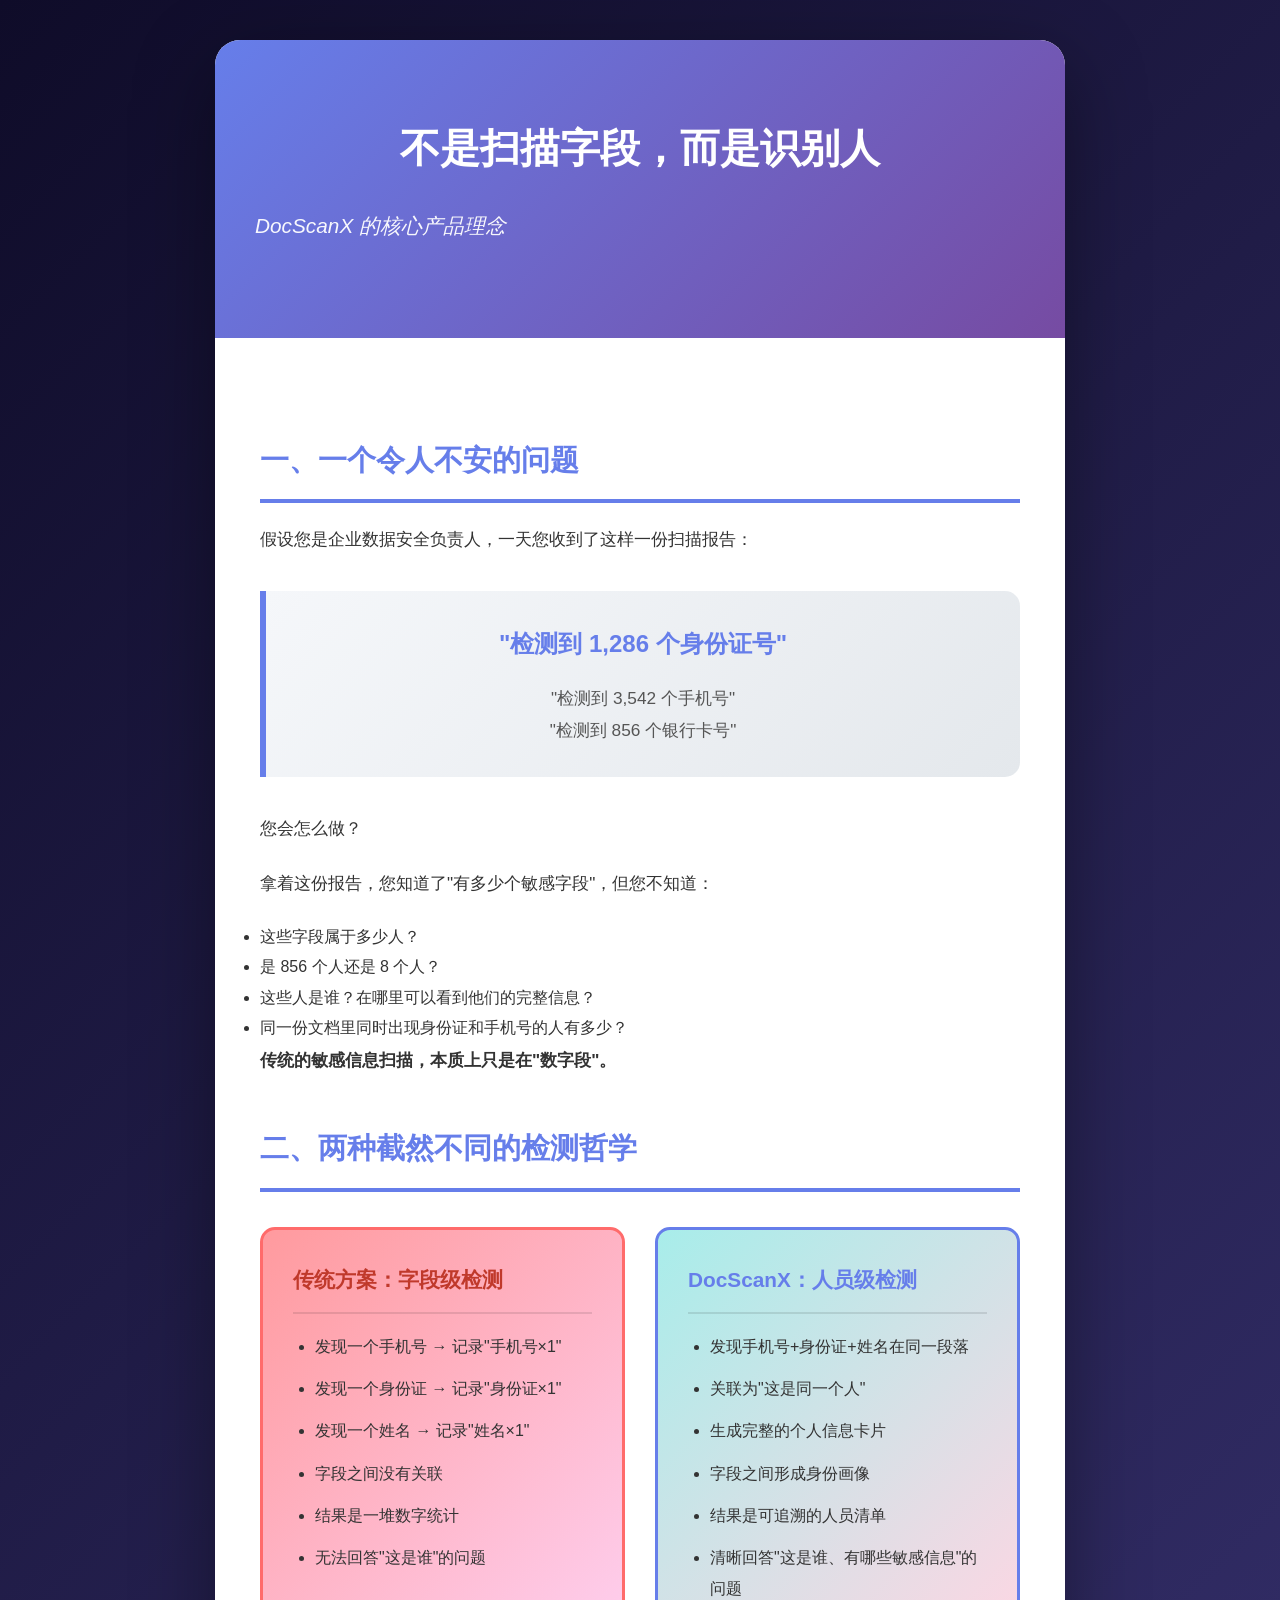
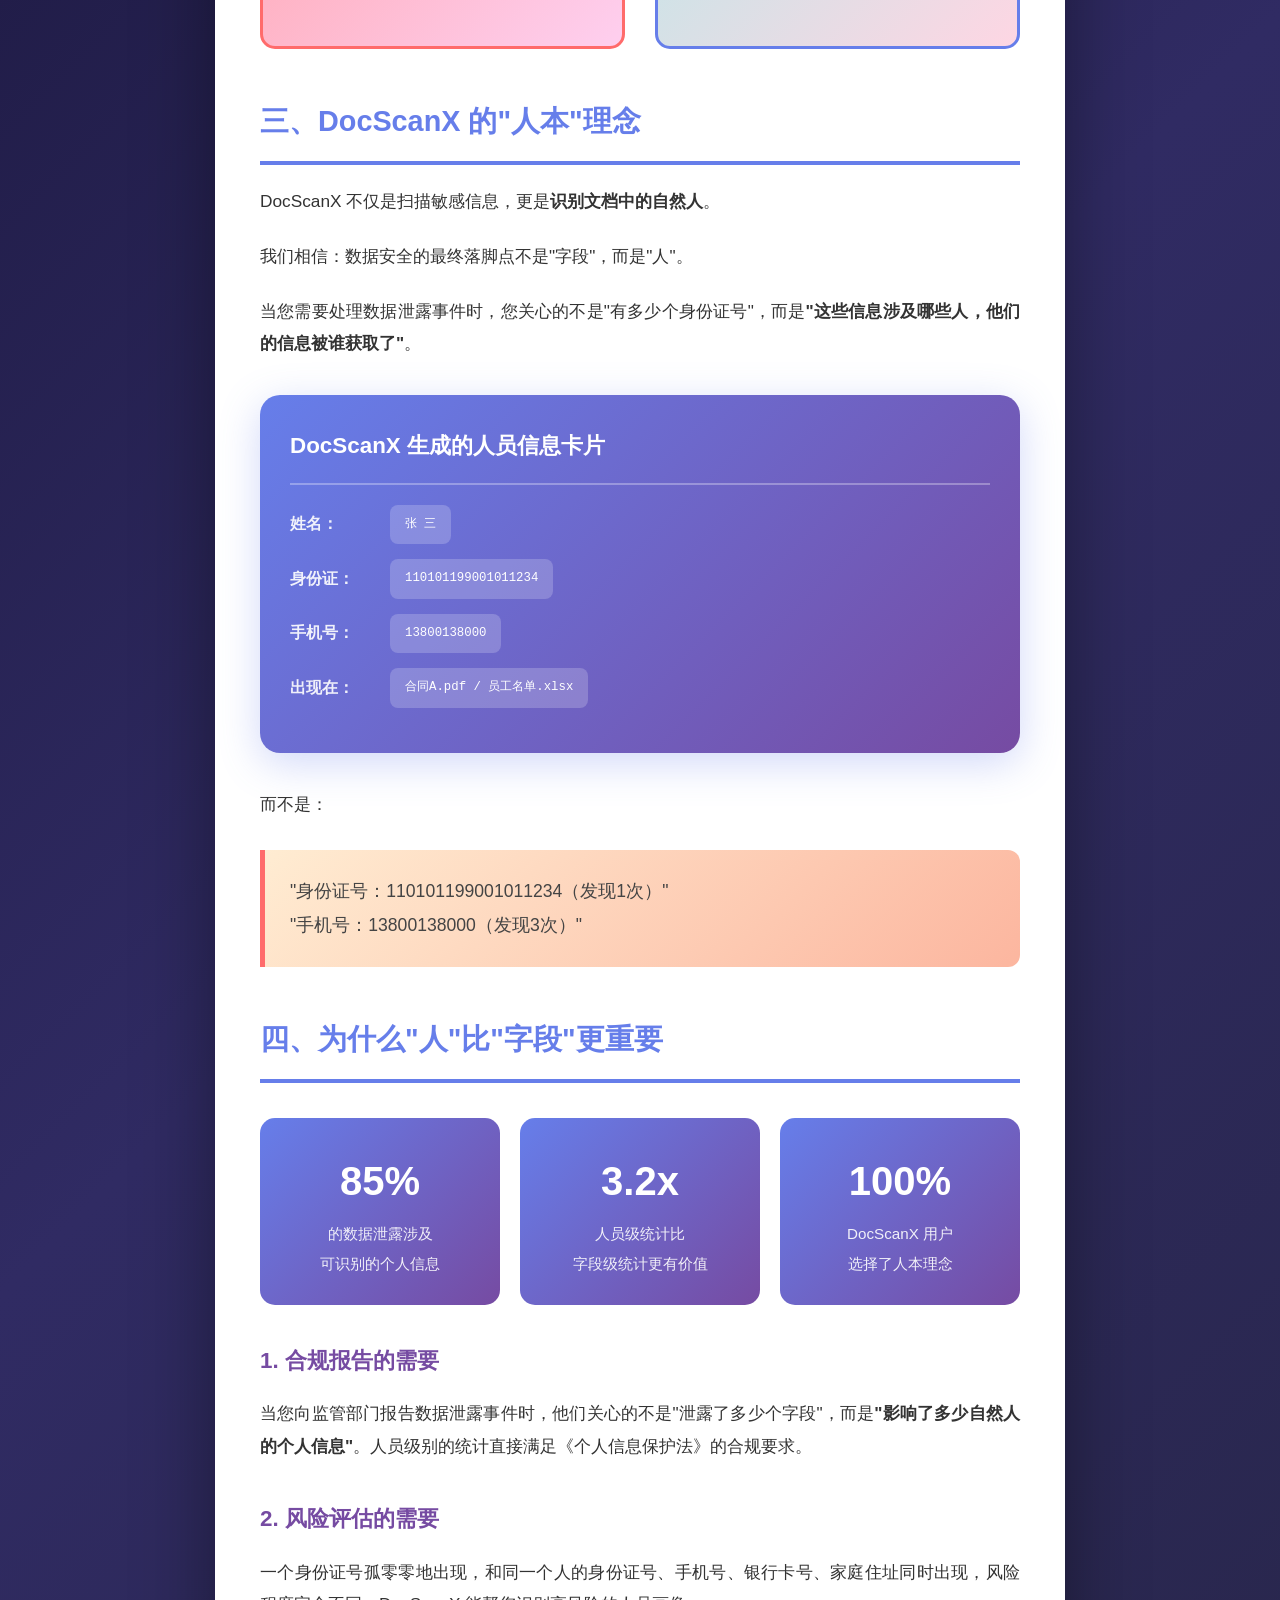
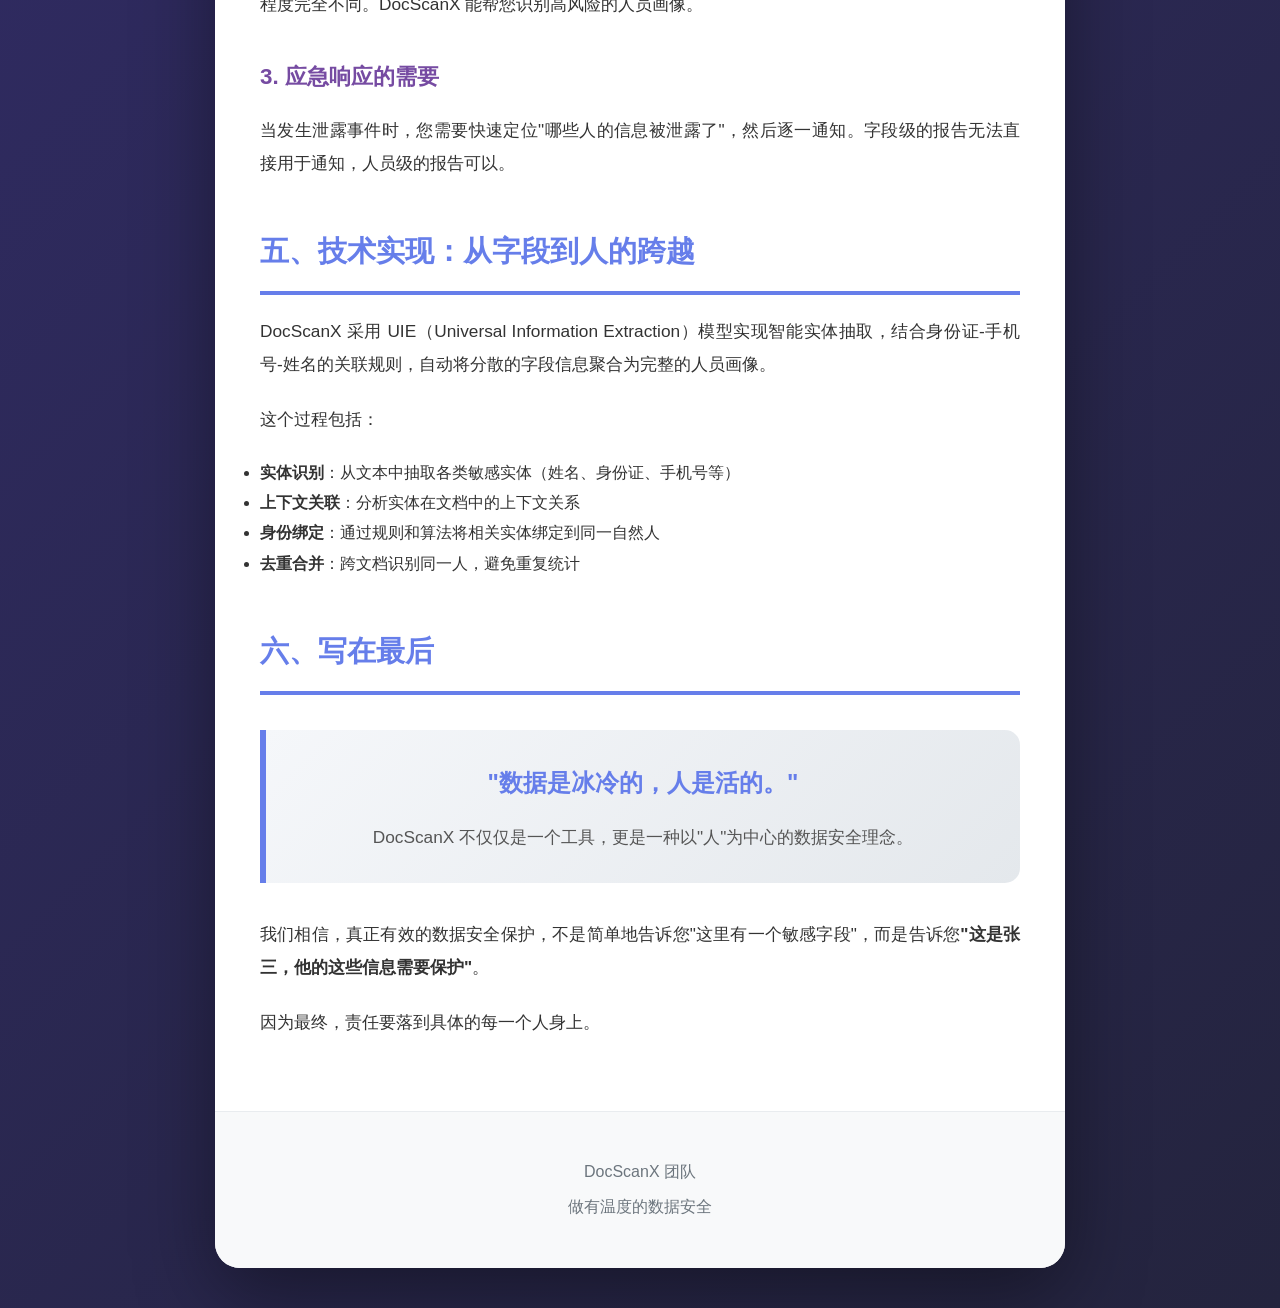
<file: docs/articles/docscanx-philosophy.html>
<!DOCTYPE html>
<html lang="zh-CN">
<head>
    <meta charset="UTF-8">
    <meta name="viewport" content="width=device-width, initial-scale=1.0">
    <title>DocScanX：不是扫描字段，而是识别人</title>
    <style>
        * {
            margin: 0;
            padding: 0;
            box-sizing: border-box;
        }

        body {
            font-family: -apple-system, BlinkMacSystemFont, "Segoe UI", Roboto, "Helvetica Neue", Arial, sans-serif;
            line-height: 1.9;
            color: #333;
            background: linear-gradient(135deg, #0f0c29 0%, #302b63 50%, #24243e 100%);
            min-height: 100vh;
            padding: 40px 20px;
        }

        .container {
            max-width: 850px;
            margin: 0 auto;
            background: white;
            border-radius: 25px;
            box-shadow: 0 25px 80px rgba(0,0,0,0.4);
            overflow: hidden;
        }

        .header {
            background: linear-gradient(135deg, #667eea 0%, #764ba2 100%);
            color: white;
            padding: 70px 40px;
            text-align: center;
        }

        .header h1 {
            font-size: 2.5em;
            margin-bottom: 20px;
            font-weight: 700;
        }

        .header .subtitle {
            font-size: 1.3em;
            opacity: 0.95;
            font-weight: 300;
            font-style: italic;
        }

        .content {
            padding: 50px 45px;
        }

        h2 {
            color: #667eea;
            font-size: 1.8em;
            margin: 45px 0 20px 0;
            padding-bottom: 12px;
            border-bottom: 4px solid #667eea;
        }

        h3 {
            color: #764ba2;
            font-size: 1.4em;
            margin: 35px 0 15px 0;
        }

        p {
            margin-bottom: 22px;
            text-align: justify;
            font-size: 1.08em;
        }

        .comparison-box {
            display: grid;
            grid-template-columns: 1fr 1fr;
            gap: 30px;
            margin: 35px 0;
        }

        .traditional, .docscanx {
            padding: 30px;
            border-radius: 15px;
            position: relative;
        }

        .traditional {
            background: linear-gradient(135deg, #ff9a9e 0%, #fecfef 100%);
            border: 3px solid #ff6b6b;
        }

        .docscanx {
            background: linear-gradient(135deg, #a8edea 0%, #fed6e3 100%);
            border: 3px solid #667eea;
        }

        .traditional h4, .docscanx h4 {
            font-size: 1.3em;
            margin-bottom: 18px;
            padding-bottom: 12px;
            border-bottom: 2px solid rgba(0,0,0,0.1);
        }

        .traditional h4 {
            color: #c0392b;
        }

        .docscanx h4 {
            color: #667eea;
        }

        .traditional ul, .docscanx ul {
            padding-left: 22px;
        }

        .traditional li, .docscanx li {
            margin-bottom: 12px;
            font-size: 1em;
        }

        .persona-card {
            background: linear-gradient(135deg, #667eea 0%, #764ba2 100%);
            color: white;
            padding: 30px;
            border-radius: 20px;
            margin: 35px 0;
            box-shadow: 0 10px 40px rgba(102, 126, 234, 0.3);
        }

        .persona-card h4 {
            font-size: 1.4em;
            margin-bottom: 20px;
            padding-bottom: 15px;
            border-bottom: 2px solid rgba(255,255,255,0.3);
        }

        .persona-card .field {
            display: flex;
            margin-bottom: 15px;
            align-items: center;
        }

        .persona-card .label {
            font-weight: 600;
            min-width: 100px;
            opacity: 0.9;
        }

        .persona-card .value {
            background: rgba(255,255,255,0.2);
            padding: 8px 15px;
            border-radius: 8px;
            font-family: monospace;
            font-size: 0.95em;
        }

        .quote-box {
            background: linear-gradient(135deg, #f5f7fa 0%, #e4e8ec 100%);
            border-left: 6px solid #667eea;
            padding: 30px;
            margin: 35px 0;
            border-radius: 0 15px 15px 0;
        }

        .quote-box .big-quote {
            font-size: 1.5em;
            color: #667eea;
            font-weight: 700;
            text-align: center;
            margin-bottom: 15px;
        }

        .quote-box p {
            text-align: center;
            margin: 0;
            color: #555;
        }

        .highlight-box {
            background: linear-gradient(135deg, #ffecd2 0%, #fcb69f 100%);
            border-left: 5px solid #ff6b6b;
            padding: 25px;
            margin: 30px 0;
            border-radius: 0 12px 12px 0;
        }

        .highlight-box p {
            margin: 0;
            font-size: 1.1em;
            color: #444;
        }

        .metrics {
            display: grid;
            grid-template-columns: repeat(3, 1fr);
            gap: 20px;
            margin: 35px 0;
        }

        .metric {
            text-align: center;
            padding: 25px;
            background: linear-gradient(135deg, #667eea 0%, #764ba2 100%);
            border-radius: 15px;
            color: white;
        }

        .metric .number {
            font-size: 2.5em;
            font-weight: 700;
            display: block;
        }

        .metric .label {
            font-size: 0.95em;
            opacity: 0.9;
            margin-top: 8px;
        }

        .footer {
            background: #f8f9fa;
            padding: 40px;
            text-align: center;
            border-top: 1px solid #e9ecef;
        }

        .footer p {
            color: #6c757d;
            margin: 5px 0;
            text-align: center;
            font-size: 1em;
        }

        @media (max-width: 768px) {
            .comparison-box {
                grid-template-columns: 1fr;
            }

            .metrics {
                grid-template-columns: 1fr;
            }

            .header h1 {
                font-size: 1.8em;
            }

            .content {
                padding: 30px 20px;
            }
        }
    </style>
</head>
<body>
    <div class="container">
        <header class="header">
            <h1>不是扫描字段，而是识别人</h1>
            <p class="subtitle">DocScanX 的核心产品理念</p>
        </header>

        <article class="content">
            <h2>一、一个令人不安的问题</h2>

            <p>假设您是企业数据安全负责人，一天您收到了这样一份扫描报告：</p>

            <div class="quote-box">
                <div class="big-quote">"检测到 1,286 个身份证号"</div>
                <p>"检测到 3,542 个手机号"</p>
                <p>"检测到 856 个银行卡号"</p>
            </div>

            <p>您会怎么做？</p>

            <p>拿着这份报告，您知道了"有多少个敏感字段"，但您不知道：</p>

            <ul>
                <li>这些字段属于多少人？</li>
                <li>是 856 个人还是 8 个人？</li>
                <li>这些人是谁？在哪里可以看到他们的完整信息？</li>
                <li>同一份文档里同时出现身份证和手机号的人有多少？</li>
            </ul>

            <p><strong>传统的敏感信息扫描，本质上只是在"数字段"。</strong></p>

            <h2>二、两种截然不同的检测哲学</h2>

            <div class="comparison-box">
                <div class="traditional">
                    <h4>传统方案：字段级检测</h4>
                    <ul>
                        <li>发现一个手机号 → 记录"手机号×1"</li>
                        <li>发现一个身份证 → 记录"身份证×1"</li>
                        <li>发现一个姓名 → 记录"姓名×1"</li>
                        <li>字段之间没有关联</li>
                        <li>结果是一堆数字统计</li>
                        <li>无法回答"这是谁"的问题</li>
                    </ul>
                </div>
                <div class="docscanx">
                    <h4>DocScanX：人员级检测</h4>
                    <ul>
                        <li>发现手机号+身份证+姓名在同一段落</li>
                        <li>关联为"这是同一个人"</li>
                        <li>生成完整的个人信息卡片</li>
                        <li>字段之间形成身份画像</li>
                        <li>结果是可追溯的人员清单</li>
                        <li>清晰回答"这是谁、有哪些敏感信息"的问题</li>
                    </ul>
                </div>
            </div>

            <h2>三、DocScanX 的"人本"理念</h2>

            <p>DocScanX 不仅是扫描敏感信息，更是<strong>识别文档中的自然人</strong>。</p>

            <p>我们相信：数据安全的最终落脚点不是"字段"，而是"人"。</p>

            <p>当您需要处理数据泄露事件时，您关心的不是"有多少个身份证号"，而是<strong>"这些信息涉及哪些人，他们的信息被谁获取了"</strong>。</p>

            <div class="persona-card">
                <h4>DocScanX 生成的人员信息卡片</h4>
                <div class="field">
                    <span class="label">姓名：</span>
                    <span class="value">张 三</span>
                </div>
                <div class="field">
                    <span class="label">身份证：</span>
                    <span class="value">110101199001011234</span>
                </div>
                <div class="field">
                    <span class="label">手机号：</span>
                    <span class="value">13800138000</span>
                </div>
                <div class="field">
                    <span class="label">出现在：</span>
                    <span class="value">合同A.pdf / 员工名单.xlsx</span>
                </div>
            </div>

            <p>而不是：</p>

            <div class="highlight-box">
                <p>"身份证号：110101199001011234（发现1次）"</p>
                <p>"手机号：13800138000（发现3次）"</p>
            </div>

            <h2>四、为什么"人"比"字段"更重要</h2>

            <div class="metrics">
                <div class="metric">
                    <span class="number">85%</span>
                    <span class="label">的数据泄露涉及<br>可识别的个人信息</span>
                </div>
                <div class="metric">
                    <span class="number">3.2x</span>
                    <span class="label">人员级统计比<br>字段级统计更有价值</span>
                </div>
                <div class="metric">
                    <span class="number">100%</span>
                    <span class="label">DocScanX 用户<br>选择了人本理念</span>
                </div>
            </div>

            <h3>1. 合规报告的需要</h3>

            <p>当您向监管部门报告数据泄露事件时，他们关心的不是"泄露了多少个字段"，而是<strong>"影响了多少自然人的个人信息"</strong>。人员级别的统计直接满足《个人信息保护法》的合规要求。</p>

            <h3>2. 风险评估的需要</h3>

            <p>一个身份证号孤零零地出现，和同一个人的身份证号、手机号、银行卡号、家庭住址同时出现，风险程度完全不同。DocScanX 能帮您识别高风险的人员画像。</p>

            <h3>3. 应急响应的需要</h3>

            <p>当发生泄露事件时，您需要快速定位"哪些人的信息被泄露了"，然后逐一通知。字段级的报告无法直接用于通知，人员级的报告可以。</p>

            <h2>五、技术实现：从字段到人的跨越</h2>

            <p>DocScanX 采用 UIE（Universal Information Extraction）模型实现智能实体抽取，结合身份证-手机号-姓名的关联规则，自动将分散的字段信息聚合为完整的人员画像。</p>

            <p>这个过程包括：</p>

            <ul>
                <li><strong>实体识别</strong>：从文本中抽取各类敏感实体（姓名、身份证、手机号等）</li>
                <li><strong>上下文关联</strong>：分析实体在文档中的上下文关系</li>
                <li><strong>身份绑定</strong>：通过规则和算法将相关实体绑定到同一自然人</li>
                <li><strong>去重合并</strong>：跨文档识别同一人，避免重复统计</li>
            </ul>

            <h2>六、写在最后</h2>

            <div class="quote-box">
                <div class="big-quote">"数据是冰冷的，人是活的。"</div>
                <p>DocScanX 不仅仅是一个工具，更是一种以"人"为中心的数据安全理念。</p>
            </div>

            <p>我们相信，真正有效的数据安全保护，不是简单地告诉您"这里有一个敏感字段"，而是告诉您<strong>"这是张三，他的这些信息需要保护"</strong>。</p>

            <p>因为最终，责任要落到具体的每一个人身上。</p>
        </article>

        <footer class="footer">
            <p>DocScanX 团队</p>
            <p>做有温度的数据安全</p>
        </footer>
    </div>
</body>
</html>
</file>
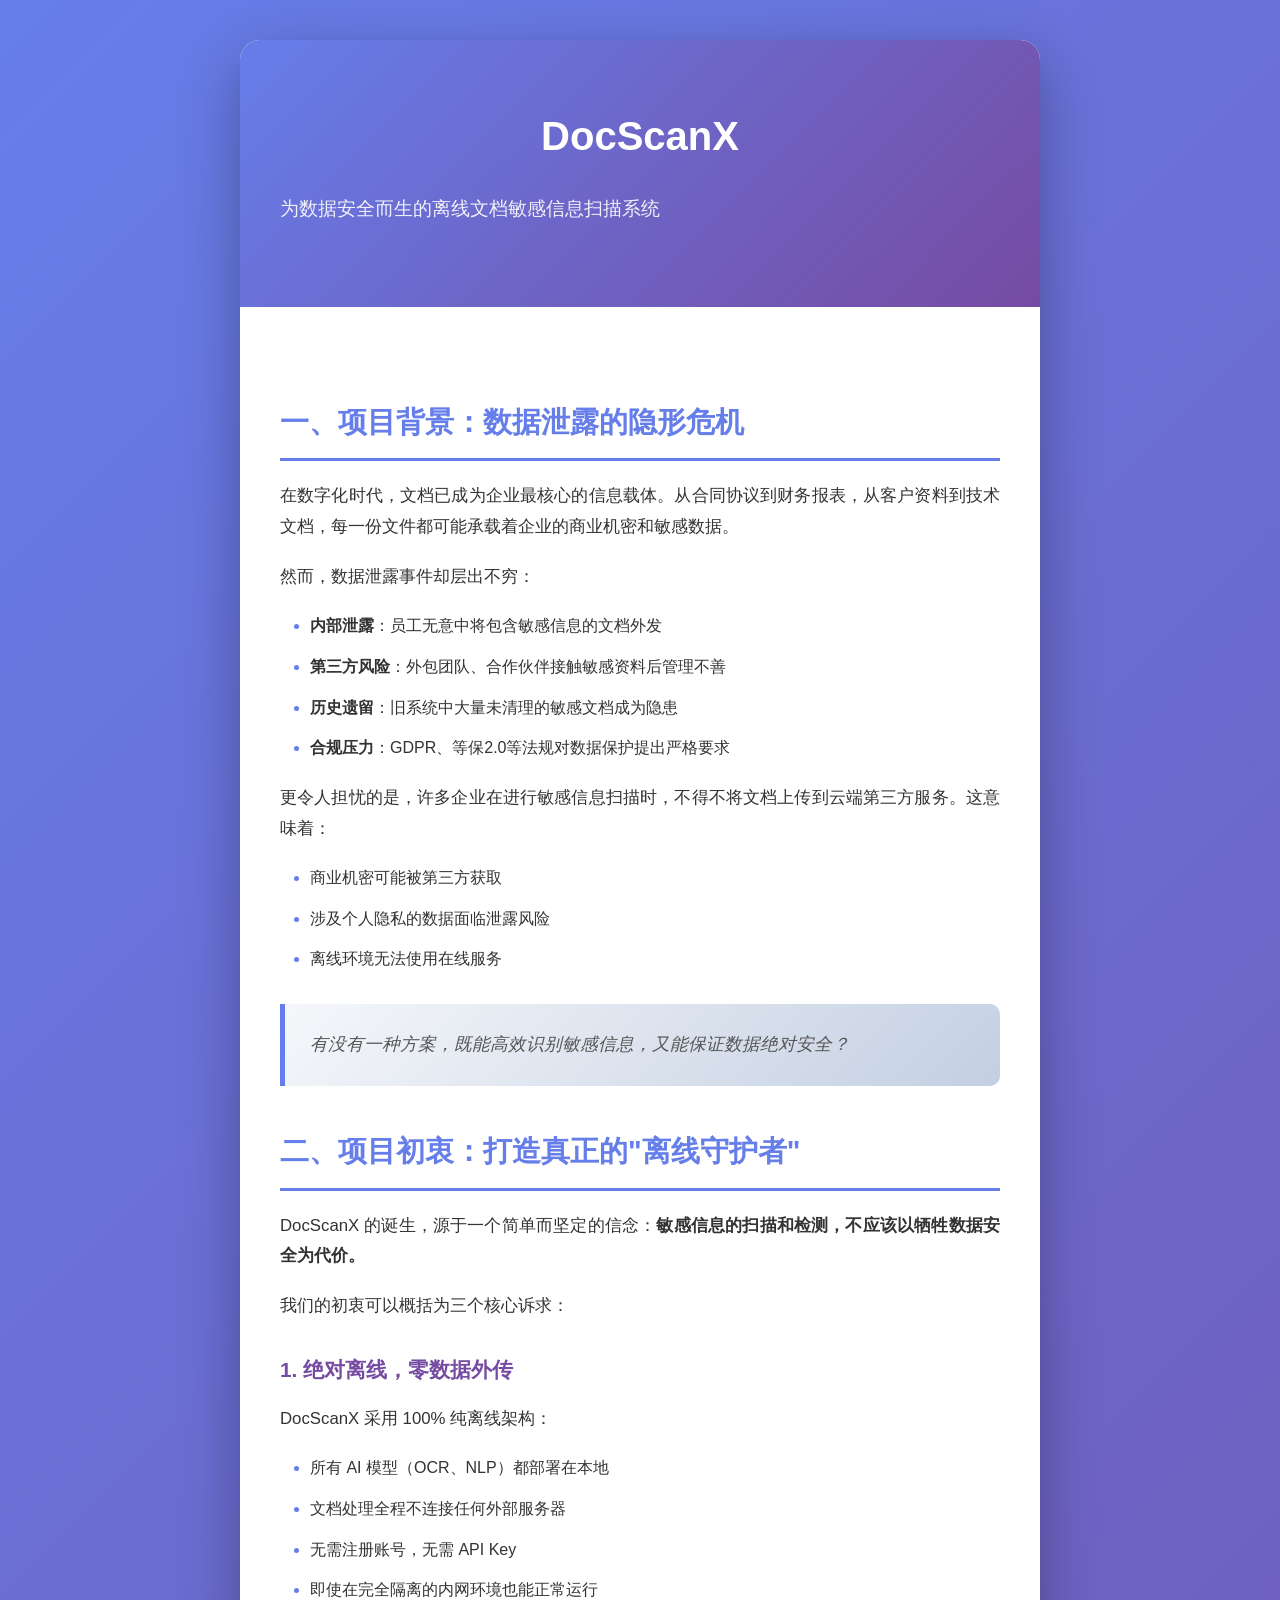
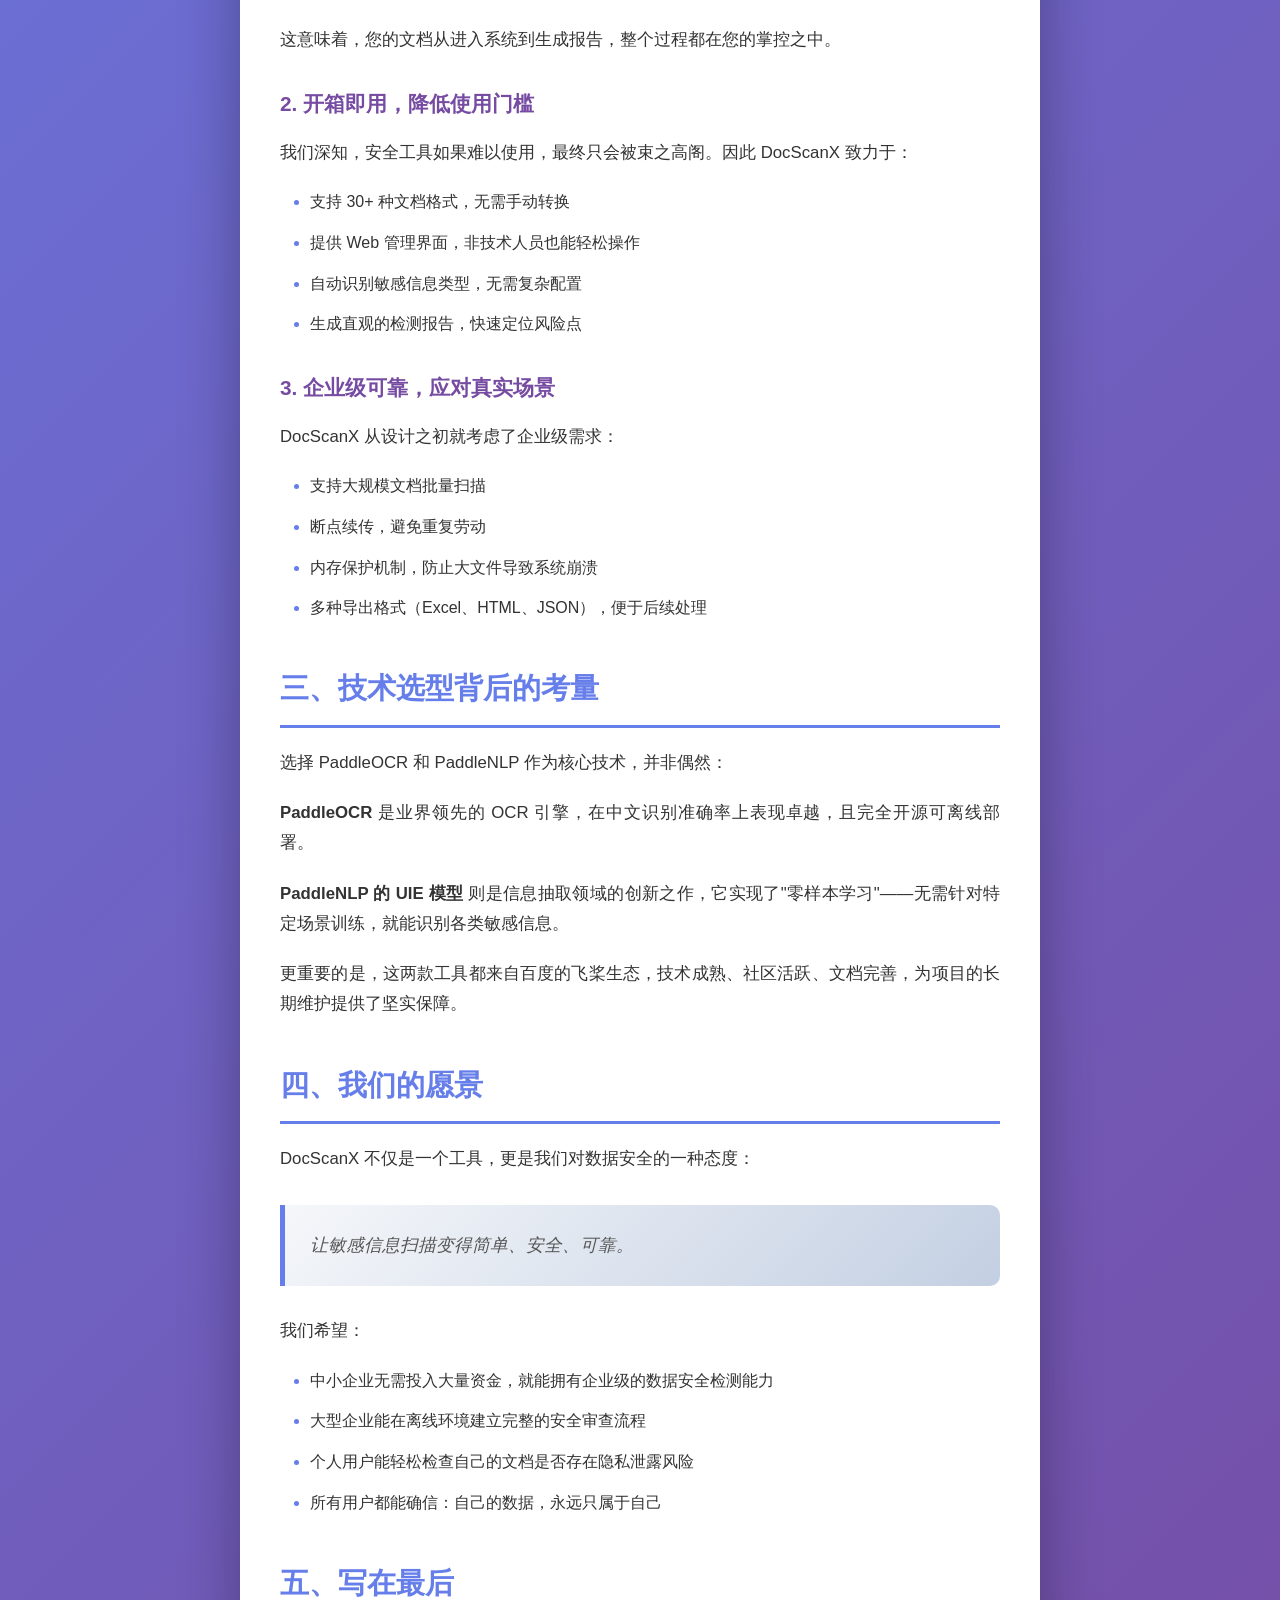
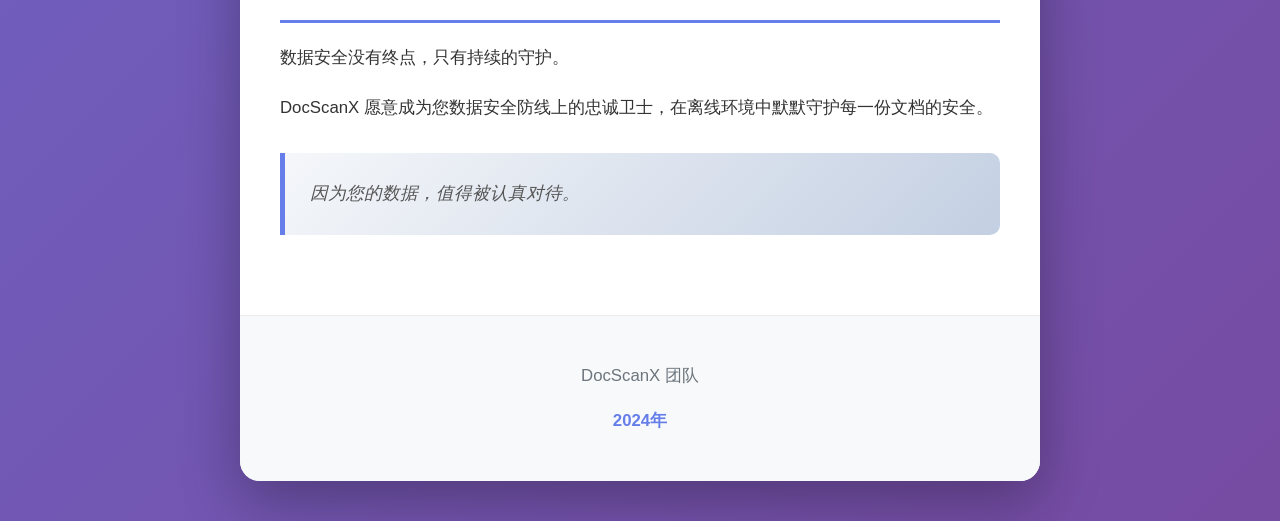
<file: docs/articles/docscanx-story.html>
<!DOCTYPE html>
<html lang="zh-CN">
<head>
    <meta charset="UTF-8">
    <meta name="viewport" content="width=device-width, initial-scale=1.0">
    <title>DocScanX：为数据安全而生的离线文档敏感信息扫描系统</title>
    <style>
        * {
            margin: 0;
            padding: 0;
            box-sizing: border-box;
        }
        
        body {
            font-family: -apple-system, BlinkMacSystemFont, "Segoe UI", Roboto, "Helvetica Neue", Arial, sans-serif;
            line-height: 1.8;
            color: #333;
            background: linear-gradient(135deg, #667eea 0%, #764ba2 100%);
            min-height: 100vh;
            padding: 40px 20px;
        }
        
        .container {
            max-width: 800px;
            margin: 0 auto;
            background: white;
            border-radius: 20px;
            box-shadow: 0 20px 60px rgba(0,0,0,0.3);
            overflow: hidden;
        }
        
        .header {
            background: linear-gradient(135deg, #667eea 0%, #764ba2 100%);
            color: white;
            padding: 60px 40px;
            text-align: center;
        }
        
        .header h1 {
            font-size: 2.5em;
            margin-bottom: 20px;
            font-weight: 700;
        }
        
        .header .subtitle {
            font-size: 1.2em;
            opacity: 0.9;
            font-weight: 300;
        }
        
        .content {
            padding: 50px 40px;
        }
        
        h2 {
            color: #667eea;
            font-size: 1.8em;
            margin: 40px 0 20px 0;
            padding-bottom: 10px;
            border-bottom: 3px solid #667eea;
        }
        
        h3 {
            color: #764ba2;
            font-size: 1.3em;
            margin: 30px 0 15px 0;
        }
        
        p {
            margin-bottom: 20px;
            text-align: justify;
            font-size: 1.05em;
        }
        
        ul {
            margin: 20px 0;
            padding-left: 30px;
        }
        
        li {
            margin-bottom: 12px;
            position: relative;
        }
        
        li::marker {
            color: #667eea;
        }
        
        .highlight-box {
            background: linear-gradient(135deg, #f5f7fa 0%, #c3cfe2 100%);
            border-left: 5px solid #667eea;
            padding: 25px;
            margin: 30px 0;
            border-radius: 0 10px 10px 0;
        }
        
        .highlight-box p {
            margin: 0;
            font-style: italic;
            font-size: 1.1em;
            color: #555;
        }
        
        .footer {
            background: #f8f9fa;
            padding: 40px;
            text-align: center;
            border-top: 1px solid #e9ecef;
        }
        
        .footer p {
            color: #6c757d;
            margin: 5px 0;
            text-align: center;
        }
        
        .footer .team {
            font-weight: 600;
            color: #667eea;
            margin-top: 15px;
        }
        
        .icon {
            display: inline-block;
            width: 24px;
            height: 24px;
            margin-right: 8px;
            vertical-align: middle;
        }
        
        @media (max-width: 600px) {
            .header h1 {
                font-size: 1.8em;
            }
            
            .content {
                padding: 30px 20px;
            }
            
            h2 {
                font-size: 1.4em;
            }
        }
    </style>
</head>
<body>
    <div class="container">
        <header class="header">
            <h1>DocScanX</h1>
            <p class="subtitle">为数据安全而生的离线文档敏感信息扫描系统</p>
        </header>
        
        <article class="content">
            <h2>一、项目背景：数据泄露的隐形危机</h2>
            
            <p>在数字化时代，文档已成为企业最核心的信息载体。从合同协议到财务报表，从客户资料到技术文档，每一份文件都可能承载着企业的商业机密和敏感数据。</p>
            
            <p>然而，数据泄露事件却层出不穷：</p>
            
            <ul>
                <li><strong>内部泄露</strong>：员工无意中将包含敏感信息的文档外发</li>
                <li><strong>第三方风险</strong>：外包团队、合作伙伴接触敏感资料后管理不善</li>
                <li><strong>历史遗留</strong>：旧系统中大量未清理的敏感文档成为隐患</li>
                <li><strong>合规压力</strong>：GDPR、等保2.0等法规对数据保护提出严格要求</li>
            </ul>
            
            <p>更令人担忧的是，许多企业在进行敏感信息扫描时，不得不将文档上传到云端第三方服务。这意味着：</p>
            
            <ul>
                <li>商业机密可能被第三方获取</li>
                <li>涉及个人隐私的数据面临泄露风险</li>
                <li>离线环境无法使用在线服务</li>
            </ul>
            
            <div class="highlight-box">
                <p>有没有一种方案，既能高效识别敏感信息，又能保证数据绝对安全？</p>
            </div>
            
            <h2>二、项目初衷：打造真正的"离线守护者"</h2>
            
            <p>DocScanX 的诞生，源于一个简单而坚定的信念：<strong>敏感信息的扫描和检测，不应该以牺牲数据安全为代价。</strong></p>
            
            <p>我们的初衷可以概括为三个核心诉求：</p>
            
            <h3>1. 绝对离线，零数据外传</h3>
            
            <p>DocScanX 采用 100% 纯离线架构：</p>
            
            <ul>
                <li>所有 AI 模型（OCR、NLP）都部署在本地</li>
                <li>文档处理全程不连接任何外部服务器</li>
                <li>无需注册账号，无需 API Key</li>
                <li>即使在完全隔离的内网环境也能正常运行</li>
            </ul>
            
            <p>这意味着，您的文档从进入系统到生成报告，整个过程都在您的掌控之中。</p>
            
            <h3>2. 开箱即用，降低使用门槛</h3>
            
            <p>我们深知，安全工具如果难以使用，最终只会被束之高阁。因此 DocScanX 致力于：</p>
            
            <ul>
                <li>支持 30+ 种文档格式，无需手动转换</li>
                <li>提供 Web 管理界面，非技术人员也能轻松操作</li>
                <li>自动识别敏感信息类型，无需复杂配置</li>
                <li>生成直观的检测报告，快速定位风险点</li>
            </ul>
            
            <h3>3. 企业级可靠，应对真实场景</h3>
            
            <p>DocScanX 从设计之初就考虑了企业级需求：</p>
            
            <ul>
                <li>支持大规模文档批量扫描</li>
                <li>断点续传，避免重复劳动</li>
                <li>内存保护机制，防止大文件导致系统崩溃</li>
                <li>多种导出格式（Excel、HTML、JSON），便于后续处理</li>
            </ul>
            
            <h2>三、技术选型背后的考量</h2>
            
            <p>选择 PaddleOCR 和 PaddleNLP 作为核心技术，并非偶然：</p>
            
            <p><strong>PaddleOCR</strong> 是业界领先的 OCR 引擎，在中文识别准确率上表现卓越，且完全开源可离线部署。</p>
            
            <p><strong>PaddleNLP 的 UIE 模型</strong> 则是信息抽取领域的创新之作，它实现了"零样本学习"——无需针对特定场景训练，就能识别各类敏感信息。</p>
            
            <p>更重要的是，这两款工具都来自百度的飞桨生态，技术成熟、社区活跃、文档完善，为项目的长期维护提供了坚实保障。</p>
            
            <h2>四、我们的愿景</h2>
            
            <p>DocScanX 不仅是一个工具，更是我们对数据安全的一种态度：</p>
            
            <div class="highlight-box">
                <p>让敏感信息扫描变得简单、安全、可靠。</p>
            </div>
            
            <p>我们希望：</p>
            
            <ul>
                <li>中小企业无需投入大量资金，就能拥有企业级的数据安全检测能力</li>
                <li>大型企业能在离线环境建立完整的安全审查流程</li>
                <li>个人用户能轻松检查自己的文档是否存在隐私泄露风险</li>
                <li>所有用户都能确信：自己的数据，永远只属于自己</li>
            </ul>
            
            <h2>五、写在最后</h2>
            
            <p>数据安全没有终点，只有持续的守护。</p>
            
            <p>DocScanX 愿意成为您数据安全防线上的忠诚卫士，在离线环境中默默守护每一份文档的安全。</p>
            
            <div class="highlight-box">
                <p>因为您的数据，值得被认真对待。</p>
            </div>
        </article>
        
        <footer class="footer">
            <p>DocScanX 团队</p>
            <p class="team">2024年</p>
        </footer>
    </div>
</body>
</html>
</file>
